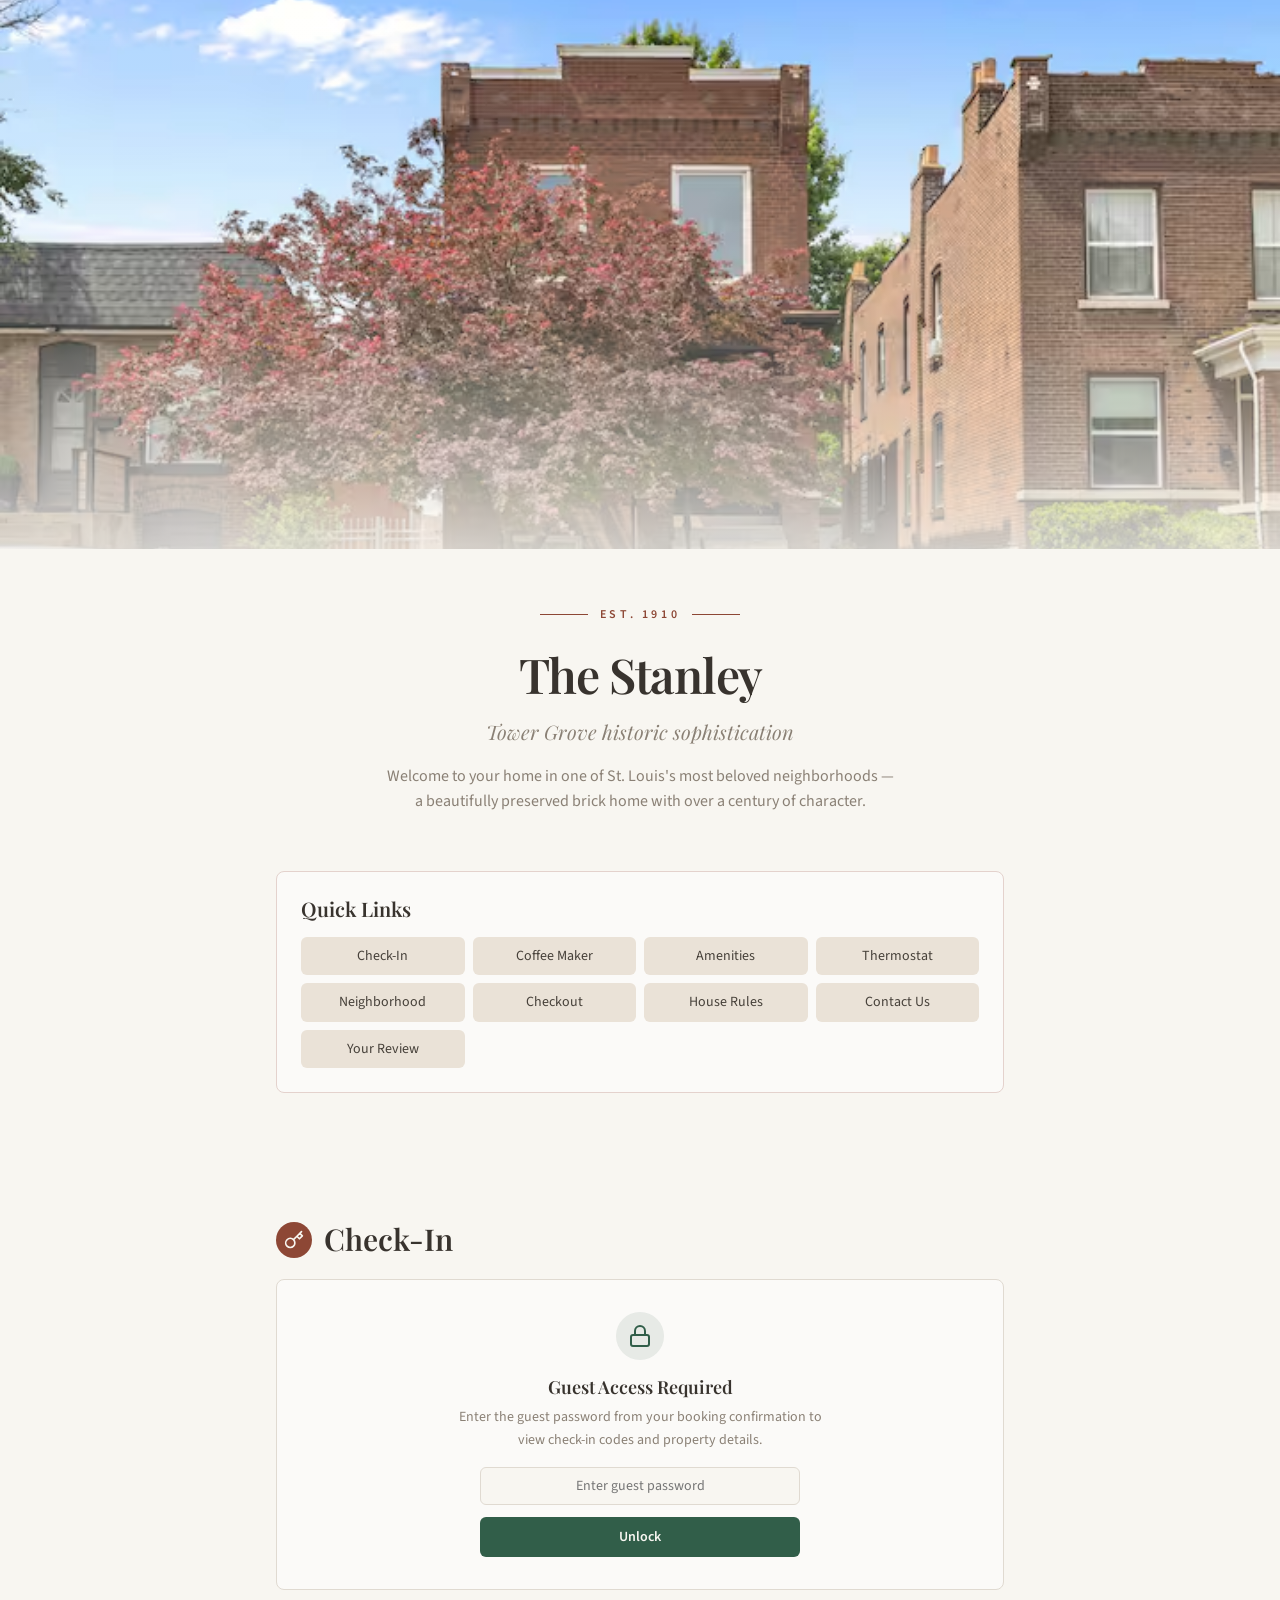
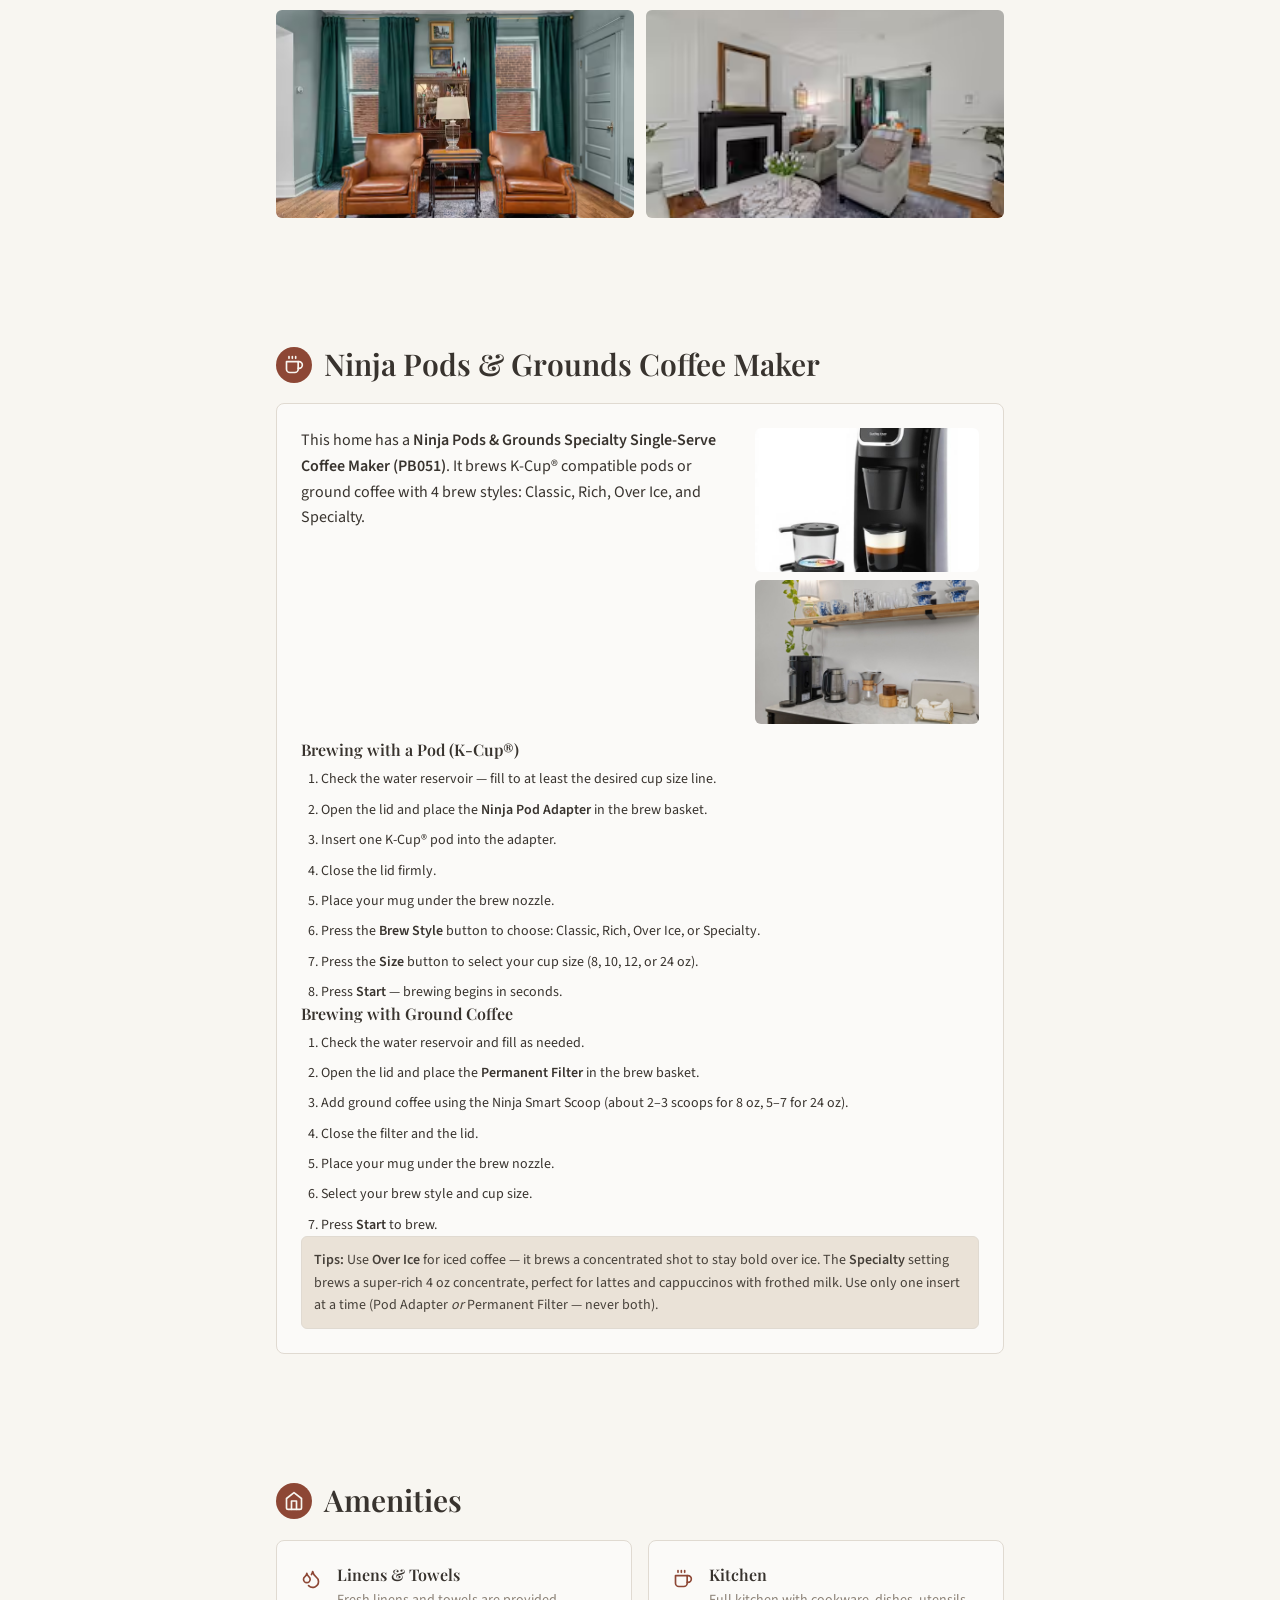
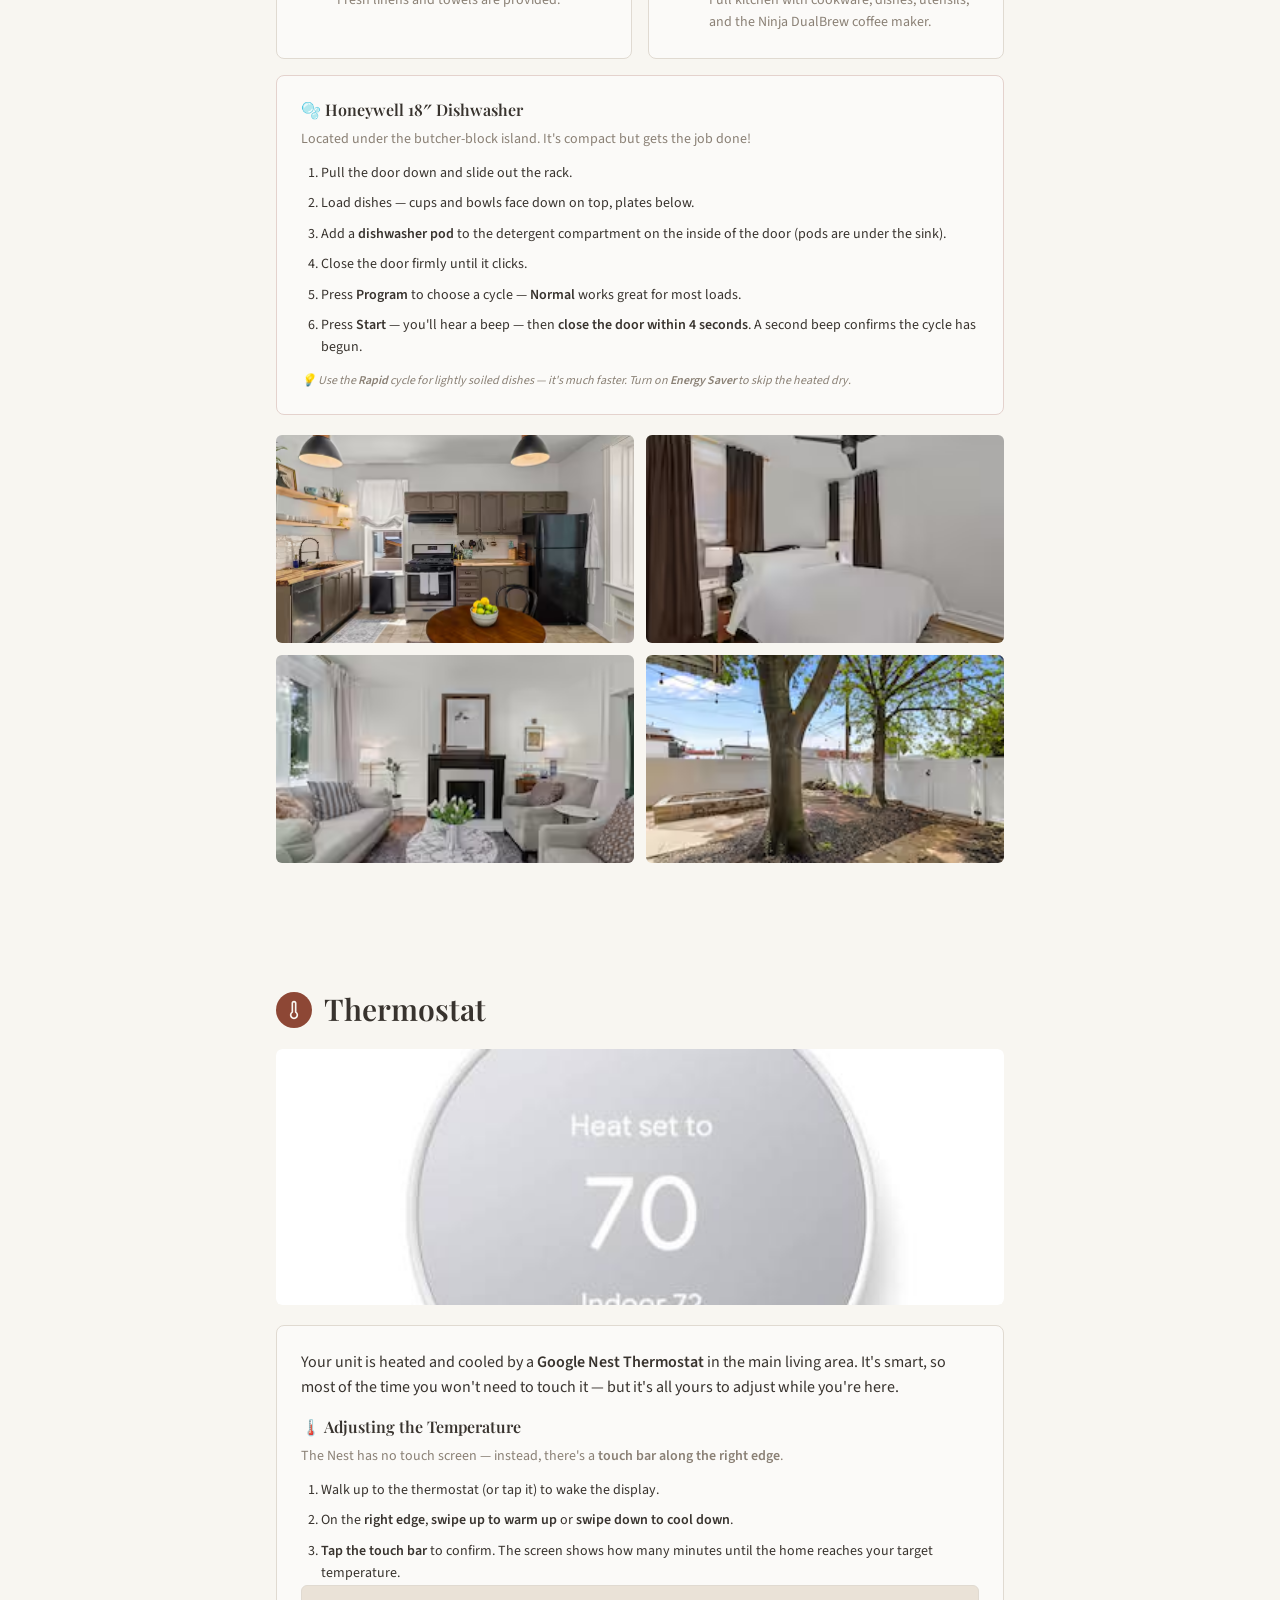
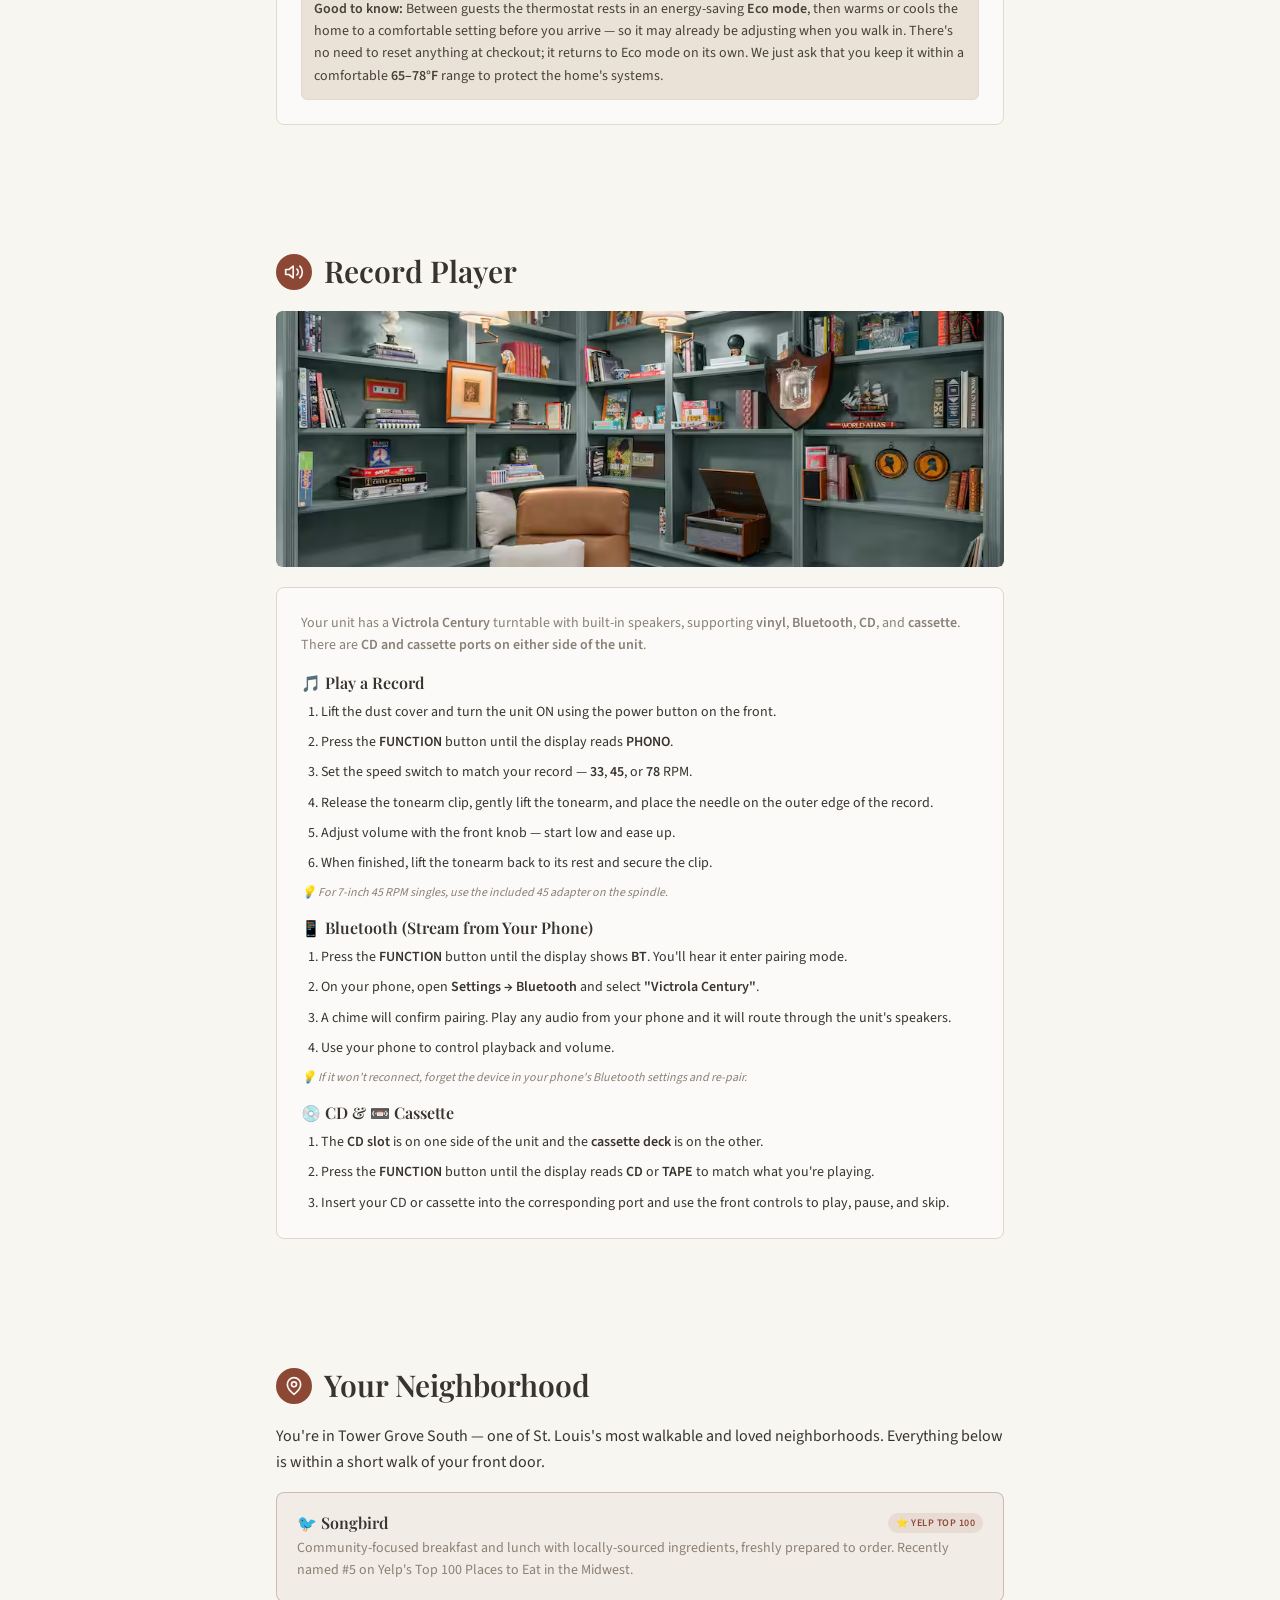
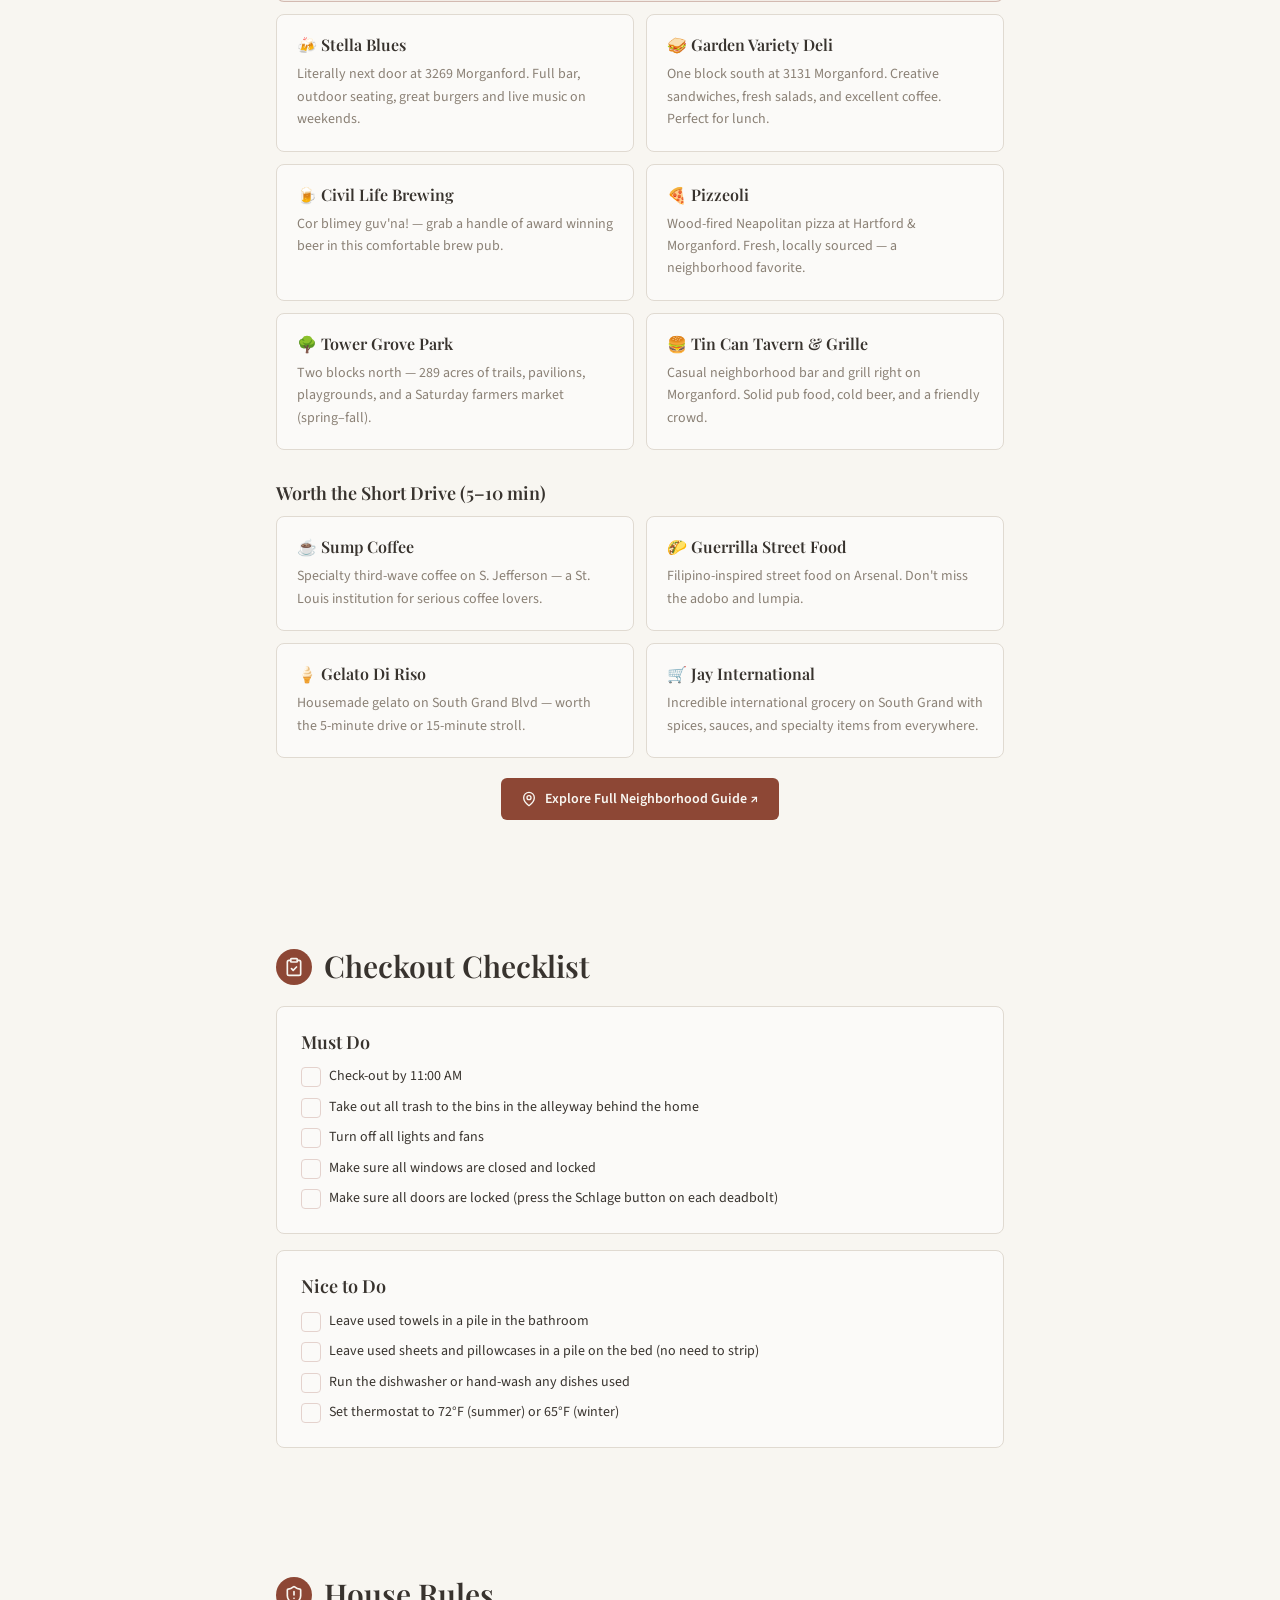
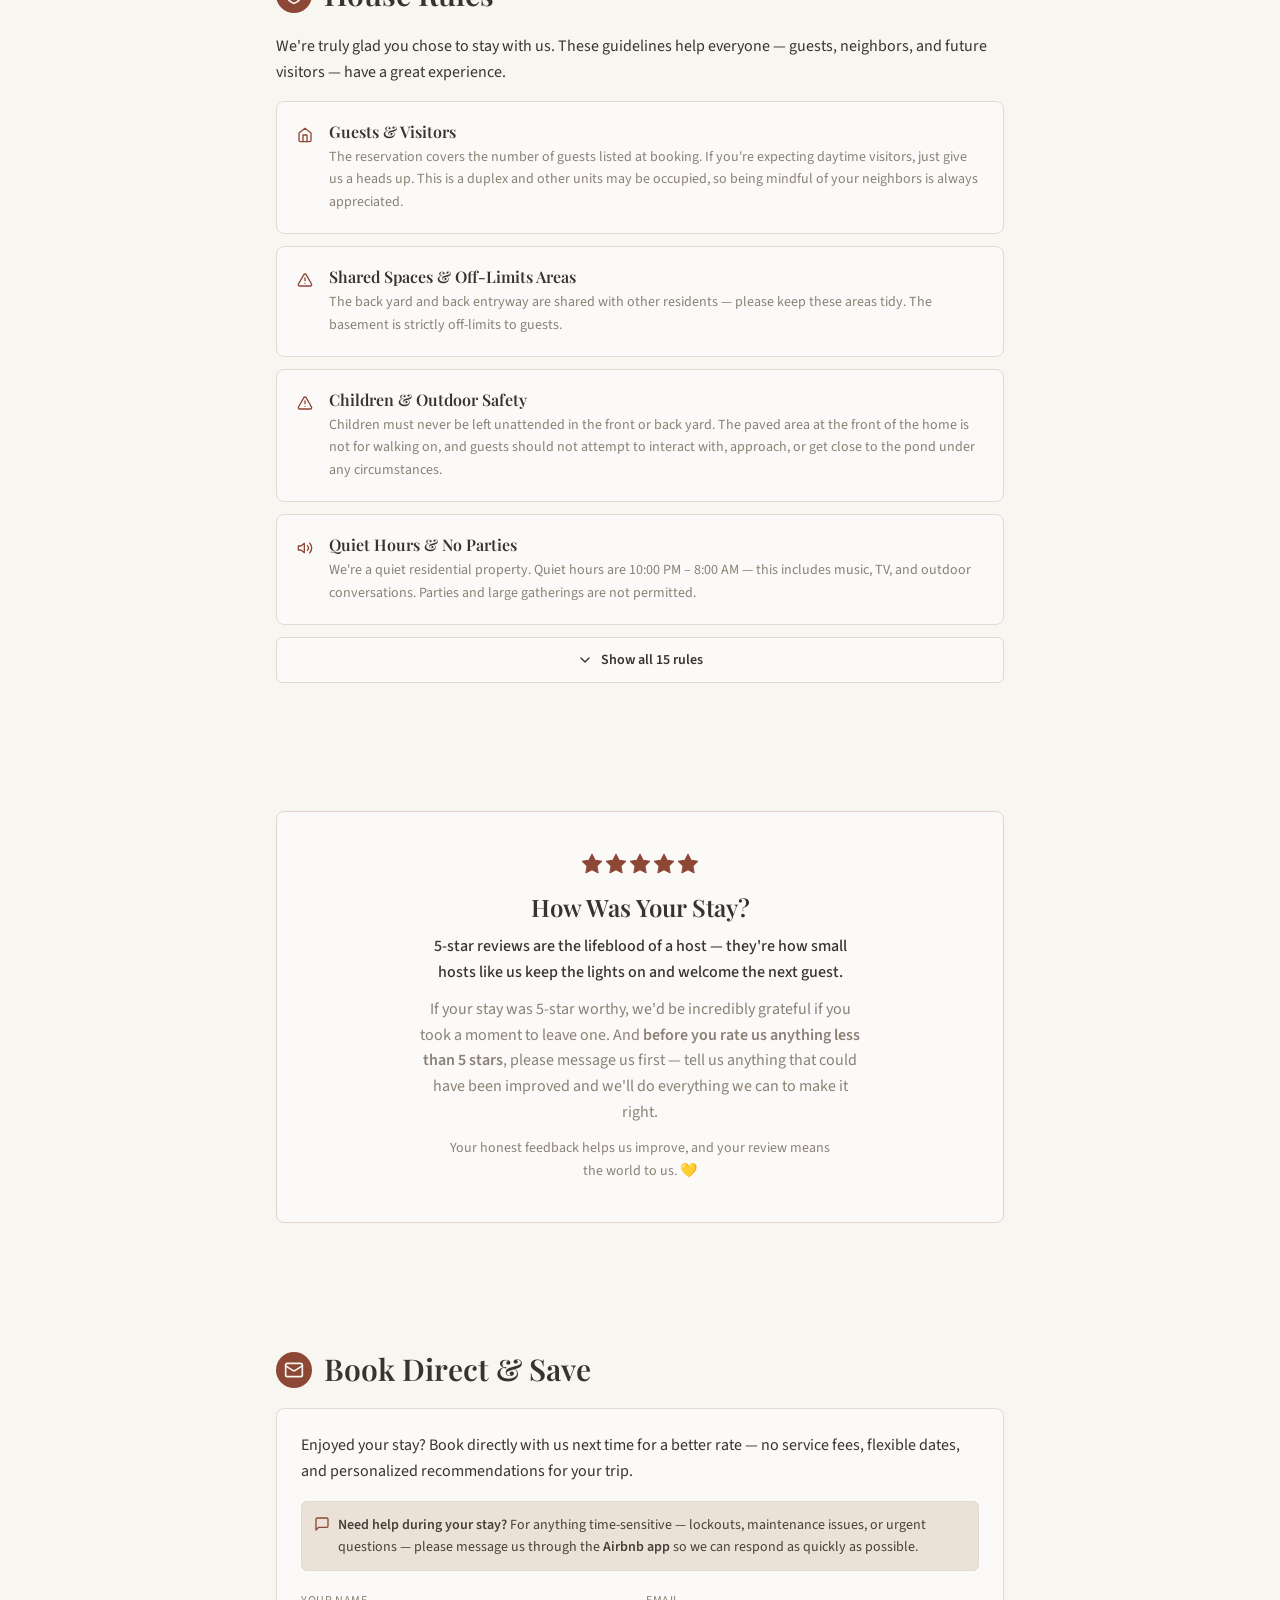
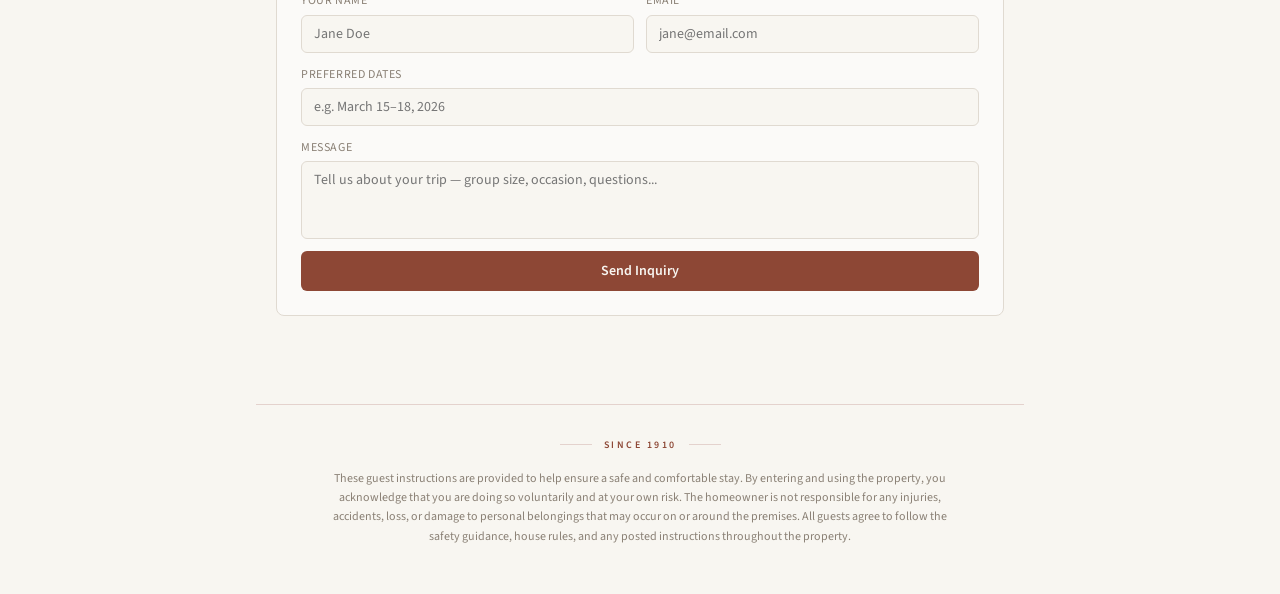
<file: morgan-ford-parlor/index.html>
<!DOCTYPE html>
<html lang="en">
<head>
  <meta charset="UTF-8">
  <meta name="viewport" content="width=device-width, initial-scale=1.0">
  <title>The Stanley — Guest Guide</title>
  <link rel="stylesheet" href="style.css">
</head>
<body>

<!-- ══════════════════════════════════════════════════════════
     HERO
══════════════════════════════════════════════════════════ -->
<header>
  <div class="hero-img-wrap">
    <img
      src="assets/stanley-exterior.jpg"
      alt="The Stanley — a classic brick row home in Tower Grove South"
      class="hero-img"
    />
    <div class="hero-gradient"></div>
  </div>
  <div class="hero-text">
    <div class="hero-divider">
      <span class="hero-divider-line"></span>
      <span class="hero-divider-label">Est. 1910</span>
      <span class="hero-divider-line"></span>
    </div>
    <h1 class="hero-title">The Stanley</h1>
    <p class="hero-subtitle">Tower Grove historic sophistication</p>
    <p class="hero-desc">Welcome to your home in one of St.&nbsp;Louis's most beloved neighborhoods — a beautifully preserved brick home with over a century of character.</p>
  </div>
</header>

<!-- ══════════════════════════════════════════════════════════
     QUICK LINKS
══════════════════════════════════════════════════════════ -->
<nav class="section-container pt-0">
  <div class="info-card border-brick-muted">
    <h2 class="card-h2">Quick Links</h2>
    <div class="quick-links-grid">
      <a href="#checkin"      class="quick-link">Check-In</a>
      <a href="#coffee"       class="quick-link">Coffee Maker</a>
      <a href="#amenities"    class="quick-link">Amenities</a>
      <a href="#thermostat" class="quick-link">Thermostat</a>
      <a href="#neighborhood" class="quick-link">Neighborhood</a>
      <a href="#checkout"     class="quick-link">Checkout</a>
      <a href="#rules"        class="quick-link">House Rules</a>
      <a href="#contact"      class="quick-link">Contact Us</a>
      <a href="#review"       class="quick-link">Your Review</a>
    </div>
  </div>
</nav>

<!-- ══════════════════════════════════════════════════════════
     CHECK-IN
══════════════════════════════════════════════════════════ -->
<section id="checkin" class="section-container">
  <div class="section-header">
    <div class="section-icon">
      <svg viewBox="0 0 24 24"><path d="m21 2-2 2m-7.61 7.61a5.5 5.5 0 1 1-7.778 7.778 5.5 5.5 0 0 1 7.777-7.777zm0 0L15.5 7.5m0 0 3 3L22 7l-3-3m-3.5 3.5L19 4"/></svg>
    </div>
    <h2 class="section-title">Check-In</h2>
  </div>

  <!-- Password Gate (shown when not unlocked) -->
  <div id="checkin-locked" class="password-gate">
    <div class="pg-icon-wrap">
      <div class="pg-icon-circle">
        <svg viewBox="0 0 24 24"><rect width="18" height="11" x="3" y="11" rx="2" ry="2"/><path d="M7 11V7a5 5 0 0 1 10 0v4"/></svg>
      </div>
    </div>
    <h3 class="pg-title">Guest Access Required</h3>
    <p class="pg-desc">Enter the guest password from your booking confirmation to view check-in codes and property details.</p>
    <form class="pg-form" id="pg-form" onsubmit="handlePasswordSubmit(event)">
      <input
        id="pg-input"
        type="password"
        maxlength="50"
        placeholder="Enter guest password"
        class="pg-input"
        oninput="document.getElementById('pg-error').classList.add('hidden')"
      />
      <p id="pg-error" class="pg-error hidden">Incorrect password. Please try again.</p>
      <button type="submit" class="pg-btn">Unlock</button>
    </form>
  </div>

  <!-- Check-in content (hidden until unlocked) -->
  <div id="checkin-content" class="hidden">

    <!-- Times -->
    <div class="grid-2">
      <div class="code-card">
        <p class="code-card-label">Check-In Time</p>
        <p class="code-box">3:00 PM</p>
      </div>
      <div class="code-card">
        <p class="code-card-label">Check-Out Time</p>
        <p class="code-box">11:00 AM</p>
      </div>
    </div>

    <!-- Codes -->
    <div class="grid-2 mt-4">
      <div class="code-card">
        <p class="code-card-label">Door Code</p>
        <p class="code-box">Sent via Airbnb</p>
      </div>
      <div class="code-card">
        <p class="code-card-label">Back Gate Code</p>
        <p class="code-box">9577</p>
      </div>
    </div>

    <!-- WiFi -->
    <div class="wifi-card mt-4">
      <div class="wifi-header">
        <svg viewBox="0 0 24 24"><path d="M5 12.55a11 11 0 0 1 14.08 0"/><path d="M1.42 9a16 16 0 0 1 21.16 0"/><path d="M8.53 16.11a6 6 0 0 1 6.95 0"/><line x1="12" x2="12.01" y1="20" y2="20"/></svg>
        <span class="wifi-label">WiFi: 3257 1st Floor</span>
      </div>
      <p class="code-box" id="wifi-password">GreatStay!</p>
      <button class="wifi-copy-btn" id="wifi-copy-btn" onclick="copyWifiPassword()">
        <svg id="wifi-copy-icon" viewBox="0 0 24 24"><rect width="14" height="14" x="8" y="8" rx="2" ry="2"/><path d="M4 16c-1.1 0-2-.9-2-2V4c0-1.1.9-2 2-2h10c1.1 0 2 .9 2 2"/></svg>
        <svg id="wifi-check-icon" viewBox="0 0 24 24" class="hidden"><path d="M20 6 9 17l-5-5"/></svg>
        <span id="wifi-copy-label">Copy password</span>
      </button>
    </div>

    <!-- Arrival Instructions -->
    <div class="info-card mt-4">
      <h3 class="card-h3">Arrival Instructions</h3>
      <p style="font-size:0.875rem;color:var(--muted-fg);margin-bottom:0.75rem;">
        The front and back doors use a <strong>Schlage Encode Smart Deadbolt</strong> — no physical key needed.
      </p>
      <ol class="steps">
        <li>Navigate to the address provided in your booking confirmation.</li>
        <li>At the front door, enter your <strong>guest code</strong> on the Schlage touchscreen keypad — the deadbolt will unlock automatically.</li>
        <li>Let yourself in and make yourself at home!</li>
        <li>To lock the door, press the <strong>Schlage button</strong> on the keypad.</li>
      </ol>
    </div>

    <!-- Back Gate Collapsible -->
    <div class="info-card mt-4">
      <button class="collapsible-trigger" onclick="toggleBackGate()" aria-expanded="false" id="back-gate-trigger">
        <div class="collapsible-trigger-left">
          <svg viewBox="0 0 24 24"><rect width="18" height="11" x="3" y="11" rx="2" ry="2"/><path d="M7 11V7a5 5 0 0 1 10 0v4"/></svg>
          <h3 class="card-h3" style="margin:0;">Back Gate &amp; Parking Access</h3>
        </div>
        <svg class="collapsible-chevron" id="back-gate-chevron" viewBox="0 0 24 24"><path d="m6 9 6 6 6-6"/></svg>
      </button>
      <div id="back-gate-body" class="hidden">
        <div class="collapsible-body">
          <h4 class="card-h4">Finding the Parking Spot</h4>
          <p style="font-size:0.875rem;color:var(--fg);margin-bottom:0.75rem;">
            Your private parking space is tucked behind the home, accessed from the alley. From Morgan Ford Rd, turn onto <strong>Fyler Ave</strong> and look for the alley entrance just past <strong>Stella Blues Grill</strong>. Head up the alley and you'll find the parking pad directly behind the house — your designated space is highlighted on the map below.
          </p>
          <figure class="parking-map-figure">
            <div style="position:relative;">
              <img
                src="assets/morganford-parking-map.png"
                alt="Map showing the parking area behind the home, accessible from the alley off Fyler Ave"
                loading="lazy"
              />
              <div class="parking-label" aria-hidden="true">Your Parking ↑</div>
            </div>
            <figcaption class="parking-map-caption">Your parking pad (highlighted) sits directly behind the home, off the alley.</figcaption>
          </figure>

          <h4 class="card-h4 mt-4">Using the Back Gate</h4>
          <p style="font-size:0.875rem;color:var(--fg);margin-bottom:0.75rem;">
            The back gate is secured with a <strong>Yardlock</strong> — a keyless latch. Your <strong>Back Gate Code</strong> is shown in the Check-In section above.
          </p>
          <ol class="steps">
            <li>Enter <strong>9577</strong> on the Yardlock keypad on the outside of the gate.</li>
            <li>Once unlocked, <strong>pull the lock itself toward you and down</strong> to release the latch — the gate will swing open.</li>
            <li>After entering, push the gate firmly shut behind you until it <strong>clicks</strong> locked.</li>
          </ol>
          <p style="font-size:0.75rem;color:var(--muted-fg);margin-top:0.75rem;">
            The Yardlock re-locks automatically when the gate closes — just make sure you hear the click.
          </p>
        </div>
      </div>
    </div>

  </div><!-- /checkin-content -->

  <!-- Photos always visible -->
  <div class="photo-grid-2">
    <img src="assets/stanley-living-room.jpg" alt="The Stanley living room with leather chairs and emerald drapes" />
    <img src="assets/stanley-front-parlor.jpg" alt="The Stanley front parlor with marble fireplace" />
  </div>
</section>

<!-- ══════════════════════════════════════════════════════════
     COFFEE MAKER
══════════════════════════════════════════════════════════ -->
<section id="coffee" class="section-container">
  <div class="section-header">
    <div class="section-icon">
      <svg viewBox="0 0 24 24"><path d="M17 8h1a4 4 0 1 1 0 8h-1"/><path d="M3 8h14v9a4 4 0 0 1-4 4H7a4 4 0 0 1-4-4Z"/><line x1="6" x2="6" y1="2" y2="4"/><line x1="10" x2="10" y1="2" y2="4"/><line x1="14" x2="14" y1="2" y2="4"/></svg>
    </div>
    <h2 class="section-title">Ninja Pods &amp; Grounds Coffee Maker</h2>
  </div>
  <div class="info-card">
    <div class="coffee-flex mb-4">
      <div class="coffee-text">
        <p style="color:var(--fg);">This home has a <strong>Ninja Pods &amp; Grounds Specialty Single-Serve Coffee Maker (PB051)</strong>. It brews K-Cup® compatible pods or ground coffee with 4 brew styles: Classic, Rich, Over Ice, and Specialty.</p>
      </div>
      <div class="coffee-images">
        <img src="assets/ninja-dualbrew.jpg" alt="Ninja PB051 Pods &amp; Grounds coffee maker" />
        <img src="assets/stanley-coffee-station.jpg" alt="The Stanley coffee station with kettle, pour-over, grinder, and toaster" />
      </div>
    </div>

    <h3 class="card-h3">Brewing with a Pod (K-Cup®)</h3>
    <ol class="steps mb-4">
      <li>Check the water reservoir — fill to at least the desired cup size line.</li>
      <li>Open the lid and place the <strong>Ninja Pod Adapter</strong> in the brew basket.</li>
      <li>Insert one K-Cup® pod into the adapter.</li>
      <li>Close the lid firmly.</li>
      <li>Place your mug under the brew nozzle.</li>
      <li>Press the <strong>Brew Style</strong> button to choose: Classic, Rich, Over Ice, or Specialty.</li>
      <li>Press the <strong>Size</strong> button to select your cup size (8, 10, 12, or 24 oz).</li>
      <li>Press <strong>Start</strong> — brewing begins in seconds.</li>
    </ol>

    <h3 class="card-h3">Brewing with Ground Coffee</h3>
    <ol class="steps mb-4">
      <li>Check the water reservoir and fill as needed.</li>
      <li>Open the lid and place the <strong>Permanent Filter</strong> in the brew basket.</li>
      <li>Add ground coffee using the Ninja Smart Scoop (about 2–3 scoops for 8 oz, 5–7 for 24 oz).</li>
      <li>Close the filter and the lid.</li>
      <li>Place your mug under the brew nozzle.</li>
      <li>Select your brew style and cup size.</li>
      <li>Press <strong>Start</strong> to brew.</li>
    </ol>

    <div class="tips-box">
      <strong>Tips:</strong> Use <strong>Over Ice</strong> for iced coffee — it brews a concentrated shot to stay bold over ice. The <strong>Specialty</strong> setting brews a super-rich 4 oz concentrate, perfect for lattes and cappuccinos with frothed milk. Use only one insert at a time (Pod Adapter <em>or</em> Permanent Filter — never both).
    </div>
  </div>
</section>

<!-- ══════════════════════════════════════════════════════════
     AMENITIES
══════════════════════════════════════════════════════════ -->
<section id="amenities" class="section-container">
  <div class="section-header">
    <div class="section-icon">
      <svg viewBox="0 0 24 24"><path d="m3 9 9-7 9 7v11a2 2 0 0 1-2 2H5a2 2 0 0 1-2-2z"/><polyline points="9 22 9 12 15 12 15 22"/></svg>
    </div>
    <h2 class="section-title">Amenities</h2>
  </div>

  <div class="grid-2">
    <div class="icon-card">
      <div class="icon-card-icon">
        <svg viewBox="0 0 24 24"><path d="M7 16.3c2.2 0 4-1.83 4-4.05 0-1.16-.57-2.26-1.71-3.19S7.29 6.75 7 5.3c-.29 1.45-1.14 2.84-2.29 3.76S3 11.1 3 12.25c0 2.22 1.8 4.05 4 4.05z"/><path d="M12.56 6.6A10.97 10.97 0 0 0 14 3.02c.5 2.5 2 4.9 4 6.5s3 3.5 3 5.5a6.98 6.98 0 0 1-11.91 4.97"/></svg>
      </div>
      <div>
        <h4 class="icon-card-title">Linens &amp; Towels</h4>
        <p class="icon-card-desc">Fresh linens and towels are provided.</p>
      </div>
    </div>
    <div class="icon-card">
      <div class="icon-card-icon">
        <svg viewBox="0 0 24 24"><path d="M17 8h1a4 4 0 1 1 0 8h-1"/><path d="M3 8h14v9a4 4 0 0 1-4 4H7a4 4 0 0 1-4-4Z"/><line x1="6" x2="6" y1="2" y2="4"/><line x1="10" x2="10" y1="2" y2="4"/><line x1="14" x2="14" y1="2" y2="4"/></svg>
      </div>
      <div>
        <h4 class="icon-card-title">Kitchen</h4>
        <p class="icon-card-desc">Full kitchen with cookware, dishes, utensils, and the Ninja DualBrew coffee maker.</p>
      </div>
    </div>
  </div>

  <!-- Dishwasher -->
  <div class="info-card border-brick-muted mt-4">
    <h3 class="card-h3">🫧 Honeywell 18″ Dishwasher</h3>
    <p style="font-size:0.875rem;color:var(--muted-fg);margin-bottom:0.75rem;">
      Located under the butcher-block island. It's compact but gets the job done!
    </p>
    <ol class="steps">
      <li>Pull the door down and slide out the rack.</li>
      <li>Load dishes — cups and bowls face down on top, plates below.</li>
      <li>Add a <strong>dishwasher pod</strong> to the detergent compartment on the inside of the door (pods are under the sink).</li>
      <li>Close the door firmly until it clicks.</li>
      <li>Press <strong>Program</strong> to choose a cycle — <strong>Normal</strong> works great for most loads.</li>
      <li>Press <strong>Start</strong> — you'll hear a beep — then <strong>close the door within 4 seconds</strong>. A second beep confirms the cycle has begun.</li>
    </ol>
    <p style="font-size:0.75rem;color:var(--muted-fg);margin-top:0.75rem;font-style:italic;">
      💡 Use the <strong>Rapid</strong> cycle for lightly soiled dishes — it's much faster. Turn on <strong>Energy Saver</strong> to skip the heated dry.
    </p>
  </div>

  <div class="photo-grid-2">
    <img src="assets/stanley-kitchen.jpg"      alt="The Stanley eat-in kitchen with butcher-block counters and gas range" />
    <img src="assets/stanley-bedroom.jpg"      alt="The Stanley bedroom with king bed and ceiling fan" />
    <img src="assets/stanley-sitting-room.jpg" alt="The Stanley sitting room with marble fireplace" />
    <img src="assets/stanley-backyard.jpg"     alt="The Stanley private backyard with mature shade tree and string lights" />
  </div>
</section>

<!-- ══════════════════════════════════════════════════════════
     THERMOSTAT
══════════════════════════════════════════════════════════ -->
<section id="thermostat" class="section-container">
  <div class="section-header">
    <div class="section-icon">
      <svg viewBox="0 0 24 24"><path d="M14 4v10.54a4 4 0 1 1-4 0V4a2 2 0 0 1 4 0Z"/></svg>
    </div>
    <h2 class="section-title">Thermostat</h2>
  </div>

  <div class="photo-full mb-5">
    <img src="assets/nest-thermostat.jpg" alt="Google Nest Thermostat mounted in the main living area" loading="lazy" />
  </div>

  <div class="info-card">
    <p style="color:var(--fg);margin-bottom:1rem;">
      Your unit is heated and cooled by a <strong>Google Nest Thermostat</strong> in the main living area. It's smart, so most of the time you won't need to touch it — but it's all yours to adjust while you're here.
    </p>

    <h3 class="card-h3">🌡️ Adjusting the Temperature</h3>
    <p style="font-size:0.875rem;color:var(--muted-fg);margin-bottom:0.75rem;">
      The Nest has no touch screen — instead, there's a <strong>touch bar along the right edge</strong>.
    </p>
    <ol class="steps mb-4">
      <li>Walk up to the thermostat (or tap it) to wake the display.</li>
      <li>On the <strong>right edge</strong>, <strong>swipe up to warm up</strong> or <strong>swipe down to cool down</strong>.</li>
      <li><strong>Tap the touch bar</strong> to confirm. The screen shows how many minutes until the home reaches your target temperature.</li>
    </ol>

    <div class="tips-box">
      <strong>Good to know:</strong> Between guests the thermostat rests in an energy-saving <strong>Eco mode</strong>, then warms or cools the home to a comfortable setting before you arrive — so it may already be adjusting when you walk in. There's no need to reset anything at checkout; it returns to Eco mode on its own. We just ask that you keep it within a comfortable <strong>65–78°F</strong> range to protect the home's systems.
    </div>
  </div>
</section>
  
<!-- ══════════════════════════════════════════════════════════
     RECORD PLAYER
══════════════════════════════════════════════════════════ -->
<section id="record-player" class="section-container">
  <div class="section-header">
    <div class="section-icon">
      <svg viewBox="0 0 24 24"><polygon points="11 5 6 9 2 9 2 15 6 15 11 19 11 5"/><path d="M15.54 8.46a5 5 0 0 1 0 7.07"/><path d="M19.07 4.93a10 10 0 0 1 0 14.14"/></svg>
    </div>
    <h2 class="section-title">Record Player</h2>
  </div>

  <div class="photo-full mb-5">
    <img src="assets/stanley-library.jpg" alt="The Stanley library nook with leather chair, bookshelves, and Victrola turntable" />
  </div>

  <div class="info-card border-brick-muted">
    <p style="font-size:0.875rem;color:var(--muted-fg);margin-bottom:1rem;">
      Your unit has a <strong>Victrola Century</strong> turntable with built-in speakers, supporting <strong>vinyl</strong>, <strong>Bluetooth</strong>, <strong>CD</strong>, and <strong>cassette</strong>. There are <strong>CD and cassette ports on either side of the unit</strong>.
    </p>

    <div class="record-section">
      <h3 class="record-section-title">🎵 Play a Record</h3>
      <ol class="steps">
        <li>Lift the dust cover and turn the unit ON using the power button on the front.</li>
        <li>Press the <strong>FUNCTION</strong> button until the display reads <strong>PHONO</strong>.</li>
        <li>Set the speed switch to match your record — <strong>33</strong>, <strong>45</strong>, or <strong>78</strong> RPM.</li>
        <li>Release the tonearm clip, gently lift the tonearm, and place the needle on the outer edge of the record.</li>
        <li>Adjust volume with the front knob — start low and ease up.</li>
        <li>When finished, lift the tonearm back to its rest and secure the clip.</li>
      </ol>
      <p class="record-tip">💡 For 7-inch 45 RPM singles, use the included 45 adapter on the spindle.</p>
    </div>

    <div class="record-section">
      <h3 class="record-section-title">📱 Bluetooth (Stream from Your Phone)</h3>
      <ol class="steps">
        <li>Press the <strong>FUNCTION</strong> button until the display shows <strong>BT</strong>. You'll hear it enter pairing mode.</li>
        <li>On your phone, open <strong>Settings → Bluetooth</strong> and select <strong>"Victrola Century"</strong>.</li>
        <li>A chime will confirm pairing. Play any audio from your phone and it will route through the unit's speakers.</li>
        <li>Use your phone to control playback and volume.</li>
      </ol>
      <p class="record-tip">💡 If it won't reconnect, forget the device in your phone's Bluetooth settings and re-pair.</p>
    </div>

    <div class="record-section">
      <h3 class="record-section-title">💿 CD &amp; 📼 Cassette</h3>
      <ol class="steps">
        <li>The <strong>CD slot</strong> is on one side of the unit and the <strong>cassette deck</strong> is on the other.</li>
        <li>Press the <strong>FUNCTION</strong> button until the display reads <strong>CD</strong> or <strong>TAPE</strong> to match what you're playing.</li>
        <li>Insert your CD or cassette into the corresponding port and use the front controls to play, pause, and skip.</li>
      </ol>
    </div>
  </div>
</section>

<!-- ══════════════════════════════════════════════════════════
     NEIGHBORHOOD
══════════════════════════════════════════════════════════ -->
<section id="neighborhood" class="section-container">
  <div class="section-header">
    <div class="section-icon">
      <svg viewBox="0 0 24 24"><path d="M20 10c0 6-8 12-8 12s-8-6-8-12a8 8 0 0 1 16 0Z"/><circle cx="12" cy="10" r="3"/></svg>
    </div>
    <h2 class="section-title">Your Neighborhood</h2>
  </div>

  <p style="color:var(--fg);margin-bottom:1rem;">
    You're in Tower Grove South — one of St.&nbsp;Louis's most walkable and loved neighborhoods. Everything below is within a short walk of your front door.
  </p>

  <div class="neighborhood-grid">
    <div class="nbhd-card highlight full-row">
      <div class="nbhd-card-header">
        <h4 class="nbhd-title">🐦 Songbird</h4>
        <span class="nbhd-badge">⭐ Yelp Top 100</span>
      </div>
      <p class="nbhd-desc">Community-focused breakfast and lunch with locally-sourced ingredients, freshly prepared to order. Recently named #5 on Yelp's Top 100 Places to Eat in the Midwest.</p>
    </div>
    <div class="nbhd-card">
      <h4 class="nbhd-title mb-2">🍻 Stella Blues</h4>
      <p class="nbhd-desc">Literally next door at 3269 Morganford. Full bar, outdoor seating, great burgers and live music on weekends.</p>
    </div>
    <div class="nbhd-card">
      <h4 class="nbhd-title mb-2">🥪 Garden Variety Deli</h4>
      <p class="nbhd-desc">One block south at 3131 Morganford. Creative sandwiches, fresh salads, and excellent coffee. Perfect for lunch.</p>
    </div>
    <div class="nbhd-card">
      <h4 class="nbhd-title mb-2">🍺 Civil Life Brewing</h4>
      <p class="nbhd-desc">Cor blimey guv'na! — grab a handle of award winning beer in this comfortable brew pub.</p>
    </div>
    <div class="nbhd-card">
      <h4 class="nbhd-title mb-2">🍕 Pizzeoli</h4>
      <p class="nbhd-desc">Wood-fired Neapolitan pizza at Hartford &amp; Morganford. Fresh, locally sourced — a neighborhood favorite.</p>
    </div>
    <div class="nbhd-card">
      <h4 class="nbhd-title mb-2">🌳 Tower Grove Park</h4>
      <p class="nbhd-desc">Two blocks north — 289 acres of trails, pavilions, playgrounds, and a Saturday farmers market (spring–fall).</p>
    </div>
    <div class="nbhd-card">
      <h4 class="nbhd-title mb-2">🍔 Tin Can Tavern &amp; Grille</h4>
      <p class="nbhd-desc">Casual neighborhood bar and grill right on Morganford. Solid pub food, cold beer, and a friendly crowd.</p>
    </div>
  </div>

  <h3 class="nbhd-subheading">Worth the Short Drive (5–10 min)</h3>
  <div class="neighborhood-grid">
    <div class="nbhd-card">
      <h4 class="nbhd-title mb-2">☕ Sump Coffee</h4>
      <p class="nbhd-desc">Specialty third-wave coffee on S. Jefferson — a St. Louis institution for serious coffee lovers.</p>
    </div>
    <div class="nbhd-card">
      <h4 class="nbhd-title mb-2">🌮 Guerrilla Street Food</h4>
      <p class="nbhd-desc">Filipino-inspired street food on Arsenal. Don't miss the adobo and lumpia.</p>
    </div>
    <div class="nbhd-card">
      <h4 class="nbhd-title mb-2">🍦 Gelato Di Riso</h4>
      <p class="nbhd-desc">Housemade gelato on South Grand Blvd — worth the 5-minute drive or 15-minute stroll.</p>
    </div>
    <div class="nbhd-card">
      <h4 class="nbhd-title mb-2">🛒 Jay International</h4>
      <p class="nbhd-desc">Incredible international grocery on South Grand with spices, sauces, and specialty items from everywhere.</p>
    </div>
  </div>

  <div style="margin-top:1.25rem;text-align:center;">
    <a href="tower-grove-south.html" class="explore-btn">
      <svg viewBox="0 0 24 24"><path d="M20 10c0 6-8 12-8 12s-8-6-8-12a8 8 0 0 1 16 0Z"/><circle cx="12" cy="10" r="3"/></svg>
      Explore Full Neighborhood Guide ↗
    </a>
  </div>
</section>

<!-- ══════════════════════════════════════════════════════════
     CHECKOUT
══════════════════════════════════════════════════════════ -->
<section id="checkout" class="section-container">
  <div class="section-header">
    <div class="section-icon">
      <svg viewBox="0 0 24 24"><rect width="8" height="4" x="8" y="2" rx="1" ry="1"/><path d="M16 4h2a2 2 0 0 1 2 2v14a2 2 0 0 1-2 2H6a2 2 0 0 1-2-2V6a2 2 0 0 1 2-2h2"/><path d="m9 14 2 2 4-4"/></svg>
    </div>
    <h2 class="section-title">Checkout Checklist</h2>
  </div>

  <div class="space-y-4">
    <div class="info-card">
      <h3 class="checklist-title">Must Do</h3>
      <ul class="checklist-items">
        <li class="checklist-item"><span class="checklist-box"></span>Check-out by 11:00 AM</li>
        <li class="checklist-item"><span class="checklist-box"></span>Take out all trash to the bins in the alleyway behind the home</li>
        <li class="checklist-item"><span class="checklist-box"></span>Turn off all lights and fans</li>
        <li class="checklist-item"><span class="checklist-box"></span>Make sure all windows are closed and locked</li>
        <li class="checklist-item"><span class="checklist-box"></span>Make sure all doors are locked (press the Schlage button on each deadbolt)</li>
      </ul>
    </div>
    <div class="info-card">
      <h3 class="checklist-title">Nice to Do</h3>
      <ul class="checklist-items">
        <li class="checklist-item"><span class="checklist-box"></span>Leave used towels in a pile in the bathroom</li>
        <li class="checklist-item"><span class="checklist-box"></span>Leave used sheets and pillowcases in a pile on the bed (no need to strip)</li>
        <li class="checklist-item"><span class="checklist-box"></span>Run the dishwasher or hand-wash any dishes used</li>
        <li class="checklist-item"><span class="checklist-box"></span>Set thermostat to 72°F (summer) or 65°F (winter)</li>
      </ul>
    </div>
  </div>
</section>

<!-- ══════════════════════════════════════════════════════════
     HOUSE RULES
══════════════════════════════════════════════════════════ -->
<section id="rules" class="section-container">
  <div class="section-header">
    <div class="section-icon">
      <svg viewBox="0 0 24 24"><path d="M20 13c0 5-3.5 7.5-7.66 8.95a1 1 0 0 1-.67-.01C7.5 20.5 4 18 4 13V6a1 1 0 0 1 1-1c2 0 4.5-1.2 6.24-2.72a1.17 1.17 0 0 1 1.52 0C14.51 3.81 17 5 19 5a1 1 0 0 1 1 1z"/><path d="M12 8v4"/><path d="M12 16h.01"/></svg>
    </div>
    <h2 class="section-title">House Rules</h2>
  </div>

  <p style="color:var(--fg);margin-bottom:1rem;">
    We're truly glad you chose to stay with us. These guidelines help everyone — guests, neighbors, and future visitors — have a great experience.
  </p>

  <div id="rules-list">
    <!-- Rule 1 -->
    <div class="rule-card">
      <div class="rule-icon"><svg viewBox="0 0 24 24"><path d="m3 9 9-7 9 7v11a2 2 0 0 1-2 2H5a2 2 0 0 1-2-2z"/><polyline points="9 22 9 12 15 12 15 22"/></svg></div>
      <div><h4 class="rule-title">Guests &amp; Visitors</h4><p class="rule-desc">The reservation covers the number of guests listed at booking. If you're expecting daytime visitors, just give us a heads up. This is a duplex and other units may be occupied, so being mindful of your neighbors is always appreciated.</p></div>
    </div>
    <!-- Rule 2 -->
    <div class="rule-card">
      <div class="rule-icon"><svg viewBox="0 0 24 24"><path d="m21.73 18-8-14a2 2 0 0 0-3.48 0l-8 14A2 2 0 0 0 4 21h16a2 2 0 0 0 1.73-3Z"/><path d="M12 9v4"/><path d="M12 17h.01"/></svg></div>
      <div><h4 class="rule-title">Shared Spaces &amp; Off-Limits Areas</h4><p class="rule-desc">The back yard and back entryway are shared with other residents — please keep these areas tidy. The basement is strictly off-limits to guests.</p></div>
    </div>
    <!-- Rule 3 -->
    <div class="rule-card">
      <div class="rule-icon"><svg viewBox="0 0 24 24"><path d="m21.73 18-8-14a2 2 0 0 0-3.48 0l-8 14A2 2 0 0 0 4 21h16a2 2 0 0 0 1.73-3Z"/><path d="M12 9v4"/><path d="M12 17h.01"/></svg></div>
      <div><h4 class="rule-title">Children &amp; Outdoor Safety</h4><p class="rule-desc">Children must never be left unattended in the front or back yard. The paved area at the front of the home is not for walking on, and guests should not attempt to interact with, approach, or get close to the pond under any circumstances.</p></div>
    </div>
    <!-- Rule 4 -->
    <div class="rule-card">
      <div class="rule-icon"><svg viewBox="0 0 24 24"><polygon points="11 5 6 9 2 9 2 15 6 15 11 19 11 5"/><path d="M15.54 8.46a5 5 0 0 1 0 7.07"/><path d="M19.07 4.93a10 10 0 0 1 0 14.14"/></svg></div>
      <div><h4 class="rule-title">Quiet Hours &amp; No Parties</h4><p class="rule-desc">We're a quiet residential property. Quiet hours are 10:00 PM – 8:00 AM — this includes music, TV, and outdoor conversations. Parties and large gatherings are not permitted.</p></div>
    </div>
    <!-- Rules 5–15 (hidden initially) -->
    <div id="rules-extra" class="hidden">
      <!-- Rule 5 -->
      <div class="rule-card">
        <div class="rule-icon"><svg viewBox="0 0 24 24"><path d="M18 12H2v4h16"/><path d="M22 12v4"/><path d="M7 12v4"/><path d="M18 8c0-2.5-2-2.5-2-5"/><path d="M22 8c0-2.5-2-2.5-2-5"/></svg></div>
        <div><h4 class="rule-title">No Smoking or Vaping</h4><p class="rule-desc">Smoking and vaping (including marijuana) are not permitted anywhere inside the unit or on the property. The home is equipped with smoke and vape detection sensors.</p></div>
      </div>
      <!-- Rule 6 -->
      <div class="rule-card">
        <div class="rule-icon"><svg viewBox="0 0 24 24"><path d="M10 5.172C10 3.782 8.423 2.679 6.5 3c-2.823.47-4.113 6.006-4 7 .08.703 1.725 1.722 3.656 1 1.261-.472 1.96-1.45 2.344-2.5"/><path d="m14.267 5.172c0-1.39 1.577-2.493 3.5-2.172 2.823.47 4.113 6.006 4 7-.08.703-1.725 1.722-3.656 1-1.261-.472-1.855-1.45-2.239-2.5"/><path d="M8 14v.5"/><path d="M16 14v.5"/><path d="M11.25 16.25h1.5L12 17l-.75-.75Z"/><path d="M4.42 11.247A13.152 13.152 0 0 0 4 14.556C4 18.728 7.582 21 12 21s8-2.272 8-6.444c0-1.061-.162-2.2-.493-3.309m-9.243-6.082A8.801 8.801 0 0 1 12 5c.78 0 1.5.108 2.161.306"/></svg></div>
        <div><h4 class="rule-title">Pets</h4><p class="rule-desc">We love pets! However, we aren't able to accommodate them unless explicitly approved at booking. Please reach out before booking if you'd like to discuss.</p></div>
      </div>
      <!-- Rule 7 -->
      <div class="rule-card">
        <div class="rule-icon"><svg viewBox="0 0 24 24"><circle cx="12" cy="12" r="10"/><path d="M9 17V7h4a3 3 0 0 1 0 6H9"/></svg></div>
        <div><h4 class="rule-title">Parking</h4><p class="rule-desc">One private parking space in the back — use only the space designated for this unit. Street parking also available. Note: street cleaning on Morganford occurs on Wednesdays — check No Parking signs for times.</p></div>
      </div>
      <!-- Rule 8 -->
      <div class="rule-card">
        <div class="rule-icon"><svg viewBox="0 0 24 24"><path d="M12 22v-5"/><path d="M9 8V2"/><path d="M15 8V2"/><path d="M18 8v5a4 4 0 0 1-4 4h-4a4 4 0 0 1-4-4V8Z"/></svg></div>
        <div><h4 class="rule-title">Don't Unplug Devices</h4><p class="rule-desc">The WiFi router, smart locks, thermostat, and sensors need to stay plugged in. If something seems off, just message us!</p></div>
      </div>
      <!-- Rule 9 -->
      <div class="rule-card">
        <div class="rule-icon"><svg viewBox="0 0 24 24"><path d="M14 14.76V3.5a2.5 2.5 0 0 0-5 0v11.26a4.5 4.5 0 1 0 5 0z"/></svg></div>
        <div><h4 class="rule-title">Thermostat &amp; Utilities</h4><p class="rule-desc">Set the thermostat no lower than 68°F in summer, no higher than 72°F in winter. Turn off lights and climate control when heading out.</p></div>
      </div>
      <!-- Rule 10 -->
      <div class="rule-card">
        <div class="rule-icon"><svg viewBox="0 0 24 24"><path d="M3 6h18"/><path d="M19 6v14c0 1-1 2-2 2H7c-1 0-2-1-2-2V6"/><path d="M8 6V4c0-1 1-2 2-2h4c1 0 2 1 2 2v2"/><line x1="10" x2="10" y1="11" y2="17"/><line x1="14" x2="14" y1="11" y2="17"/></svg></div>
        <div><h4 class="rule-title">Trash &amp; Recycling</h4><p class="rule-desc">Bag all trash and dispose of it in the dumpster in the alley behind the parking area. Keep the unit and shared areas tidy.</p></div>
      </div>
      <!-- Rule 11 -->
      <div class="rule-card">
        <div class="rule-icon"><svg viewBox="0 0 24 24"><path d="M2 12s3-7 10-7 10 7 10 7-3 7-10 7-10-7-10-7Z"/><circle cx="12" cy="12" r="3"/></svg></div>
        <div><h4 class="rule-title">Privacy &amp; Security</h4><p class="rule-desc">No cameras or recording devices inside — your privacy is completely respected. Exterior cameras are in place for security. Smoke and vape detection sensors are installed.</p></div>
      </div>
      <!-- Rule 12 -->
      <div class="rule-card">
        <div class="rule-icon"><svg viewBox="0 0 24 24"><path d="m16 16 3-8 3 8c-.87.65-1.92 1-3 1s-2.13-.35-3-1Z"/><path d="m2 16 3-8 3 8c-.87.65-1.92 1-3 1s-2.13-.35-3-1Z"/><path d="M7 21H17"/><path d="M12 3v18"/><path d="M3 7h2c2 0 5-1 7-2 2 1 5 2 7 2h2"/></svg></div>
        <div><h4 class="rule-title">Local Compliance</h4><p class="rule-desc">This property operates in full compliance with City of St. Louis short-term rental regulations.</p></div>
      </div>
      <!-- Rule 13 -->
      <div class="rule-card">
        <div class="rule-icon"><svg viewBox="0 0 24 24"><path d="m3 9 9-7 9 7v11a2 2 0 0 1-2 2H5a2 2 0 0 1-2-2z"/><polyline points="9 22 9 12 15 12 15 22"/></svg></div>
        <div><h4 class="rule-title">Take Care of the Space</h4><p class="rule-desc">Please treat the home and its contents with care. If anything breaks, just let us know. Guests are responsible for damage beyond normal wear and tear.</p></div>
      </div>
      <!-- Rule 14 -->
      <div class="rule-card">
        <div class="rule-icon"><svg viewBox="0 0 24 24"><path d="m21.73 18-8-14a2 2 0 0 0-3.48 0l-8 14A2 2 0 0 0 4 21h16a2 2 0 0 0 1.73-3Z"/><path d="M12 9v4"/><path d="M12 17h.01"/></svg></div>
        <div><h4 class="rule-title">A Note on Fees</h4><p class="rule-desc">Additional charges may apply for property damage, unauthorized smoking/vaping, unapproved pets, or unauthorized late check-out.</p></div>
      </div>
      <!-- Rule 15 -->
      <div class="rule-card">
        <div class="rule-icon"><svg viewBox="0 0 24 24"><circle cx="12" cy="12" r="10"/><path d="M9.09 9a3 3 0 0 1 5.83 1c0 2-3 3-3 3"/><path d="M12 17h.01"/></svg></div>
        <div><h4 class="rule-title">Questions?</h4><p class="rule-desc">We're always just a message away. Reach out anytime via Airbnb and we'll get back to you as quickly as possible!</p></div>
      </div>
    </div><!-- /rules-extra -->
  </div><!-- /rules-list -->

  <button class="show-all-btn" id="show-all-btn" onclick="showAllRules()">
    <svg viewBox="0 0 24 24"><path d="m6 9 6 6 6-6"/></svg>
    Show all 15 rules
  </button>
</section>

<!-- ══════════════════════════════════════════════════════════
     REVIEW
══════════════════════════════════════════════════════════ -->
<section id="review" class="section-container">
  <div class="review-card">
    <div class="stars">
      <svg viewBox="0 0 24 24"><polygon points="12 2 15.09 8.26 22 9.27 17 14.14 18.18 21.02 12 17.77 5.82 21.02 7 14.14 2 9.27 8.91 8.26 12 2"/></svg>
      <svg viewBox="0 0 24 24"><polygon points="12 2 15.09 8.26 22 9.27 17 14.14 18.18 21.02 12 17.77 5.82 21.02 7 14.14 2 9.27 8.91 8.26 12 2"/></svg>
      <svg viewBox="0 0 24 24"><polygon points="12 2 15.09 8.26 22 9.27 17 14.14 18.18 21.02 12 17.77 5.82 21.02 7 14.14 2 9.27 8.91 8.26 12 2"/></svg>
      <svg viewBox="0 0 24 24"><polygon points="12 2 15.09 8.26 22 9.27 17 14.14 18.18 21.02 12 17.77 5.82 21.02 7 14.14 2 9.27 8.91 8.26 12 2"/></svg>
      <svg viewBox="0 0 24 24"><polygon points="12 2 15.09 8.26 22 9.27 17 14.14 18.18 21.02 12 17.77 5.82 21.02 7 14.14 2 9.27 8.91 8.26 12 2"/></svg>
    </div>
    <h2 style="font-family:var(--font-display);font-size:1.5rem;font-weight:600;color:var(--fg);margin:0 0 0.75rem 0;">How Was Your Stay?</h2>
    <p style="color:var(--fg);max-width:28rem;margin:0 auto 0.75rem;font-weight:500;">
      5-star reviews are the lifeblood of a host — they're how small hosts like us keep the lights on and welcome the next guest.
    </p>
    <p style="color:var(--muted-fg);max-width:28rem;margin:0 auto 0.75rem;">
      If your stay was 5-star worthy, we'd be incredibly grateful if you took a moment to leave one. And <strong>before you rate us anything less than 5 stars</strong>, please message us first — tell us anything that could have been improved and we'll do everything we can to make it right.
    </p>
    <p style="font-size:0.875rem;color:var(--muted-fg);max-width:24rem;margin:0 auto;">
      Your honest feedback helps us improve, and your review means the world to us. 💛
    </p>
  </div>
</section>

<!-- ══════════════════════════════════════════════════════════
     CONTACT / BOOK DIRECT
══════════════════════════════════════════════════════════ -->
<section id="contact" class="section-container">
  <div class="section-header">
    <div class="section-icon">
      <svg viewBox="0 0 24 24"><rect width="20" height="16" x="2" y="4" rx="2"/><path d="m22 7-8.97 5.7a1.94 1.94 0 0 1-2.06 0L2 7"/></svg>
    </div>
    <h2 class="section-title">Book Direct &amp; Save</h2>
  </div>
  <div class="info-card">
    <p style="color:var(--fg);margin-bottom:1rem;">
      Enjoyed your stay? Book directly with us next time for a better rate — no service fees, flexible dates, and personalized recommendations for your trip.
    </p>
    <div class="info-note mb-5">
      <svg viewBox="0 0 24 24"><path d="M21 15a2 2 0 0 1-2 2H7l-4 4V5a2 2 0 0 1 2-2h14a2 2 0 0 1 2 2z"/></svg>
      <span><strong>Need help during your stay?</strong> For anything time-sensitive — lockouts, maintenance issues, or urgent questions — please message us through the <strong>Airbnb app</strong> so we can respond as quickly as possible.</span>
    </div>

    <!-- Contact Form -->
    <div id="contact-form-wrap">
      <form id="contact-form" onsubmit="handleContactSubmit(event)" novalidate>
        <div class="form-row">
          <div class="form-group">
            <label class="form-label" for="contact-name">Your Name</label>
            <input id="contact-name" type="text" maxlength="100" placeholder="Jane Doe" class="form-input" required />
            <span id="err-name" class="form-error hidden"></span>
          </div>
          <div class="form-group">
            <label class="form-label" for="contact-email">Email</label>
            <input id="contact-email" type="email" maxlength="255" placeholder="jane@email.com" class="form-input" required />
            <span id="err-email" class="form-error hidden"></span>
          </div>
        </div>
        <div class="form-group mb-3">
          <label class="form-label" for="contact-dates">Preferred Dates</label>
          <input id="contact-dates" type="text" maxlength="100" placeholder="e.g. March 15–18, 2026" class="form-input" />
          <span id="err-dates" class="form-error hidden"></span>
        </div>
        <div class="form-group">
          <label class="form-label" for="contact-message">Message</label>
          <textarea id="contact-message" maxlength="1000" rows="3" placeholder="Tell us about your trip — group size, occasion, questions..." class="form-textarea" required></textarea>
          <span id="err-message" class="form-error hidden"></span>
        </div>
        <button type="submit" class="form-submit">Send Inquiry</button>
      </form>
    </div>

    <div id="contact-success" class="form-success hidden">
      <p class="form-success-title">Thanks for reaching out!</p>
<p class="form-success-msg">Your inquiry has been sent. We'll get back to you soon!</p>
      <button class="form-again-btn" onclick="resetContactForm()">Send another inquiry</button>
    </div>
  </div>
</section>

<!-- ══════════════════════════════════════════════════════════
     FOOTER
══════════════════════════════════════════════════════════ -->
<footer class="site-footer">
  <div class="footer-divider">
    <span class="footer-divider-line"></span>
    <span class="footer-divider-label">Since 1910</span>
    <span class="footer-divider-line"></span>
  </div>
  <p class="footer-disclaimer">
    These guest instructions are provided to help ensure a safe and comfortable stay. By entering and using the property, you acknowledge that you are doing so voluntarily and at your own risk. The homeowner is not responsible for any injuries, accidents, loss, or damage to personal belongings that may occur on or around the premises. All guests agree to follow the safety guidance, house rules, and any posted instructions throughout the property.
  </p>
</footer>

<!-- ══════════════════════════════════════════════════════════
     JAVASCRIPT
══════════════════════════════════════════════════════════ -->
<script>
(function () {
  'use strict';

  const STORAGE_KEY = 'guest-access-unlocked';
  const PASSWORD    = 'welcome';

  /* ── Back navigation block ──────────────────────────────── */
  window.history.pushState(null, '', window.location.href);
  window.addEventListener('popstate', function () {
    window.history.pushState(null, '', window.location.href);
  });

  /* ── Password gate — initialise on load ─────────────────── */
  if (sessionStorage.getItem(STORAGE_KEY) === 'true') {
    unlockCheckin();
  }

  function unlockCheckin() {
    document.getElementById('checkin-locked').classList.add('hidden');
    document.getElementById('checkin-content').classList.remove('hidden');
  }

  window.handlePasswordSubmit = function (e) {
    e.preventDefault();
    var input = document.getElementById('pg-input').value.trim().toLowerCase();
    if (input === PASSWORD) {
      sessionStorage.setItem(STORAGE_KEY, 'true');
      unlockCheckin();
    } else {
      document.getElementById('pg-error').classList.remove('hidden');
    }
  };

  /* ── WiFi copy button ───────────────────────────────────── */
  window.copyWifiPassword = function () {
    var pw = document.getElementById('wifi-password').textContent;
    if (navigator.clipboard) {
      navigator.clipboard.writeText(pw).then(showCopied, showCopied);
    } else {
      showCopied();
    }
  };

  function showCopied() {
    document.getElementById('wifi-copy-icon').classList.add('hidden');
    document.getElementById('wifi-check-icon').classList.remove('hidden');
    document.getElementById('wifi-copy-label').textContent = 'Copied!';
    setTimeout(function () {
      document.getElementById('wifi-copy-icon').classList.remove('hidden');
      document.getElementById('wifi-check-icon').classList.add('hidden');
      document.getElementById('wifi-copy-label').textContent = 'Copy password';
    }, 2000);
  }

  /* ── Back gate collapsible ──────────────────────────────── */
  window.toggleBackGate = function () {
    var body    = document.getElementById('back-gate-body');
    var chevron = document.getElementById('back-gate-chevron');
    var trigger = document.getElementById('back-gate-trigger');
    var open    = !body.classList.contains('hidden');
    if (open) {
      body.classList.add('hidden');
      chevron.innerHTML = '<path d="m6 9 6 6 6-6"/>';
      trigger.setAttribute('aria-expanded', 'false');
    } else {
      body.classList.remove('hidden');
      chevron.innerHTML = '<path d="m18 15-6-6-6 6"/>';
      trigger.setAttribute('aria-expanded', 'true');
    }
  };

  /* ── Show all house rules ───────────────────────────────── */
  window.showAllRules = function () {
    document.getElementById('rules-extra').classList.remove('hidden');
    document.getElementById('show-all-btn').classList.add('hidden');
  };

  /* ── Contact form ───────────────────────────────────────── */
  function sanitize(s) {
    return s.trim().replace(/[<>]/g, '');
  }

window.handleContactSubmit = function (e) {
    e.preventDefault();
    var name    = document.getElementById('contact-name').value;
    var email   = document.getElementById('contact-email').value;
    var dates   = document.getElementById('contact-dates').value;
    var message = document.getElementById('contact-message').value;

    var valid = true;

    function setErr(id, msg) {
      var el = document.getElementById(id);
      if (msg) { el.textContent = msg; el.classList.remove('hidden'); valid = false; }
      else     { el.classList.add('hidden'); }
    }

    setErr('err-name',
      !name.trim()             ? 'Name is required (max 100 chars)' :
      name.trim().length > 100 ? 'Name is required (max 100 chars)' : '');

    var emailRx = /^[^\s@]+@[^\s@]+\.[^\s@]+$/;
    setErr('err-email',
      !email.trim()               ? 'Valid email required (max 255 chars)' :
      !emailRx.test(email.trim()) ? 'Valid email required (max 255 chars)' :
      email.trim().length > 255   ? 'Valid email required (max 255 chars)' : '');

    setErr('err-dates',
      dates.trim().length > 100 ? 'Dates too long (max 100 chars)' : '');

    setErr('err-message',
      !message.trim()               ? 'Message is required (max 1000 chars)' :
      message.trim().length > 1000  ? 'Message is required (max 1000 chars)' : '');

    if (!valid) return;

    var formData = new FormData();
    formData.append('access_key', 'a83f171c-d596-4a28-b034-bea52a8676a5');
    formData.append('subject', 'Booking Inquiry — The Stanley');
    formData.append('from_name', sanitize(name));
    formData.append('email', sanitize(email));
    formData.append('name', sanitize(name));
    formData.append('dates', sanitize(dates));
    formData.append('message', sanitize(message));

    fetch('https://api.web3forms.com/submit', {
      method: 'POST',
      body: formData
    })
    .then(function (res) { return res.json(); })
    .then(function (data) {
      if (data.success) {
        document.getElementById('contact-form-wrap').classList.add('hidden');
        document.getElementById('contact-success').classList.remove('hidden');
      } else {
        alert('Something went wrong. Please try again.');
      }
    })
    .catch(function () {
      alert('Network error. Please try again.');
    });
  };

  window.resetContactForm = function () {
    document.getElementById('contact-form').reset();
    document.getElementById('contact-success').classList.add('hidden');
    document.getElementById('contact-form-wrap').classList.remove('hidden');
  };

})();
</script>

</body>
</html>
</file>
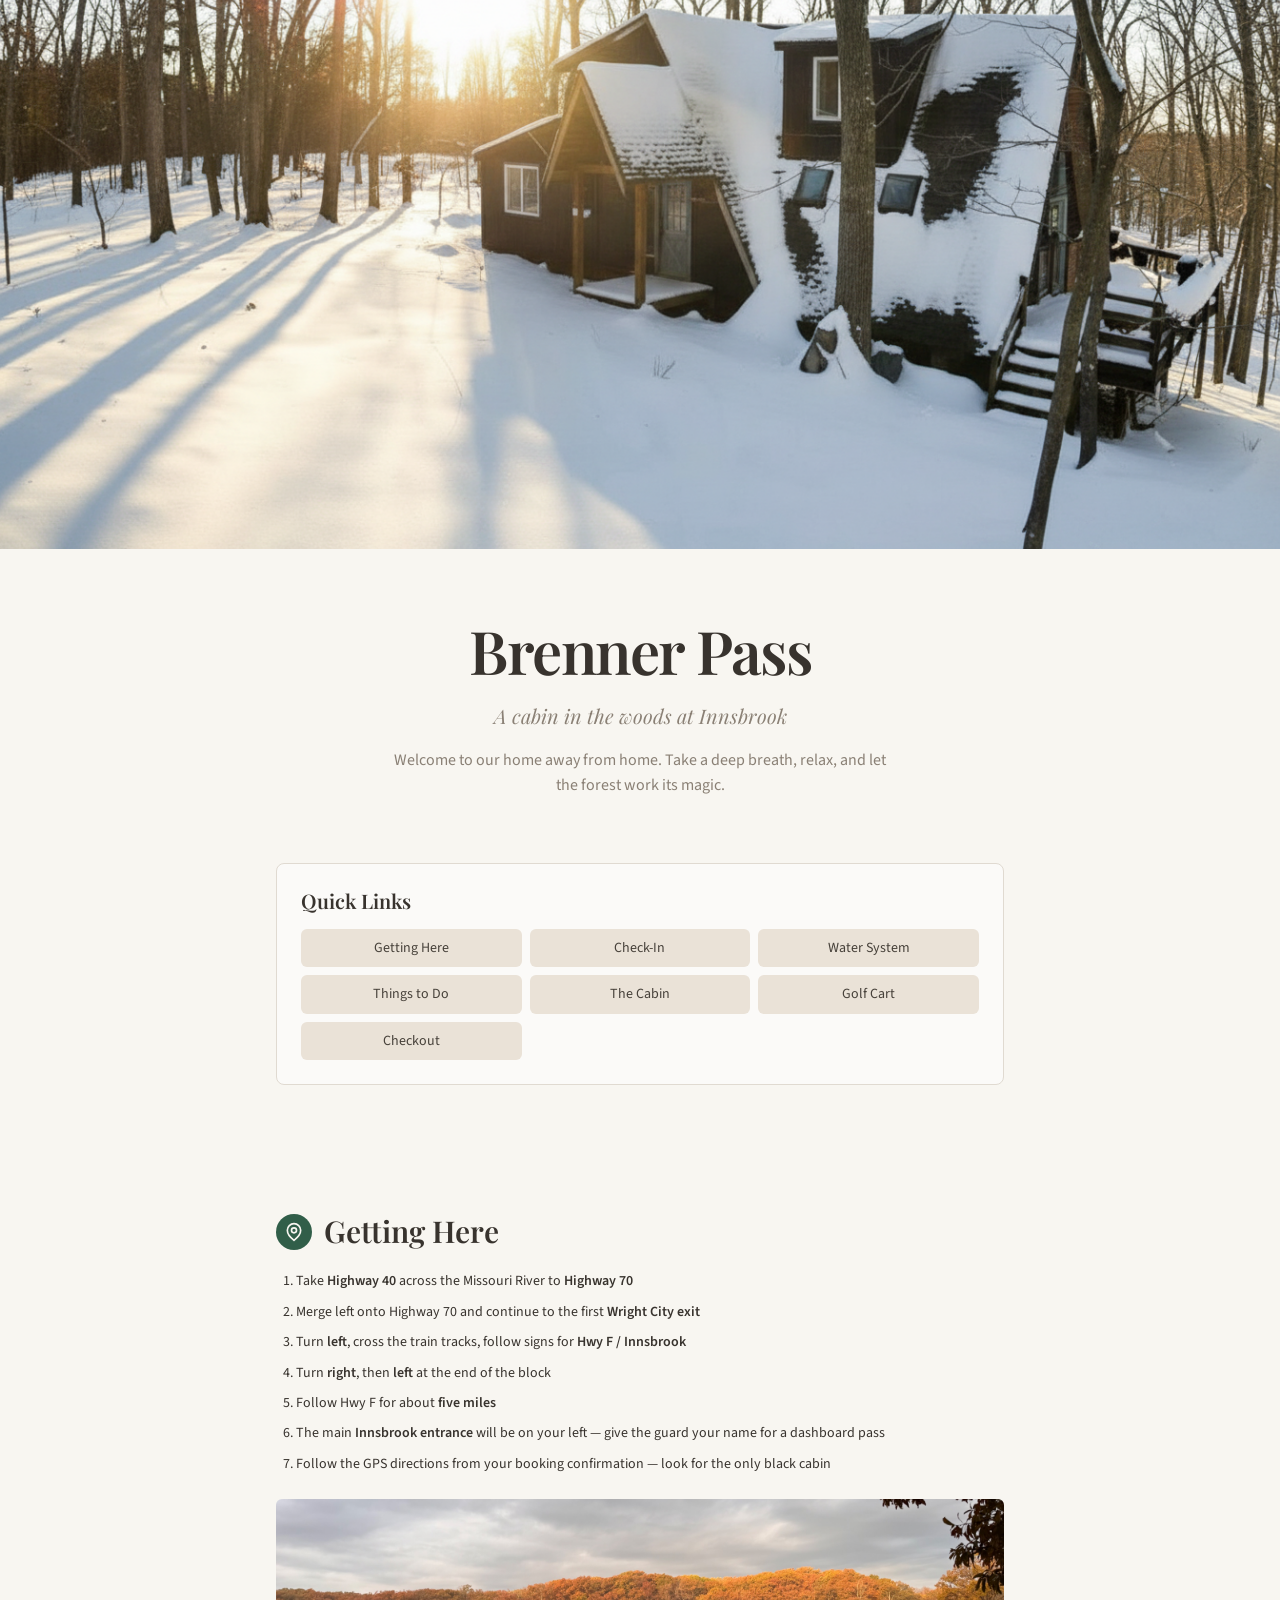
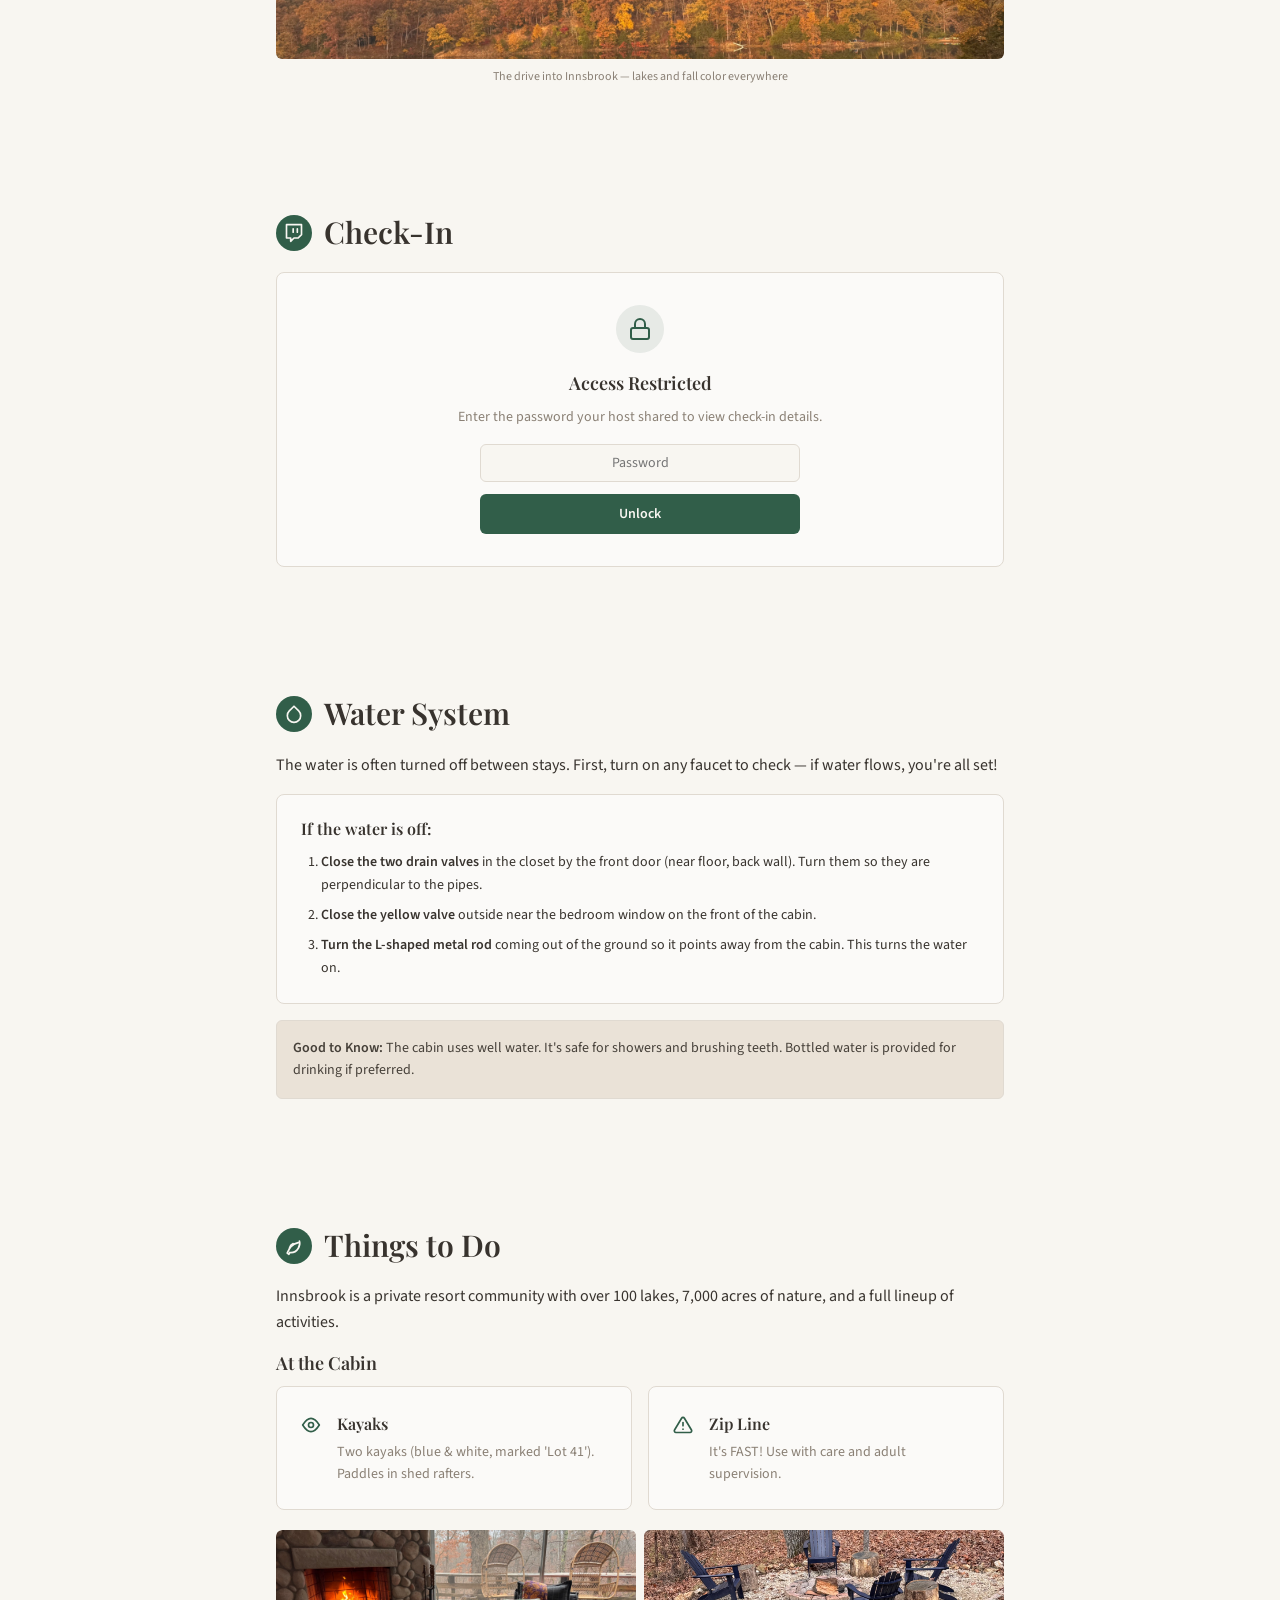
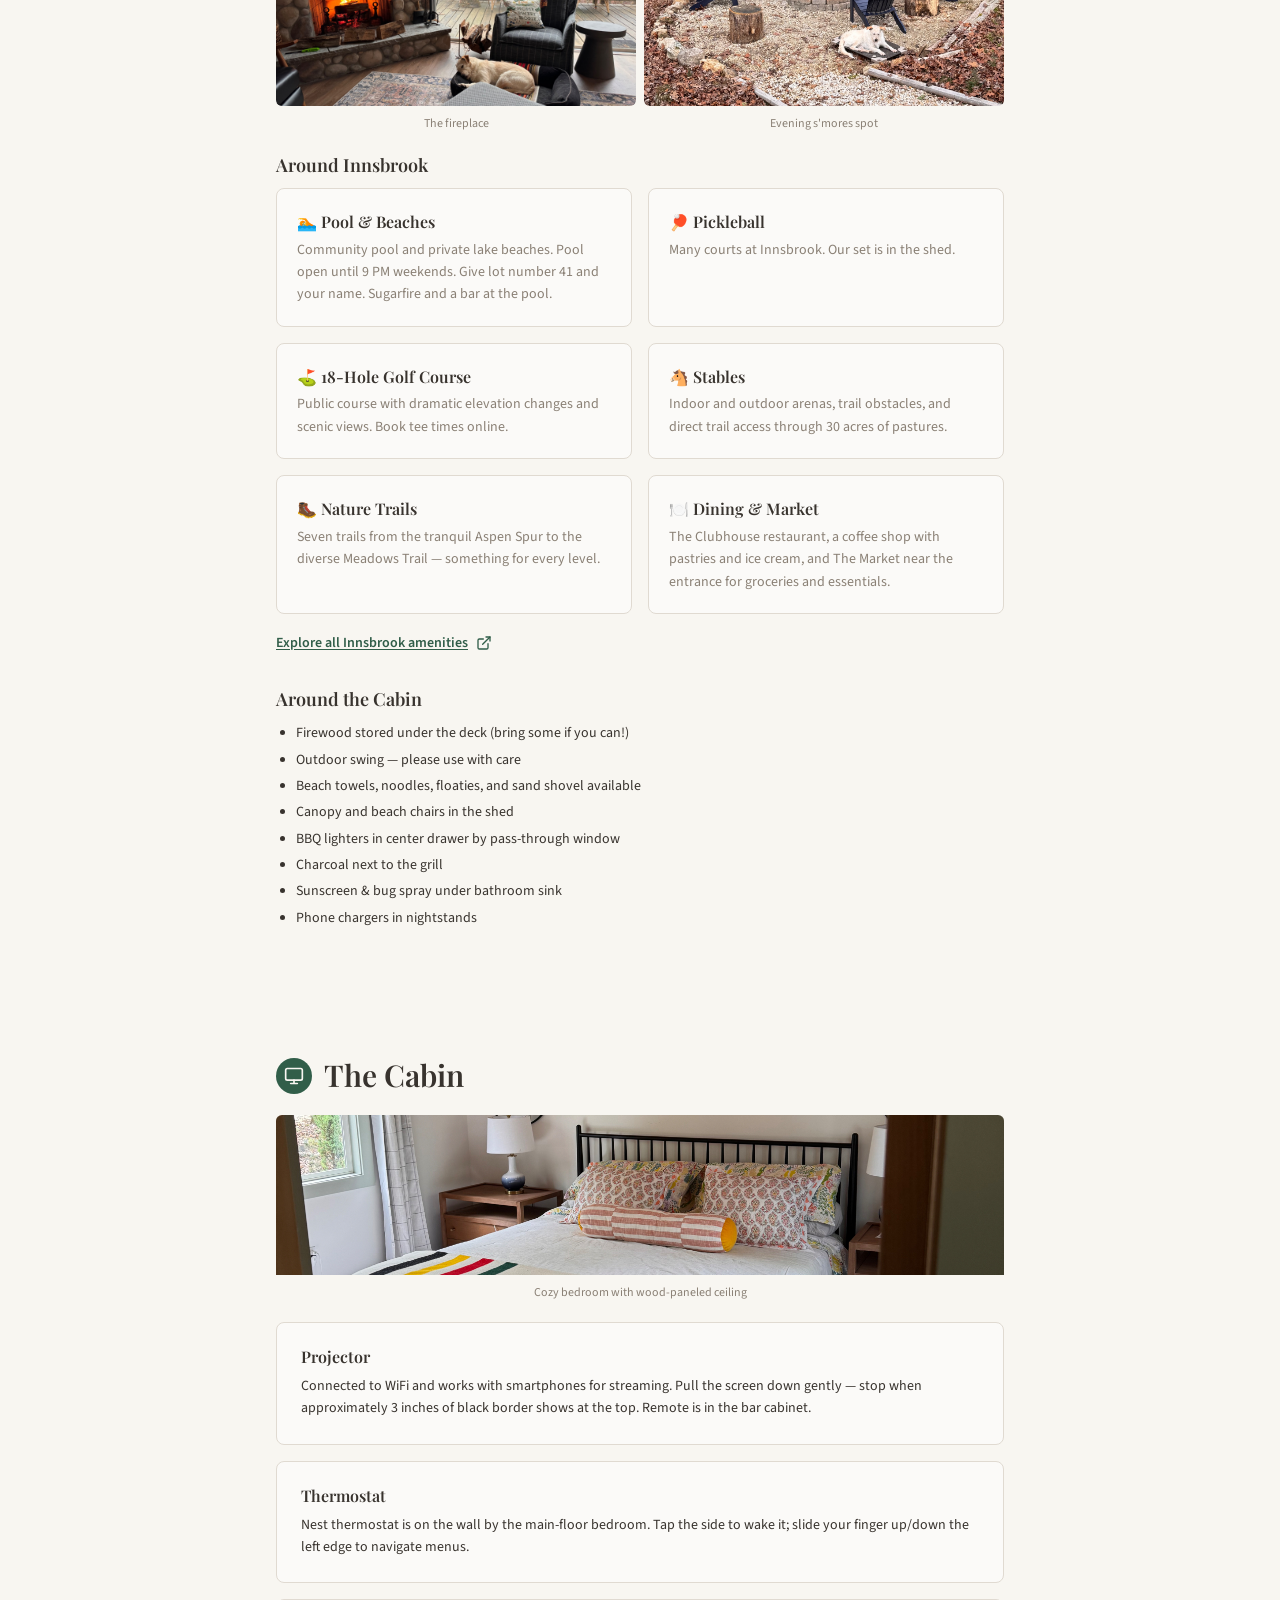
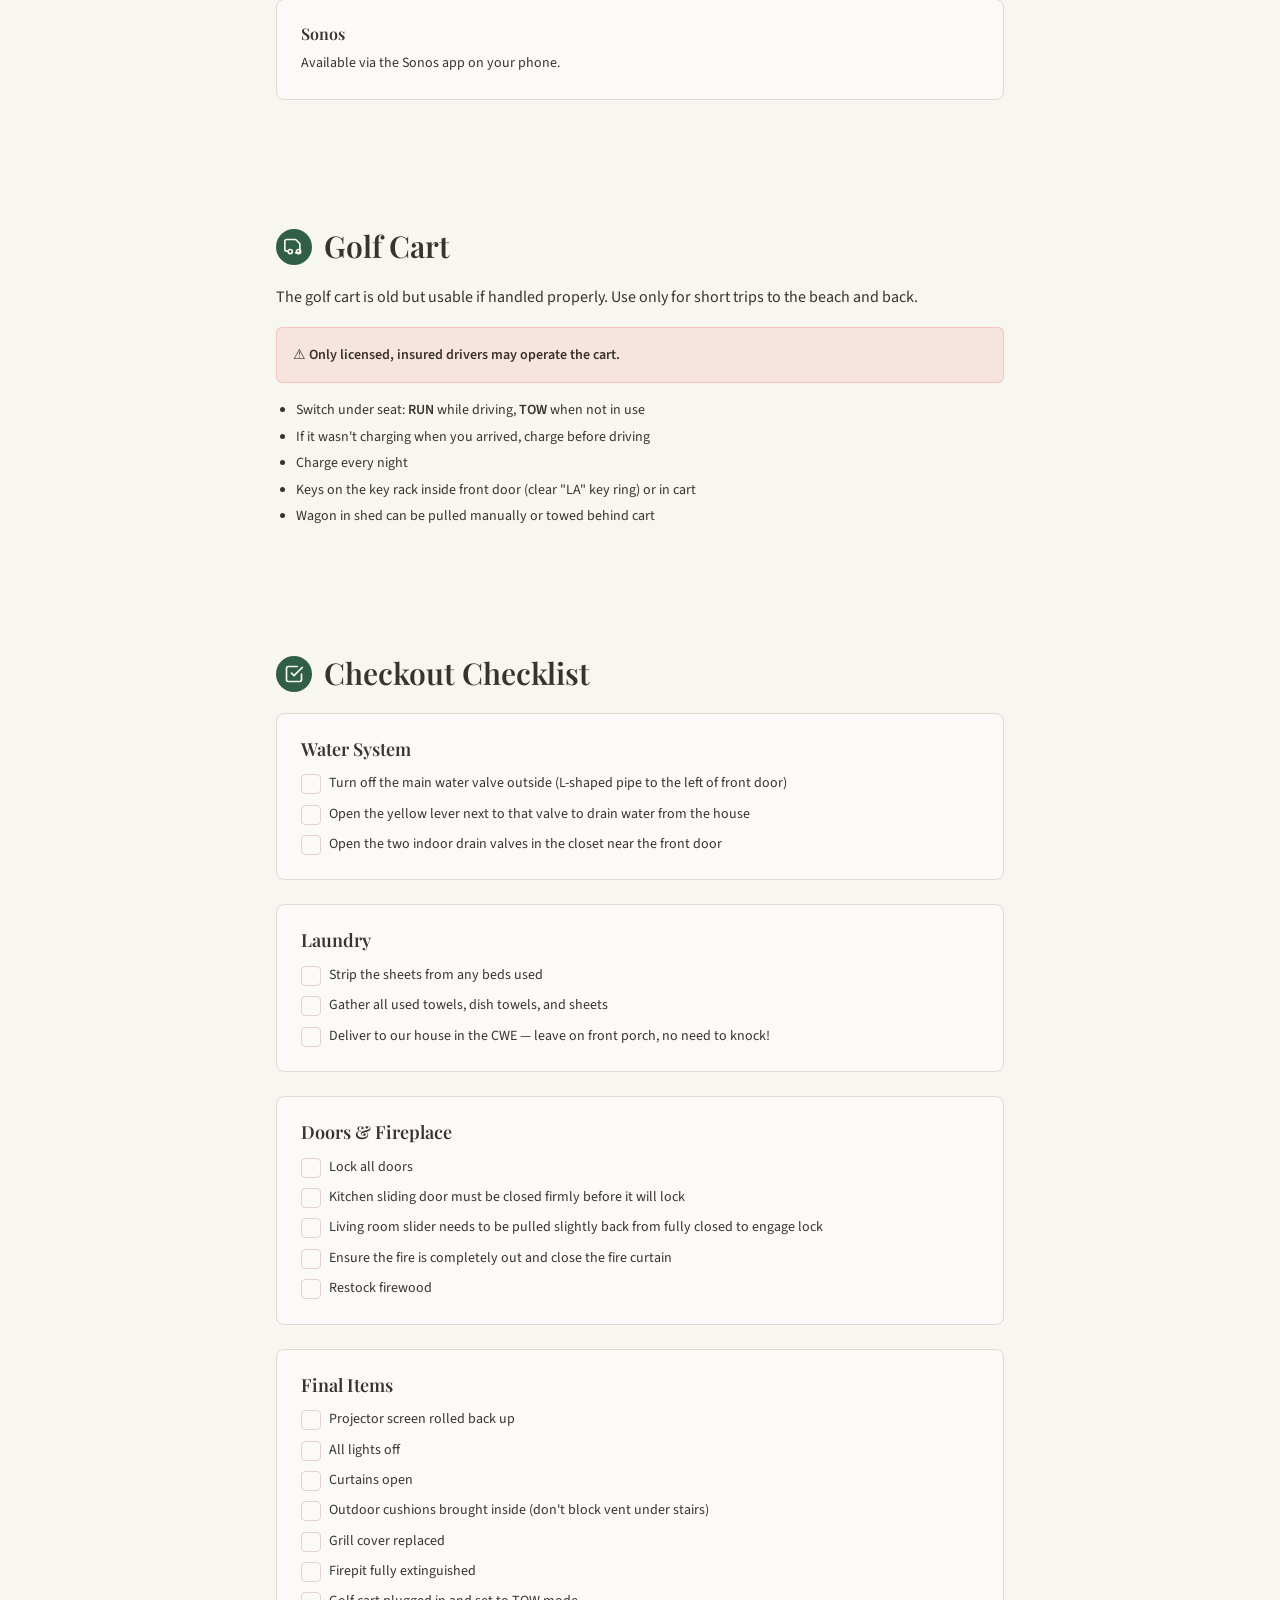
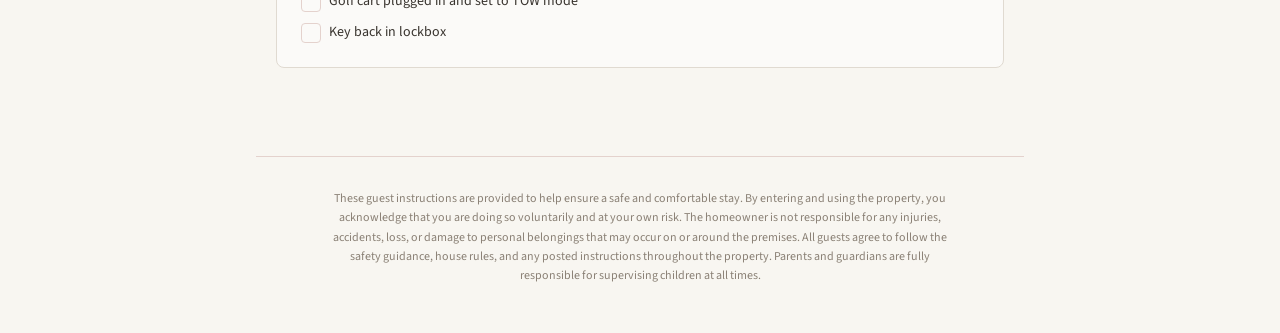
<file: morgan-ford-parlor/brenner-pass.html>
<!DOCTYPE html>
<html lang="en">
<head>
  <meta charset="UTF-8">
  <meta name="viewport" content="width=device-width, initial-scale=1.0">
  <title>Brenner Pass — Guest Guide</title>
  <link rel="stylesheet" href="style.css">
</head>
<body>

  <!-- ── Hero ─────────────────────────────────────────────────── -->
  <header>
    <div class="hero-img-wrap">
      <img class="hero-img" src="assets/brenner-pass-actual.jpg" alt="Brenner Pass cabin" />
    </div>
    <div class="hero-text hero-text-bp">
      <h1 class="hero-title hero-title-xl">Brenner Pass</h1>
      <p class="hero-subtitle">A cabin in the woods at Innsbrook</p>
      <p class="hero-desc">Welcome to our home away from home. Take a deep breath, relax, and let the forest work its magic.</p>
    </div>
  </header>

  <!-- ── Quick Links ───────────────────────────────────────────── -->
  <nav class="section-container pt-0">
    <div class="info-card">
      <h2 class="card-h2">Quick Links</h2>
      <div class="bp-ql-grid">
        <a href="#directions" class="quick-link accent-hover">Getting Here</a>
        <a href="#checkin" class="quick-link accent-hover">Check-In</a>
        <a href="#water" class="quick-link accent-hover">Water System</a>
        <a href="#activities" class="quick-link accent-hover">Things to Do</a>
        <a href="#cabin" class="quick-link accent-hover">The Cabin</a>
        <a href="#golfcart" class="quick-link accent-hover">Golf Cart</a>
        <a href="#checkout" class="quick-link accent-hover">Checkout</a>
      </div>
    </div>
  </nav>

  <!-- ── Getting Here ─────────────────────────────────────────── -->
  <section id="directions" class="section-container">
    <div class="section-header">
      <div class="section-icon primary">
        <svg viewBox="0 0 24 24"><path d="M20 10c0 6-8 12-8 12s-8-6-8-12a8 8 0 0 1 16 0Z"/><circle cx="12" cy="10" r="3"/></svg>
      </div>
      <h2 class="section-title">Getting Here</h2>
    </div>

    <ol class="steps">
      <li>Take <strong>Highway 40</strong> across the Missouri River to <strong>Highway 70</strong></li>
      <li>Merge left onto Highway 70 and continue to the first <strong>Wright City exit</strong></li>
      <li>Turn <strong>left</strong>, cross the train tracks, follow signs for <strong>Hwy F / Innsbrook</strong></li>
      <li>Turn <strong>right</strong>, then <strong>left</strong> at the end of the block</li>
      <li>Follow Hwy F for about <strong>five miles</strong></li>
      <li>The main <strong>Innsbrook entrance</strong> will be on your left — give the guard your name for a dashboard pass</li>
      <li>Follow the GPS directions from your booking confirmation — look for the only black cabin</li>
    </ol>

    <div class="mt-6">
      <div class="photo-captioned">
        <img src="assets/brenner-lake.jpg" alt="Fall foliage at Innsbrook lake" style="height:10rem;object-fit:cover;" />
      </div>
      <p class="photo-caption">The drive into Innsbrook — lakes and fall color everywhere</p>
    </div>
  </section>

  <!-- ── Check-In ──────────────────────────────────────────────── -->
  <section id="checkin" class="section-container">
    <div class="section-header">
      <div class="section-icon primary">
        <svg viewBox="0 0 24 24"><path d="M21 2H3v16h5v4l4-4h5l4-4V2zm-10 9V7m5 4V7"/></svg>
      </div>
      <h2 class="section-title">Check-In</h2>
    </div>

    <!-- Password gate -->
    <div id="pg-checkin">
      <div class="password-gate">
        <div class="pg-icon-wrap">
          <div class="pg-icon-circle">
            <svg viewBox="0 0 24 24"><rect x="3" y="11" width="18" height="11" rx="2" ry="2"/><path d="M7 11V7a5 5 0 0 1 10 0v4"/></svg>
          </div>
        </div>
        <p class="pg-title">Access Restricted</p>
        <p class="pg-desc">Enter the password your host shared to view check-in details.</p>
        <div class="pg-form">
          <input id="pg-input" class="pg-input" type="password" maxlength="50" placeholder="Password" autocomplete="off" />
          <p class="pg-error hidden" id="pg-error">Incorrect password. Try again.</p>
          <button class="pg-btn" onclick="pgUnlock()">Unlock</button>
        </div>
      </div>
    </div>

    <div id="checkin-content" class="hidden">
      <div class="grid-3">
        <div class="code-card">
          <p class="code-card-label">Lockbox Code</p>
          <p class="code-box">26789</p>
        </div>
        <div class="code-card">
          <p class="code-card-label">Shed Code</p>
          <p class="code-box">2678</p>
        </div>
        <div class="code-card">
          <p class="code-card-label">WiFi: GhostCabin</p>
          <p class="code-box">41BrennerPass</p>
        </div>
      </div>
      <p class="mt-4" style="color:var(--muted-fg);font-size:0.875rem;">The lockbox is on the front door. Please return the key whenever you leave the cabin.</p>
    </div>
  </section>

  <!-- ── Water System ──────────────────────────────────────────── -->
  <section id="water" class="section-container">
    <div class="section-header">
      <div class="section-icon primary">
        <svg viewBox="0 0 24 24"><path d="M12 2.69l5.66 5.66a8 8 0 1 1-11.31 0z"/></svg>
      </div>
      <h2 class="section-title">Water System</h2>
    </div>

    <p class="mb-4">The water is often turned off between stays. First, turn on any faucet to check — if water flows, you're all set!</p>

    <div class="info-card mb-4">
      <h3 class="card-h3" style="margin-bottom:0.75rem;">If the water is off:</h3>
      <ol class="steps">
        <li><strong>Close the two drain valves</strong> in the closet by the front door (near floor, back wall). Turn them so they are perpendicular to the pipes.</li>
        <li><strong>Close the yellow valve</strong> outside near the bedroom window on the front of the cabin.</li>
        <li><strong>Turn the L-shaped metal rod</strong> coming out of the ground so it points away from the cabin. This turns the water on.</li>
      </ol>
    </div>

    <div class="note-box">
      <p style="font-size:0.875rem;color:var(--secondary-fg);"><strong>Good to Know:</strong> The cabin uses well water. It's safe for showers and brushing teeth. Bottled water is provided for drinking if preferred.</p>
    </div>
  </section>

  <!-- ── Things to Do ──────────────────────────────────────────── -->
  <section id="activities" class="section-container">
    <div class="section-header">
      <div class="section-icon primary">
        <svg viewBox="0 0 24 24"><path d="M17 8C8 10 5.9 16.17 3.82 20.48L5.9 22l1-2.3A4.49 4.49 0 0 0 8 20c9 0 12-9.5 10.5-14"/><path d="M6.63 14.17c.38-1.73 1.59-3.9 4.37-5.17"/></svg>
      </div>
      <h2 class="section-title">Things to Do</h2>
    </div>

    <p class="mb-4">Innsbrook is a private resort community with over 100 lakes, 7,000 acres of nature, and a full lineup of activities.</p>

    <h3 class="card-h3 mt-4 mb-3" style="font-size:1.125rem;">At the Cabin</h3>
    <div class="grid-2 mb-5">
      <div class="icon-card">
        <div class="icon-card-icon primary">
          <svg viewBox="0 0 24 24"><path d="M2 12 C2 12 7 4 12 4 17 4 22 12 22 12 22 12 17 20 12 20 7 20 2 12 2 12Z"/><circle cx="12" cy="12" r="3"/></svg>
        </div>
        <div>
          <p class="icon-card-title">Kayaks</p>
          <p class="icon-card-desc">Two kayaks (blue &amp; white, marked 'Lot 41'). Paddles in shed rafters.</p>
        </div>
      </div>
      <div class="icon-card">
        <div class="icon-card-icon primary">
          <svg viewBox="0 0 24 24"><path d="M10.29 3.86 1.82 18a2 2 0 0 0 1.71 3h16.94a2 2 0 0 0 1.71-3L13.71 3.86a2 2 0 0 0-3.42 0z"/><line x1="12" y1="9" x2="12" y2="13"/><line x1="12" y1="17" x2="12.01" y2="17"/></svg>
        </div>
        <div>
          <p class="icon-card-title">Zip Line</p>
          <p class="icon-card-desc">It's FAST! Use with care and adult supervision.</p>
        </div>
      </div>
    </div>

    <div class="photo-grid-caption mb-5">
      <div>
        <img src="assets/brenner-fireplace.jpg" alt="Cozy stone fireplace" />
        <p class="photo-caption">The fireplace</p>
      </div>
      <div>
        <img src="assets/brenner-firepit.jpg" alt="Outdoor fire pit in the woods" />
        <p class="photo-caption">Evening s'mores spot</p>
      </div>
    </div>

    <h3 class="card-h3 mt-4 mb-3" style="font-size:1.125rem;">Around Innsbrook</h3>
    <div class="grid-2 mb-4">
      <div class="facility-card">
        <p class="facility-title">🏊 Pool &amp; Beaches</p>
        <p class="facility-desc">Community pool and private lake beaches. Pool open until 9 PM weekends. Give lot number 41 and your name. Sugarfire and a bar at the pool.</p>
      </div>
      <div class="facility-card">
        <p class="facility-title">🏓 Pickleball</p>
        <p class="facility-desc">Many courts at Innsbrook. Our set is in the shed.</p>
      </div>
      <div class="facility-card">
        <p class="facility-title">⛳ 18-Hole Golf Course</p>
        <p class="facility-desc">Public course with dramatic elevation changes and scenic views. Book tee times online.</p>
      </div>
      <div class="facility-card">
        <p class="facility-title">🐴 Stables</p>
        <p class="facility-desc">Indoor and outdoor arenas, trail obstacles, and direct trail access through 30 acres of pastures.</p>
      </div>
      <div class="facility-card">
        <p class="facility-title">🥾 Nature Trails</p>
        <p class="facility-desc">Seven trails from the tranquil Aspen Spur to the diverse Meadows Trail — something for every level.</p>
      </div>
      <div class="facility-card">
        <p class="facility-title">🍽️ Dining &amp; Market</p>
        <p class="facility-desc">The Clubhouse restaurant, a coffee shop with pastries and ice cream, and The Market near the entrance for groceries and essentials.</p>
      </div>
    </div>

    <div class="mt-3">
      <a href="https://www.innsbrook-resort.com/amenities" target="_blank" rel="noopener noreferrer" class="external-link">
        Explore all Innsbrook amenities
        <svg viewBox="0 0 24 24"><path d="M18 13v6a2 2 0 0 1-2 2H5a2 2 0 0 1-2-2V8a2 2 0 0 1 2-2h6"/><polyline points="15 3 21 3 21 9"/><line x1="10" y1="14" x2="21" y2="3"/></svg>
      </a>
    </div>

    <h3 class="card-h3 mt-8 mb-3" style="font-size:1.125rem;">Around the Cabin</h3>
    <ul class="bullet-list">
      <li>Firewood stored under the deck (bring some if you can!)</li>
      <li>Outdoor swing — please use with care</li>
      <li>Beach towels, noodles, floaties, and sand shovel available</li>
      <li>Canopy and beach chairs in the shed</li>
      <li>BBQ lighters in center drawer by pass-through window</li>
      <li>Charcoal next to the grill</li>
      <li>Sunscreen &amp; bug spray under bathroom sink</li>
      <li>Phone chargers in nightstands</li>
    </ul>
  </section>

  <!-- ── The Cabin ─────────────────────────────────────────────── -->
  <section id="cabin" class="section-container">
    <div class="section-header">
      <div class="section-icon primary">
        <svg viewBox="0 0 24 24"><rect x="2" y="3" width="20" height="14" rx="2"/><path d="M8 21h8m-4-4v4"/></svg>
      </div>
      <h2 class="section-title">The Cabin</h2>
    </div>

    <div class="photo-captioned mb-5">
      <img src="assets/brenner-bedroom.jpg" alt="Comfortable bedroom with wood ceiling" style="width:100%;height:10rem;object-fit:cover;" />
      <p class="photo-caption">Cozy bedroom with wood-paneled ceiling</p>
    </div>

    <div class="space-y-4">
      <div class="info-card">
        <h3 class="card-h3">Projector</h3>
        <p style="font-size:0.875rem;color:var(--fg);">Connected to WiFi and works with smartphones for streaming. Pull the screen down gently — stop when approximately 3 inches of black border shows at the top. Remote is in the bar cabinet.</p>
      </div>
      <div class="info-card">
        <h3 class="card-h3">Thermostat</h3>
        <p style="font-size:0.875rem;color:var(--fg);">Nest thermostat is on the wall by the main-floor bedroom. Tap the side to wake it; slide your finger up/down the left edge to navigate menus.</p>
      </div>
      <div class="info-card">
        <h3 class="card-h3">Sonos</h3>
        <p style="font-size:0.875rem;color:var(--fg);">Available via the Sonos app on your phone.</p>
      </div>
    </div>
  </section>

  <!-- ── Golf Cart ─────────────────────────────────────────────── -->
  <section id="golfcart" class="section-container">
    <div class="section-header">
      <div class="section-icon primary">
        <svg viewBox="0 0 24 24"><path d="M5 17H3a2 2 0 0 1-2-2V5a2 2 0 0 1 2-2h11l5 5v9a2 2 0 0 1-2 2h-3"/><circle cx="7.5" cy="17.5" r="2.5"/><circle cx="17.5" cy="17.5" r="2.5"/></svg>
      </div>
      <h2 class="section-title">Golf Cart</h2>
    </div>

    <p class="mb-4">The golf cart is old but usable if handled properly. Use only for short trips to the beach and back.</p>

    <div class="warning-box mb-4">
      <p style="font-size:0.875rem;font-weight:600;color:var(--fg);">⚠️ Only licensed, insured drivers may operate the cart.</p>
    </div>

    <ul class="bullet-list">
      <li>Switch under seat: <strong>RUN</strong> while driving, <strong>TOW</strong> when not in use</li>
      <li>If it wasn't charging when you arrived, charge before driving</li>
      <li>Charge every night</li>
      <li>Keys on the key rack inside front door (clear "LA" key ring) or in cart</li>
      <li>Wagon in shed can be pulled manually or towed behind cart</li>
    </ul>
  </section>

  <!-- ── Checkout ──────────────────────────────────────────────── -->
  <section id="checkout" class="section-container">
    <div class="section-header">
      <div class="section-icon primary">
        <svg viewBox="0 0 24 24"><path d="M9 11l3 3L22 4"/><path d="M21 12v7a2 2 0 0 1-2 2H5a2 2 0 0 1-2-2V5a2 2 0 0 1 2-2h11"/></svg>
      </div>
      <h2 class="section-title">Checkout Checklist</h2>
    </div>

    <div class="space-y-6">

      <div class="info-card">
        <h3 class="checklist-title">Water System</h3>
        <ul class="checklist-items">
          <li class="checklist-item"><span class="checklist-box"></span>Turn off the main water valve outside (L-shaped pipe to the left of front door)</li>
          <li class="checklist-item"><span class="checklist-box"></span>Open the yellow lever next to that valve to drain water from the house</li>
          <li class="checklist-item"><span class="checklist-box"></span>Open the two indoor drain valves in the closet near the front door</li>
        </ul>
      </div>

      <div class="info-card">
        <h3 class="checklist-title">Laundry</h3>
        <ul class="checklist-items">
          <li class="checklist-item"><span class="checklist-box"></span>Strip the sheets from any beds used</li>
          <li class="checklist-item"><span class="checklist-box"></span>Gather all used towels, dish towels, and sheets</li>
          <li class="checklist-item"><span class="checklist-box"></span>Deliver to our house in the CWE — leave on front porch, no need to knock!</li>
        </ul>
      </div>

      <div class="info-card">
        <h3 class="checklist-title">Doors &amp; Fireplace</h3>
        <ul class="checklist-items">
          <li class="checklist-item"><span class="checklist-box"></span>Lock all doors</li>
          <li class="checklist-item"><span class="checklist-box"></span>Kitchen sliding door must be closed firmly before it will lock</li>
          <li class="checklist-item"><span class="checklist-box"></span>Living room slider needs to be pulled slightly back from fully closed to engage lock</li>
          <li class="checklist-item"><span class="checklist-box"></span>Ensure the fire is completely out and close the fire curtain</li>
          <li class="checklist-item"><span class="checklist-box"></span>Restock firewood</li>
        </ul>
      </div>

      <div class="info-card">
        <h3 class="checklist-title">Final Items</h3>
        <ul class="checklist-items">
          <li class="checklist-item"><span class="checklist-box"></span>Projector screen rolled back up</li>
          <li class="checklist-item"><span class="checklist-box"></span>All lights off</li>
          <li class="checklist-item"><span class="checklist-box"></span>Curtains open</li>
          <li class="checklist-item"><span class="checklist-box"></span>Outdoor cushions brought inside (don't block vent under stairs)</li>
          <li class="checklist-item"><span class="checklist-box"></span>Grill cover replaced</li>
          <li class="checklist-item"><span class="checklist-box"></span>Firepit fully extinguished</li>
          <li class="checklist-item"><span class="checklist-box"></span>Golf cart plugged in and set to TOW mode</li>
          <li class="checklist-item"><span class="checklist-box"></span>Key back in lockbox</li>
        </ul>
      </div>

    </div>
  </section>

  <!-- ── Footer ────────────────────────────────────────────────── -->
  <footer class="site-footer">
    <p class="footer-disclaimer">
      These guest instructions are provided to help ensure a safe and comfortable stay. By entering and using the property, you acknowledge that you are doing so voluntarily and at your own risk. The homeowner is not responsible for any injuries, accidents, loss, or damage to personal belongings that may occur on or around the premises. All guests agree to follow the safety guidance, house rules, and any posted instructions throughout the property. Parents and guardians are fully responsible for supervising children at all times.
    </p>
  </footer>

  <script>
    /* ── Back-navigation block ─── */
    window.history.pushState(null, '', window.location.href);
    window.addEventListener('popstate', function() {
      window.history.pushState(null, '', window.location.href);
    });

    /* ── Password gate ─── */
    (function () {
      var KEY = 'guest-access-unlocked';
      var PASS = 'welcome';
      function showContent() {
        document.getElementById('pg-checkin').classList.add('hidden');
        document.getElementById('checkin-content').classList.remove('hidden');
      }
      if (sessionStorage.getItem(KEY) === '1') showContent();

      window.pgUnlock = function () {
        var val = document.getElementById('pg-input').value.trim().toLowerCase().slice(0, 50);
        if (val === PASS) {
          sessionStorage.setItem(KEY, '1');
          showContent();
        } else {
          document.getElementById('pg-error').classList.remove('hidden');
        }
      };

      document.getElementById('pg-input').addEventListener('keydown', function (e) {
        if (e.key === 'Enter') window.pgUnlock();
      });
    })();
  </script>

</body>
</html>
</file>
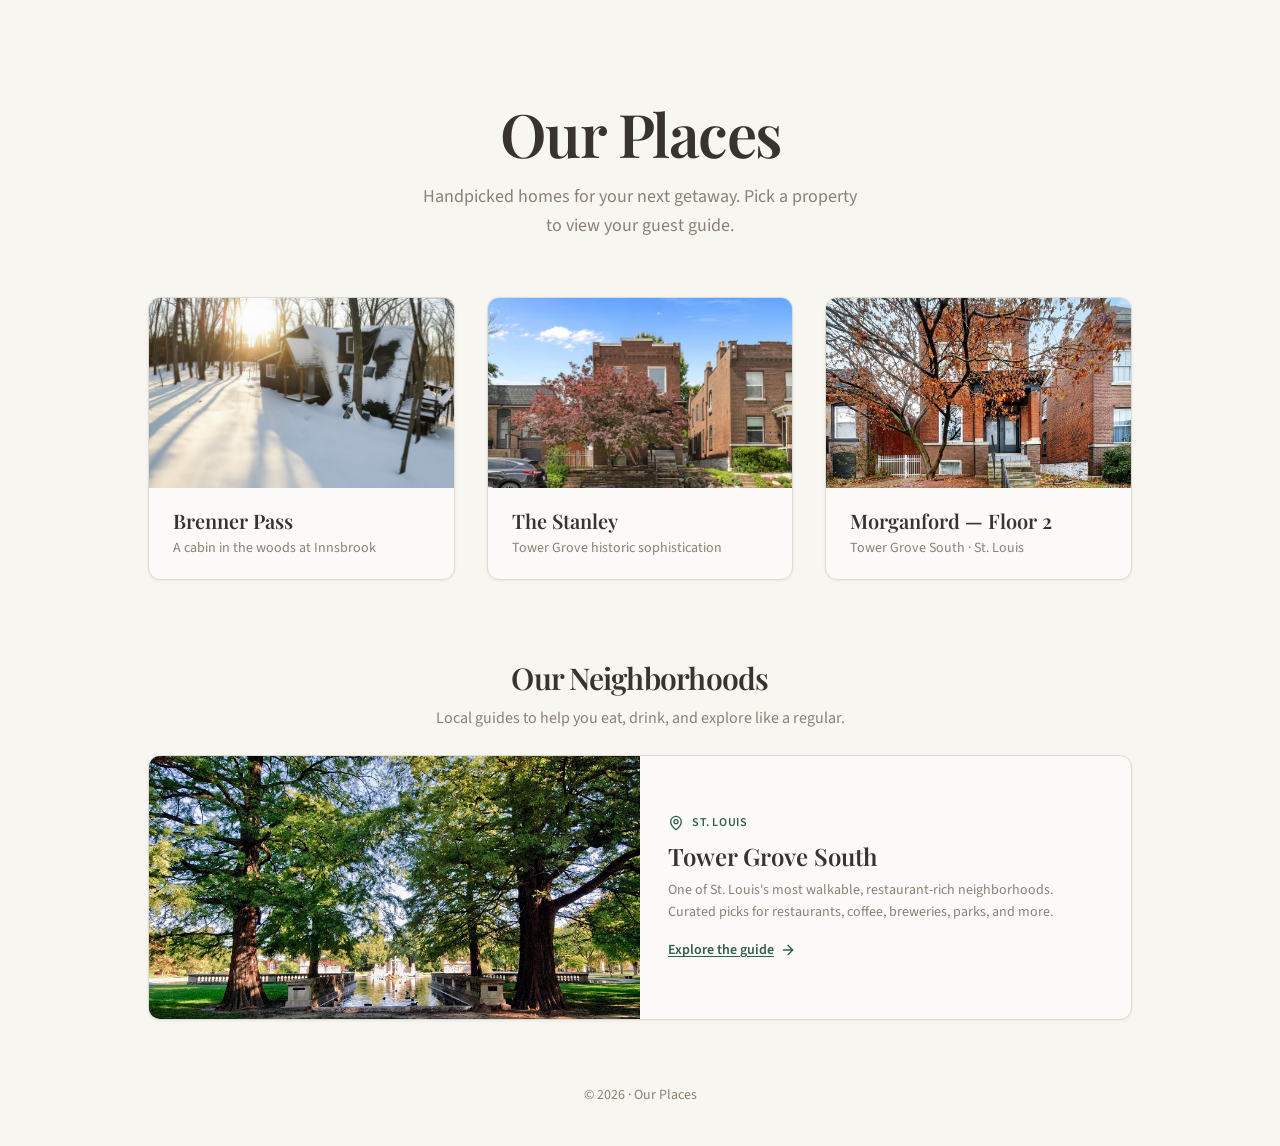
<file: morgan-ford-parlor/guides.html>
<!DOCTYPE html>
<html lang="en">
<head>
  <meta charset="UTF-8">
  <meta name="viewport" content="width=device-width, initial-scale=1.0">
  <title>Our Places — Guest Guides</title>
  <link rel="stylesheet" href="style.css">
</head>
<body>

  <!-- ── Header ─────────────────────────────────────────────── -->
  <header class="guides-header">
    <h1 class="guides-h1">Our Places</h1>
    <p class="guides-sub">Handpicked homes for your next getaway. Pick a property to view your guest guide.</p>
  </header>

  <!-- ── Property Cards ─────────────────────────────────────── -->
  <main class="property-grid">

    <a href="brenner-pass.html" class="property-card">
      <div class="property-card-img">
        <img src="assets/brenner-pass-actual.jpg" alt="Brenner Pass" loading="lazy" />
      </div>
      <div class="property-card-body">
        <h2 class="property-card-title">Brenner Pass</h2>
        <p class="property-card-tagline">A cabin in the woods at Innsbrook</p>
      </div>
    </a>

    <a href="index.html" class="property-card">
      <div class="property-card-img">
        <img src="assets/stanley-exterior.jpg" alt="The Stanley" loading="lazy" />
      </div>
      <div class="property-card-body">
        <h2 class="property-card-title">The Stanley</h2>
        <p class="property-card-tagline">Tower Grove historic sophistication</p>
      </div>
    </a>

    <a href="morganford-floor-2.html" class="property-card">
      <div class="property-card-img">
        <img src="assets/morganford-exterior.jpg" alt="Morganford — Floor 2" loading="lazy" />
      </div>
      <div class="property-card-body">
        <h2 class="property-card-title">Morganford — Floor 2</h2>
        <p class="property-card-tagline">Tower Grove South · St. Louis</p>
      </div>
    </a>

  </main>

  <!-- ── Our Neighborhoods ──────────────────────────────────── -->
  <section class="neighborhoods-section">
    <h2 class="neighborhoods-heading">Our Neighborhoods</h2>
    <p class="neighborhoods-sub">Local guides to help you eat, drink, and explore like a regular.</p>

    <a href="tower-grove-south.html" class="tgs-card">
      <div class="tgs-card-inner">
        <div class="tgs-card-img">
          <img src="assets/tgs-park.jpg" alt="Tower Grove Park sailboat pond and castle ruins" loading="lazy" />
        </div>
        <div class="tgs-card-body">
          <div class="tgs-card-label">
            <svg viewBox="0 0 24 24"><path d="M20 10c0 6-8 12-8 12s-8-6-8-12a8 8 0 0 1 16 0Z"/><circle cx="12" cy="10" r="3"/></svg>
            St. Louis
          </div>
          <h3 class="tgs-card-title">Tower Grove South</h3>
          <p class="tgs-card-desc">One of St.&nbsp;Louis's most walkable, restaurant-rich neighborhoods. Curated picks for restaurants, coffee, breweries, parks, and more.</p>
          <span class="tgs-card-cta">
            Explore the guide
            <svg viewBox="0 0 24 24"><path d="M5 12h14"/><path d="m12 5 7 7-7 7"/></svg>
          </span>
        </div>
      </div>
    </a>
  </section>

  <footer class="guides-footer">
    &copy; <span id="yr"></span> &middot; Our Places
  </footer>

  <script>document.getElementById('yr').textContent = new Date().getFullYear();</script>
</body>
</html>
</file>
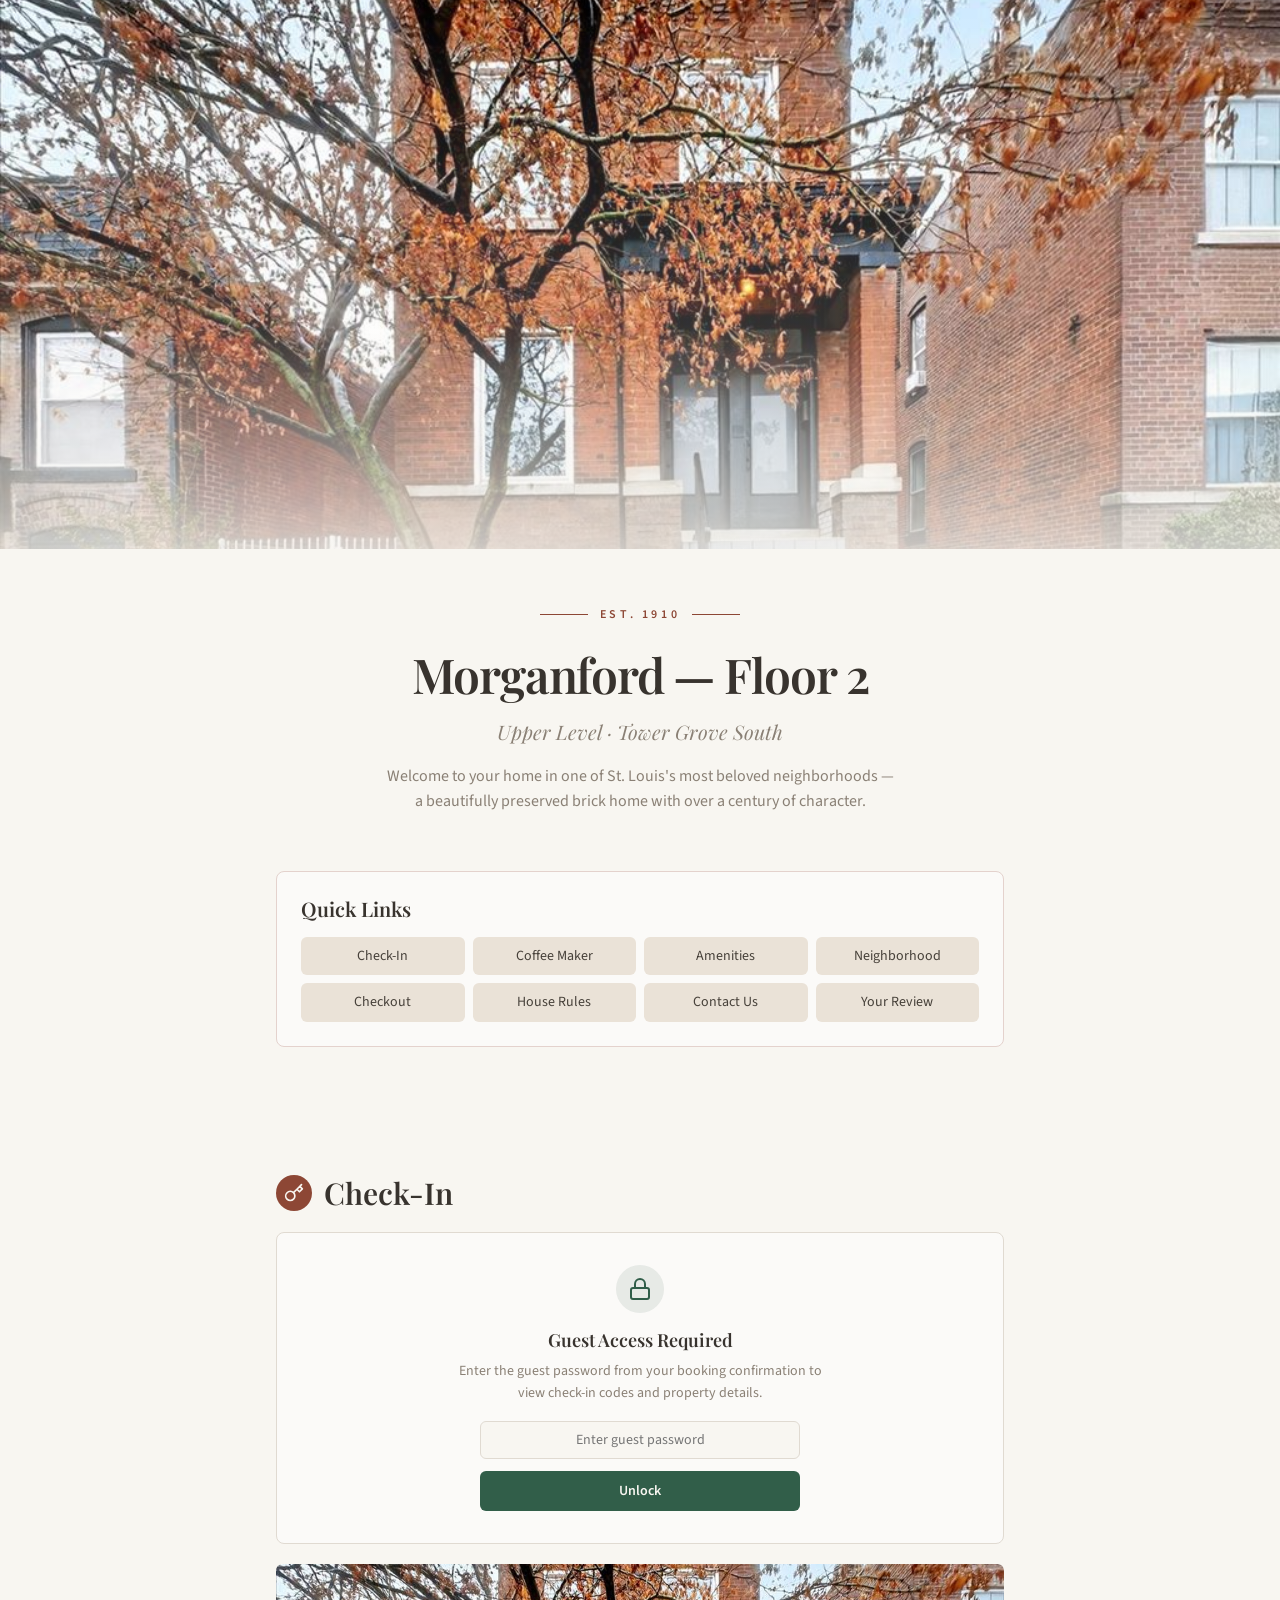
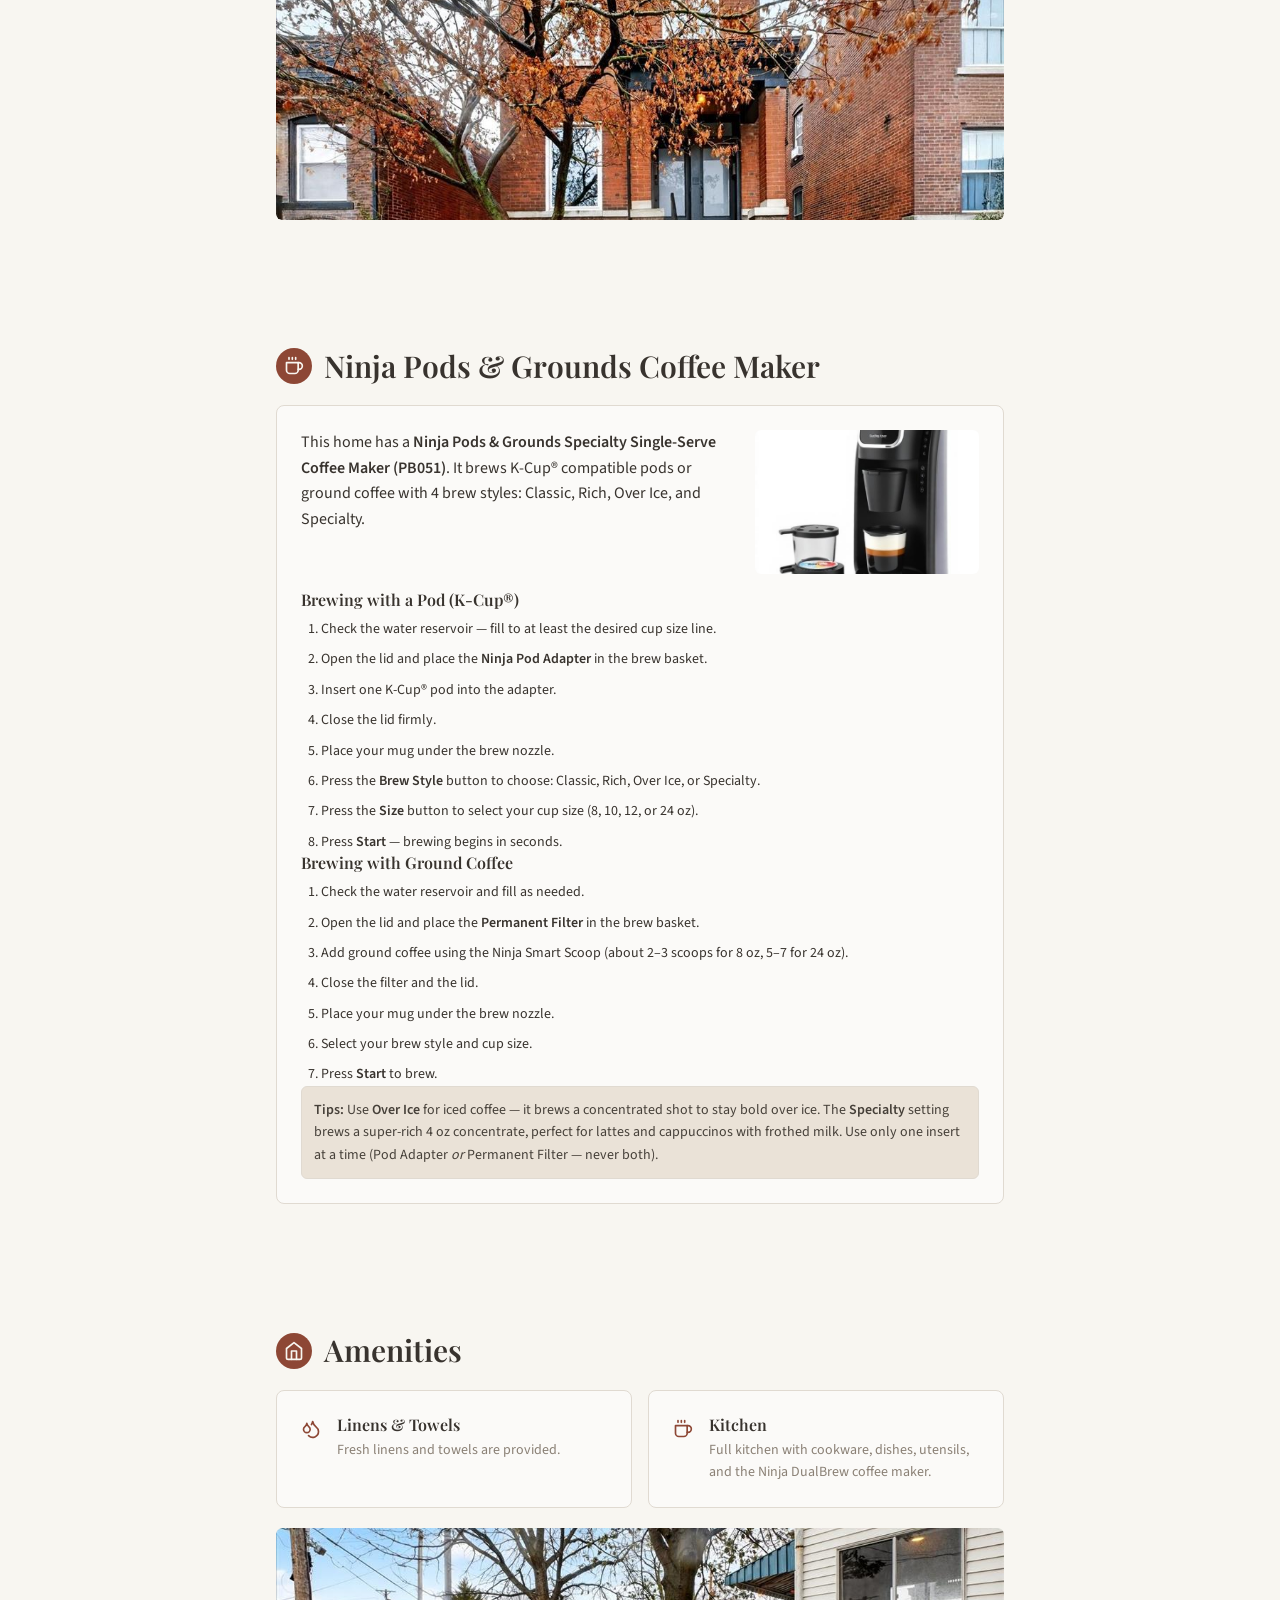
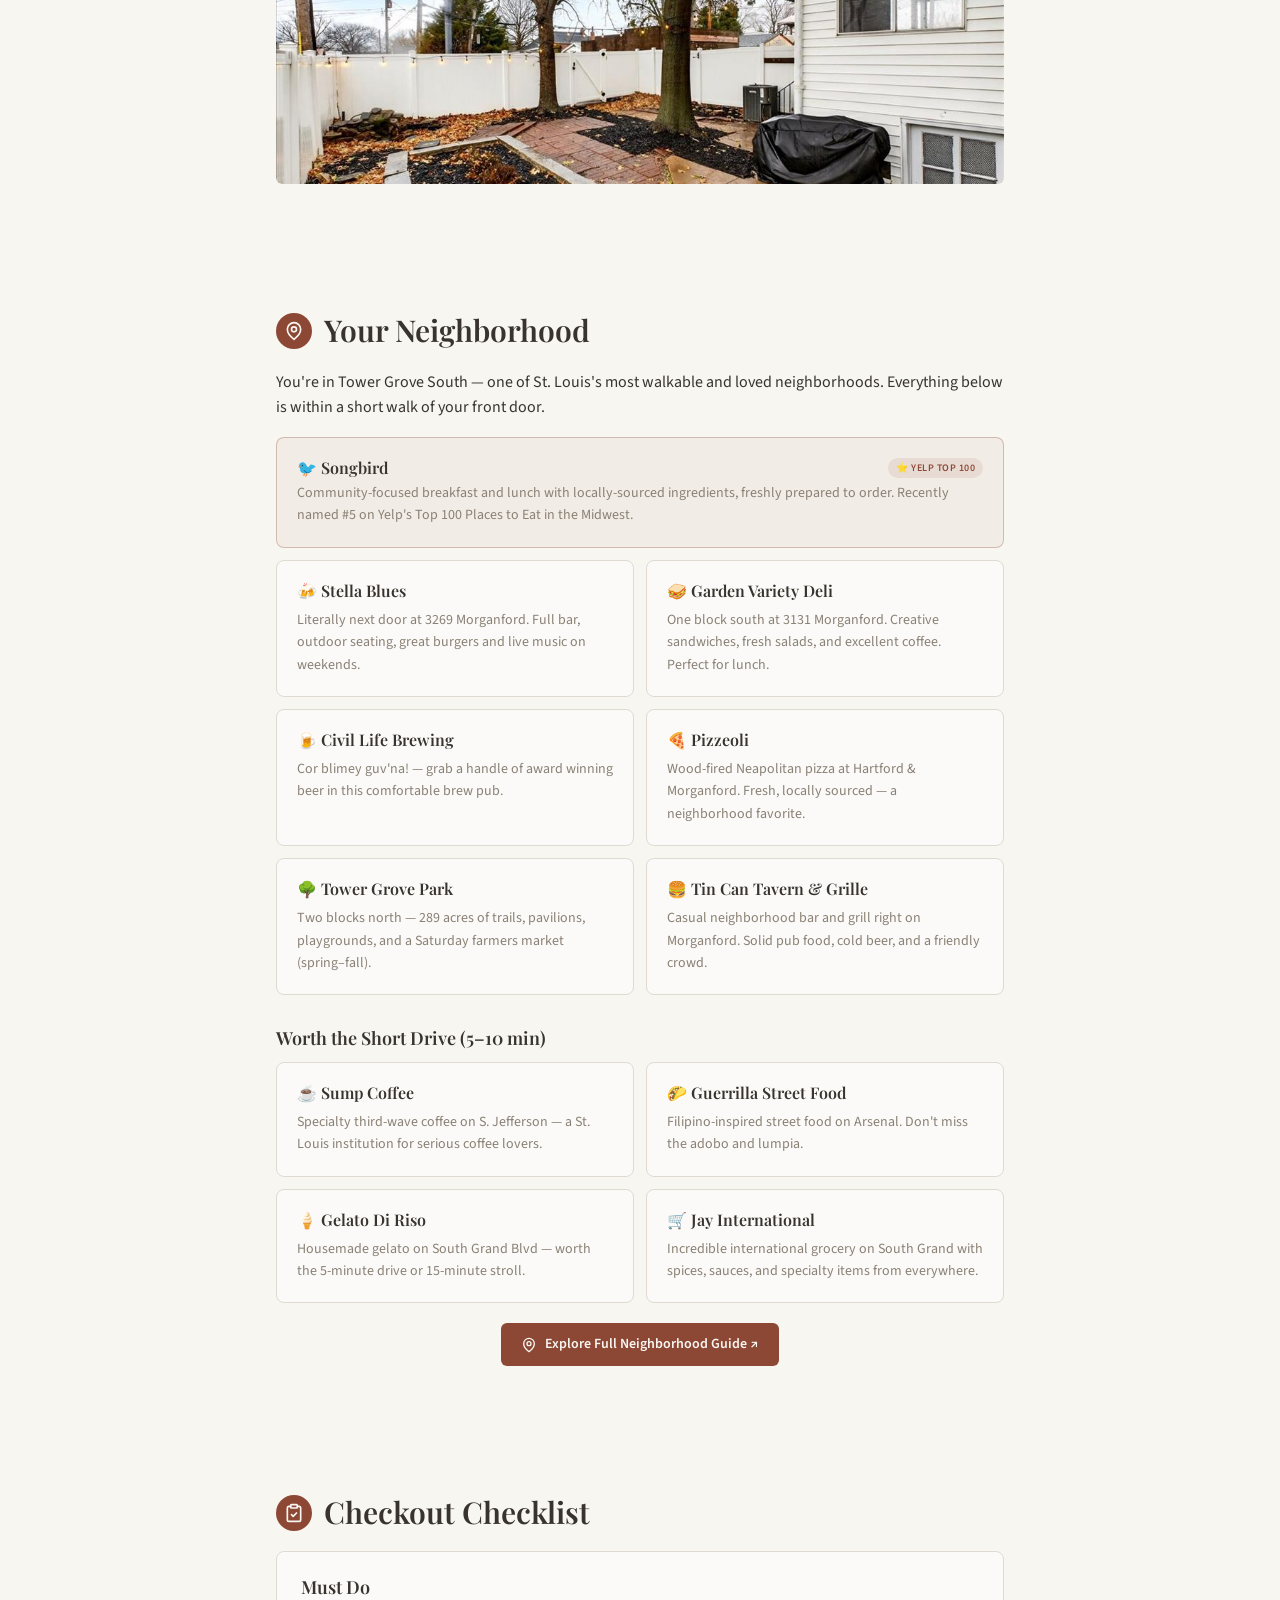
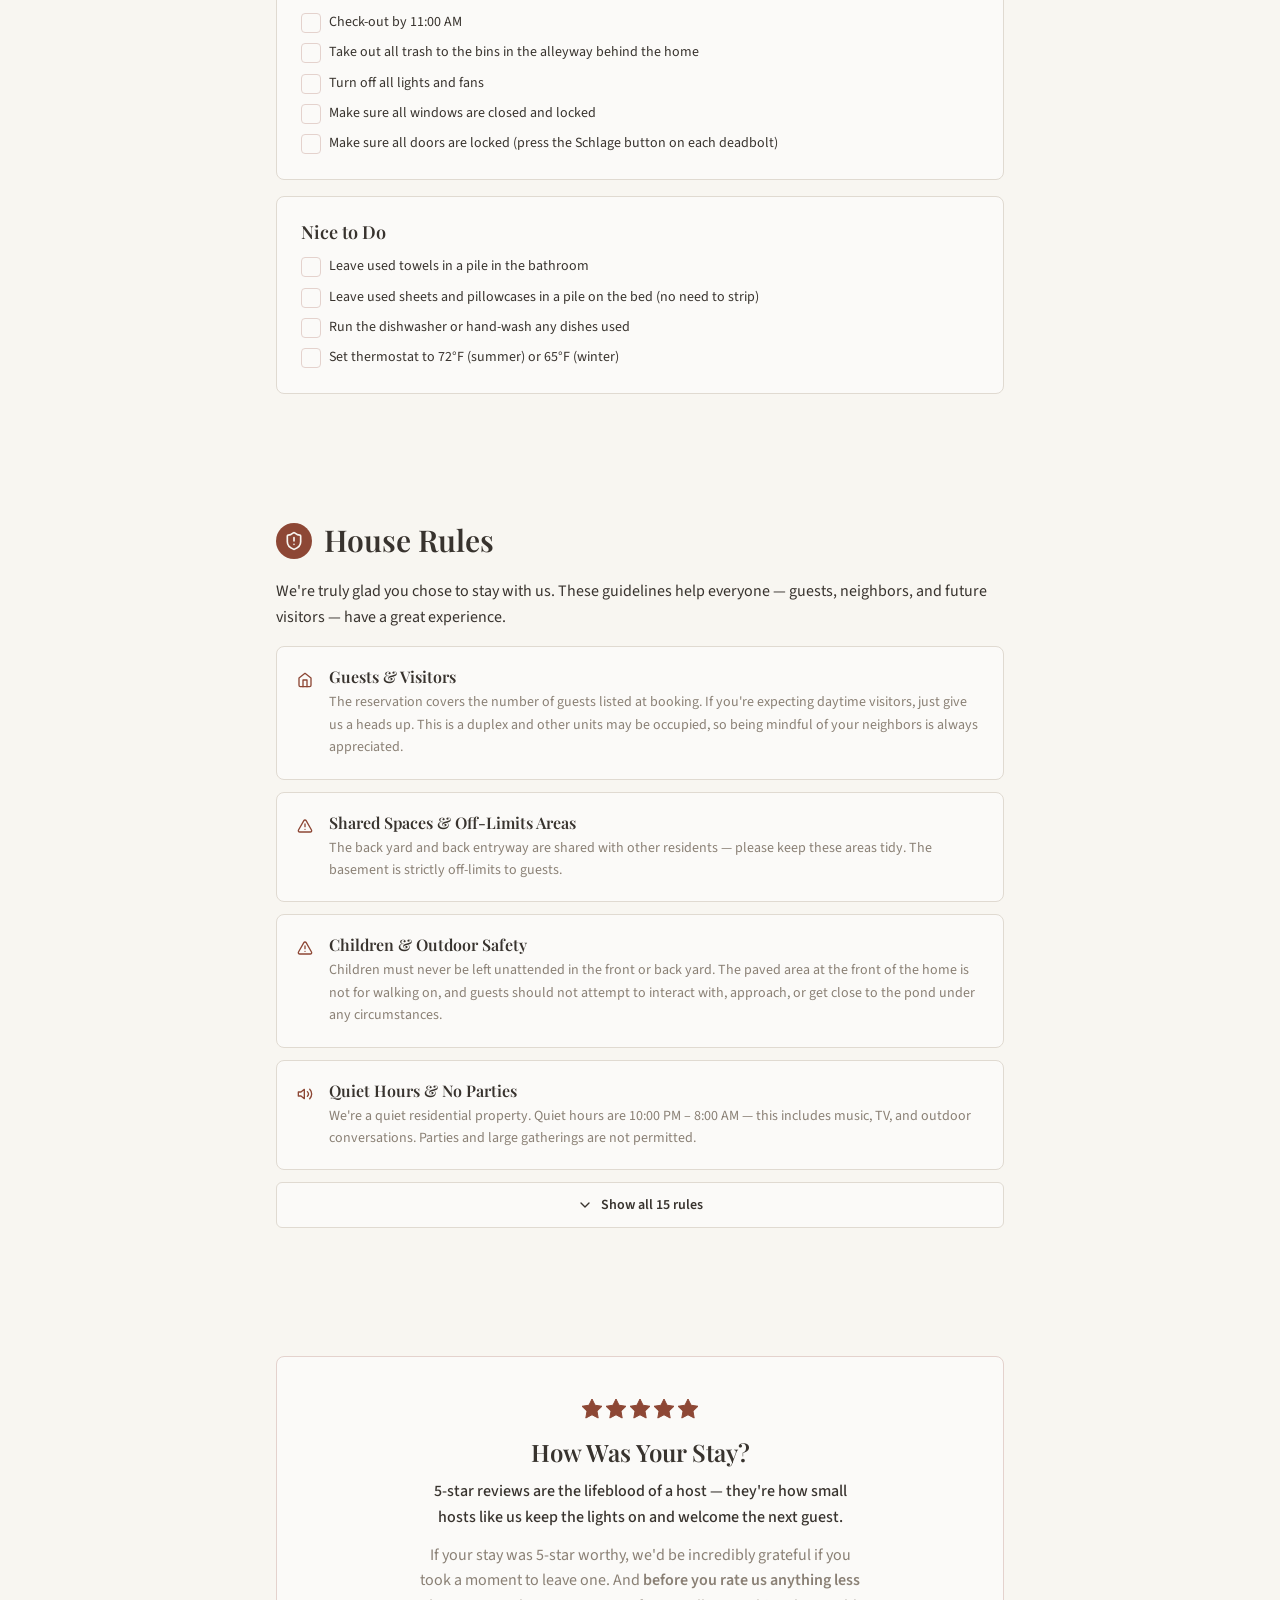
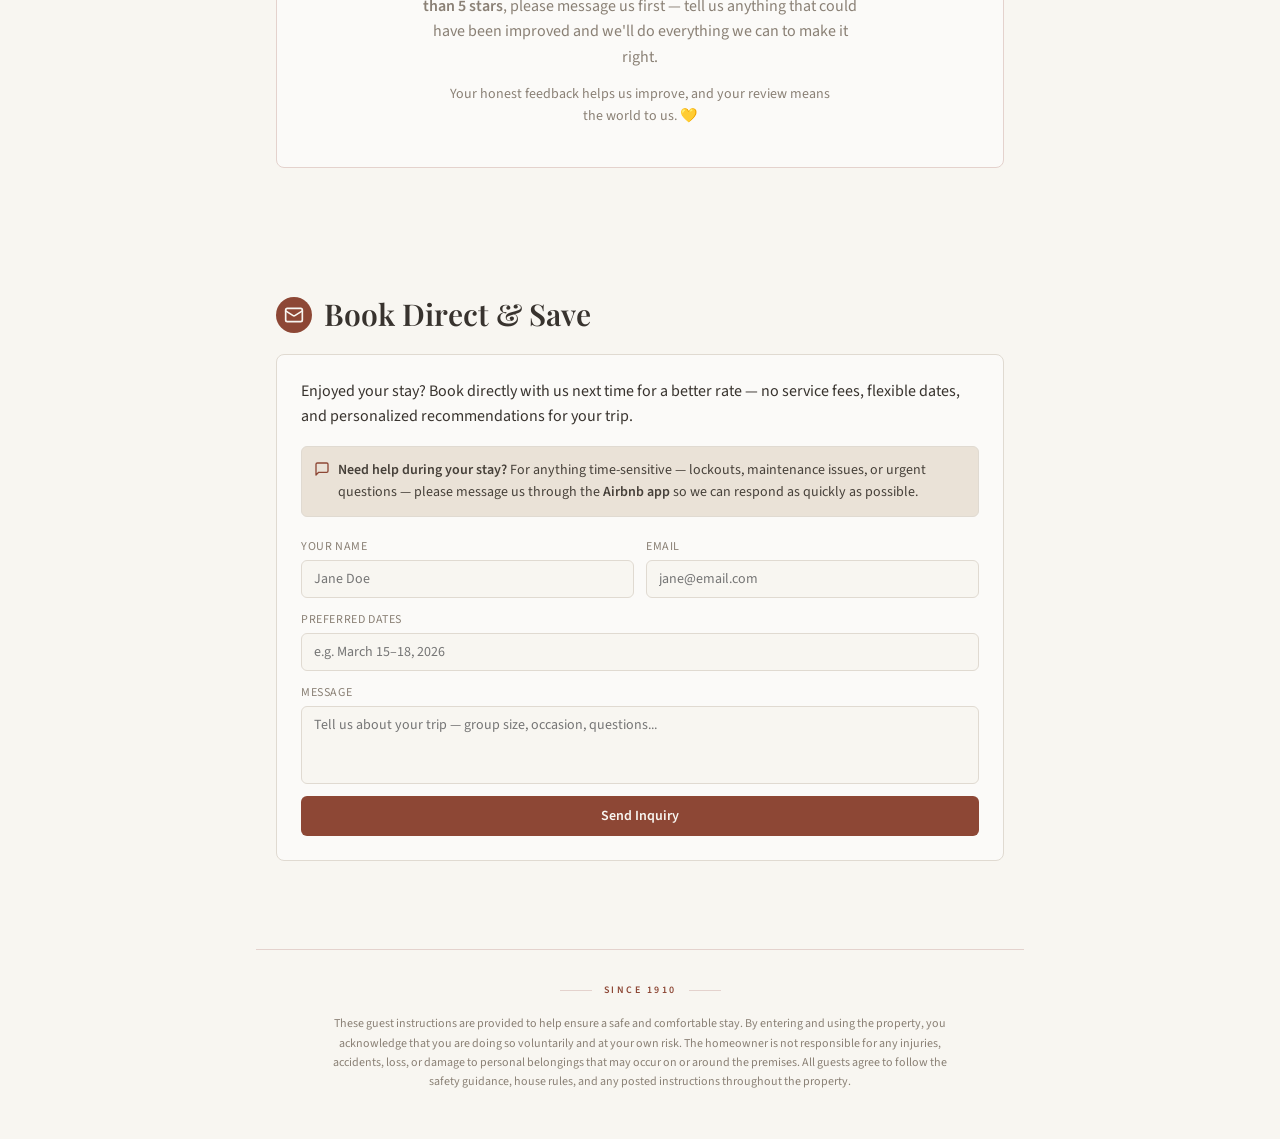
<file: morgan-ford-parlor/morganford-floor-2.html>
<!DOCTYPE html>
<html lang="en">
<head>
  <meta charset="UTF-8">
  <meta name="viewport" content="width=device-width, initial-scale=1.0">
  <title>Morganford — Floor 2 · Guest Guide</title>
  <link rel="stylesheet" href="style.css">
</head>
<body>

<!-- ══════════════════════════════════════════════════════════
     HERO
══════════════════════════════════════════════════════════ -->
<header>
  <div class="hero-img-wrap">
    <img
      src="assets/morganford-exterior.jpg"
      alt="Morganford — a classic 1910 brick home in Tower Grove South"
      class="hero-img"
    />
    <div class="hero-gradient"></div>
  </div>
  <div class="hero-text">
    <div class="hero-divider">
      <span class="hero-divider-line"></span>
      <span class="hero-divider-label">Est. 1910</span>
      <span class="hero-divider-line"></span>
    </div>
    <h1 class="hero-title">Morganford — Floor 2</h1>
    <p class="hero-subtitle">Upper Level · Tower Grove South</p>
    <p class="hero-desc">Welcome to your home in one of St.&nbsp;Louis's most beloved neighborhoods — a beautifully preserved brick home with over a century of character.</p>
  </div>
</header>

<!-- ══════════════════════════════════════════════════════════
     QUICK LINKS
══════════════════════════════════════════════════════════ -->
<nav class="section-container pt-0">
  <div class="info-card border-brick-muted">
    <h2 class="card-h2">Quick Links</h2>
    <div class="quick-links-grid">
      <a href="#checkin"      class="quick-link">Check-In</a>
      <a href="#coffee"       class="quick-link">Coffee Maker</a>
      <a href="#amenities"    class="quick-link">Amenities</a>
      <a href="#neighborhood" class="quick-link">Neighborhood</a>
      <a href="#checkout"     class="quick-link">Checkout</a>
      <a href="#rules"        class="quick-link">House Rules</a>
      <a href="#contact"      class="quick-link">Contact Us</a>
      <a href="#review"       class="quick-link">Your Review</a>
    </div>
  </div>
</nav>

<!-- ══════════════════════════════════════════════════════════
     CHECK-IN
══════════════════════════════════════════════════════════ -->
<section id="checkin" class="section-container">
  <div class="section-header">
    <div class="section-icon">
      <svg viewBox="0 0 24 24"><path d="m21 2-2 2m-7.61 7.61a5.5 5.5 0 1 1-7.778 7.778 5.5 5.5 0 0 1 7.777-7.777zm0 0L15.5 7.5m0 0 3 3L22 7l-3-3m-3.5 3.5L19 4"/></svg>
    </div>
    <h2 class="section-title">Check-In</h2>
  </div>

  <!-- Password Gate -->
  <div id="checkin-locked" class="password-gate">
    <div class="pg-icon-wrap">
      <div class="pg-icon-circle">
        <svg viewBox="0 0 24 24"><rect width="18" height="11" x="3" y="11" rx="2" ry="2"/><path d="M7 11V7a5 5 0 0 1 10 0v4"/></svg>
      </div>
    </div>
    <h3 class="pg-title">Guest Access Required</h3>
    <p class="pg-desc">Enter the guest password from your booking confirmation to view check-in codes and property details.</p>
    <form class="pg-form" id="pg-form" onsubmit="handlePasswordSubmit(event)">
      <input id="pg-input" type="password" maxlength="50" placeholder="Enter guest password" class="pg-input" oninput="document.getElementById('pg-error').classList.add('hidden')" />
      <p id="pg-error" class="pg-error hidden">Incorrect password. Please try again.</p>
      <button type="submit" class="pg-btn">Unlock</button>
    </form>
  </div>

  <!-- Unlocked content -->
  <div id="checkin-content" class="hidden">
    <div class="grid-2">
      <div class="code-card"><p class="code-card-label">Check-In Time</p><p class="code-box">3:00 PM</p></div>
      <div class="code-card"><p class="code-card-label">Check-Out Time</p><p class="code-box">11:00 AM</p></div>
    </div>
    <div class="grid-2 mt-4">
      <div class="code-card"><p class="code-card-label">Door Code</p><p class="code-box">Sent via Airbnb</p></div>
      <div class="code-card"><p class="code-card-label">Back Gate Code</p><p class="code-box">9577</p></div>
    </div>

    <!-- WiFi -->
    <div class="wifi-card mt-4">
      <div class="wifi-header">
        <svg viewBox="0 0 24 24"><path d="M5 12.55a11 11 0 0 1 14.08 0"/><path d="M1.42 9a16 16 0 0 1 21.16 0"/><path d="M8.53 16.11a6 6 0 0 1 6.95 0"/><line x1="12" x2="12.01" y1="20" y2="20"/></svg>
        <span class="wifi-label">WiFi: 3257 Floor 2</span>
      </div>
      <p class="code-box" id="wifi-password">BestStay!</p>
      <button class="wifi-copy-btn" onclick="copyWifiPassword()">
        <svg id="wifi-copy-icon" viewBox="0 0 24 24"><rect width="14" height="14" x="8" y="8" rx="2" ry="2"/><path d="M4 16c-1.1 0-2-.9-2-2V4c0-1.1.9-2 2-2h10c1.1 0 2 .9 2 2"/></svg>
        <svg id="wifi-check-icon" viewBox="0 0 24 24" class="hidden"><path d="M20 6 9 17l-5-5"/></svg>
        <span id="wifi-copy-label">Copy password</span>
      </button>
    </div>

    <!-- Arrival Instructions -->
    <div class="info-card mt-4">
      <h3 class="card-h3">Arrival Instructions</h3>
      <p style="font-size:0.875rem;color:var(--muted-fg);margin-bottom:0.75rem;">
        The front and back doors use a <strong>Schlage Encode Smart Deadbolt</strong> — no physical key needed.
      </p>
      <ol class="steps">
        <li>Navigate to the address provided in your booking confirmation.</li>
        <li>At the front door, enter your <strong>guest code</strong> on the Schlage touchscreen keypad — the deadbolt will unlock automatically.</li>
        <li>Let yourself in and make yourself at home!</li>
        <li>To lock the door, press the <strong>Schlage button</strong> on the keypad.</li>
      </ol>
    </div>

    <!-- Back Gate Collapsible -->
    <div class="info-card mt-4">
      <button class="collapsible-trigger" onclick="toggleBackGate()" aria-expanded="false" id="back-gate-trigger">
        <div class="collapsible-trigger-left">
          <svg viewBox="0 0 24 24"><rect width="18" height="11" x="3" y="11" rx="2" ry="2"/><path d="M7 11V7a5 5 0 0 1 10 0v4"/></svg>
          <h3 class="card-h3" style="margin:0;">Back Gate &amp; Parking Access</h3>
        </div>
        <svg class="collapsible-chevron" id="back-gate-chevron" viewBox="0 0 24 24"><path d="m6 9 6 6 6-6"/></svg>
      </button>
      <div id="back-gate-body" class="hidden">
        <div class="collapsible-body">
          <h4 class="card-h4">Finding the Parking Spot</h4>
          <p style="font-size:0.875rem;color:var(--fg);margin-bottom:0.75rem;">
            Your private parking space is tucked behind the home, accessed from the alley. From Morgan Ford Rd, turn onto <strong>Fyler Ave</strong> and look for the alley entrance just past <strong>Stella Blues Grill</strong>. Head up the alley and you'll find the parking pad directly behind the house — your designated space is highlighted on the map below.
          </p>
          <figure class="parking-map-figure">
            <div style="position:relative;">
              <img src="assets/morganford-parking-map.png" alt="Map showing the parking area behind the home, accessible from the alley off Fyler Ave" loading="lazy" />
              <div class="parking-label" aria-hidden="true">Your Parking ↑</div>
            </div>
            <figcaption class="parking-map-caption">Your parking pad (highlighted) sits directly behind the home, off the alley.</figcaption>
          </figure>
          <h4 class="card-h4 mt-4">Using the Back Gate</h4>
          <p style="font-size:0.875rem;color:var(--fg);margin-bottom:0.75rem;">
            The back gate is secured with a <strong>Yardlock</strong> — a keyless latch. Your <strong>Back Gate Code</strong> is shown in the Check-In section above.
          </p>
          <ol class="steps">
            <li>Enter <strong>9577</strong> on the Yardlock keypad on the outside of the gate.</li>
            <li>Once unlocked, <strong>pull the lock itself toward you and down</strong> to release the latch — the gate will swing open.</li>
            <li>After entering, push the gate firmly shut behind you until it <strong>clicks</strong> locked.</li>
          </ol>
          <p style="font-size:0.75rem;color:var(--muted-fg);margin-top:0.75rem;">The Yardlock re-locks automatically when the gate closes — just make sure you hear the click.</p>
        </div>
      </div>
    </div>
  </div><!-- /checkin-content -->

  <!-- Photos always visible -->
  <div class="photo-full mt-5">
    <img src="assets/morganford-interior-1.jpg" alt="Morganford interior" />
  </div>
</section>

<!-- ══════════════════════════════════════════════════════════
     COFFEE MAKER
══════════════════════════════════════════════════════════ -->
<section id="coffee" class="section-container">
  <div class="section-header">
    <div class="section-icon">
      <svg viewBox="0 0 24 24"><path d="M17 8h1a4 4 0 1 1 0 8h-1"/><path d="M3 8h14v9a4 4 0 0 1-4 4H7a4 4 0 0 1-4-4Z"/><line x1="6" x2="6" y1="2" y2="4"/><line x1="10" x2="10" y1="2" y2="4"/><line x1="14" x2="14" y1="2" y2="4"/></svg>
    </div>
    <h2 class="section-title">Ninja Pods &amp; Grounds Coffee Maker</h2>
  </div>
  <div class="info-card">
    <div class="coffee-flex mb-4">
      <div class="coffee-text">
        <p style="color:var(--fg);">This home has a <strong>Ninja Pods &amp; Grounds Specialty Single-Serve Coffee Maker (PB051)</strong>. It brews K-Cup® compatible pods or ground coffee with 4 brew styles: Classic, Rich, Over Ice, and Specialty.</p>
      </div>
      <div class="coffee-images">
        <img src="assets/ninja-dualbrew.jpg" alt="Ninja PB051 Pods &amp; Grounds coffee maker" />
      </div>
    </div>

    <h3 class="card-h3">Brewing with a Pod (K-Cup®)</h3>
    <ol class="steps mb-4">
      <li>Check the water reservoir — fill to at least the desired cup size line.</li>
      <li>Open the lid and place the <strong>Ninja Pod Adapter</strong> in the brew basket.</li>
      <li>Insert one K-Cup® pod into the adapter.</li>
      <li>Close the lid firmly.</li>
      <li>Place your mug under the brew nozzle.</li>
      <li>Press the <strong>Brew Style</strong> button to choose: Classic, Rich, Over Ice, or Specialty.</li>
      <li>Press the <strong>Size</strong> button to select your cup size (8, 10, 12, or 24 oz).</li>
      <li>Press <strong>Start</strong> — brewing begins in seconds.</li>
    </ol>

    <h3 class="card-h3">Brewing with Ground Coffee</h3>
    <ol class="steps mb-4">
      <li>Check the water reservoir and fill as needed.</li>
      <li>Open the lid and place the <strong>Permanent Filter</strong> in the brew basket.</li>
      <li>Add ground coffee using the Ninja Smart Scoop (about 2–3 scoops for 8 oz, 5–7 for 24 oz).</li>
      <li>Close the filter and the lid.</li>
      <li>Place your mug under the brew nozzle.</li>
      <li>Select your brew style and cup size.</li>
      <li>Press <strong>Start</strong> to brew.</li>
    </ol>

    <div class="tips-box">
      <strong>Tips:</strong> Use <strong>Over Ice</strong> for iced coffee — it brews a concentrated shot to stay bold over ice. The <strong>Specialty</strong> setting brews a super-rich 4 oz concentrate, perfect for lattes and cappuccinos with frothed milk. Use only one insert at a time (Pod Adapter <em>or</em> Permanent Filter — never both).
    </div>
  </div>
</section>

<!-- ══════════════════════════════════════════════════════════
     AMENITIES
══════════════════════════════════════════════════════════ -->
<section id="amenities" class="section-container">
  <div class="section-header">
    <div class="section-icon">
      <svg viewBox="0 0 24 24"><path d="m3 9 9-7 9 7v11a2 2 0 0 1-2 2H5a2 2 0 0 1-2-2z"/><polyline points="9 22 9 12 15 12 15 22"/></svg>
    </div>
    <h2 class="section-title">Amenities</h2>
  </div>
  <div class="grid-2">
    <div class="icon-card">
      <div class="icon-card-icon"><svg viewBox="0 0 24 24"><path d="M7 16.3c2.2 0 4-1.83 4-4.05 0-1.16-.57-2.26-1.71-3.19S7.29 6.75 7 5.3c-.29 1.45-1.14 2.84-2.29 3.76S3 11.1 3 12.25c0 2.22 1.8 4.05 4 4.05z"/><path d="M12.56 6.6A10.97 10.97 0 0 0 14 3.02c.5 2.5 2 4.9 4 6.5s3 3.5 3 5.5a6.98 6.98 0 0 1-11.91 4.97"/></svg></div>
      <div><h4 class="icon-card-title">Linens &amp; Towels</h4><p class="icon-card-desc">Fresh linens and towels are provided.</p></div>
    </div>
    <div class="icon-card">
      <div class="icon-card-icon"><svg viewBox="0 0 24 24"><path d="M17 8h1a4 4 0 1 1 0 8h-1"/><path d="M3 8h14v9a4 4 0 0 1-4 4H7a4 4 0 0 1-4-4Z"/><line x1="6" x2="6" y1="2" y2="4"/><line x1="10" x2="10" y1="2" y2="4"/><line x1="14" x2="14" y1="2" y2="4"/></svg></div>
      <div><h4 class="icon-card-title">Kitchen</h4><p class="icon-card-desc">Full kitchen with cookware, dishes, utensils, and the Ninja DualBrew coffee maker.</p></div>
    </div>
  </div>
  <div class="photo-full mt-5">
    <img src="assets/morganford-interior-2.jpg" alt="Morganford interior details" />
  </div>
</section>

<!-- ══════════════════════════════════════════════════════════
     NEIGHBORHOOD  (same content as The Stanley)
══════════════════════════════════════════════════════════ -->
<section id="neighborhood" class="section-container">
  <div class="section-header">
    <div class="section-icon">
      <svg viewBox="0 0 24 24"><path d="M20 10c0 6-8 12-8 12s-8-6-8-12a8 8 0 0 1 16 0Z"/><circle cx="12" cy="10" r="3"/></svg>
    </div>
    <h2 class="section-title">Your Neighborhood</h2>
  </div>
  <p style="color:var(--fg);margin-bottom:1rem;">You're in Tower Grove South — one of St.&nbsp;Louis's most walkable and loved neighborhoods. Everything below is within a short walk of your front door.</p>
  <div class="neighborhood-grid">
    <div class="nbhd-card highlight full-row">
      <div class="nbhd-card-header"><h4 class="nbhd-title">🐦 Songbird</h4><span class="nbhd-badge">⭐ Yelp Top 100</span></div>
      <p class="nbhd-desc">Community-focused breakfast and lunch with locally-sourced ingredients, freshly prepared to order. Recently named #5 on Yelp's Top 100 Places to Eat in the Midwest.</p>
    </div>
    <div class="nbhd-card"><h4 class="nbhd-title mb-2">🍻 Stella Blues</h4><p class="nbhd-desc">Literally next door at 3269 Morganford. Full bar, outdoor seating, great burgers and live music on weekends.</p></div>
    <div class="nbhd-card"><h4 class="nbhd-title mb-2">🥪 Garden Variety Deli</h4><p class="nbhd-desc">One block south at 3131 Morganford. Creative sandwiches, fresh salads, and excellent coffee. Perfect for lunch.</p></div>
    <div class="nbhd-card"><h4 class="nbhd-title mb-2">🍺 Civil Life Brewing</h4><p class="nbhd-desc">Cor blimey guv'na! — grab a handle of award winning beer in this comfortable brew pub.</p></div>
    <div class="nbhd-card"><h4 class="nbhd-title mb-2">🍕 Pizzeoli</h4><p class="nbhd-desc">Wood-fired Neapolitan pizza at Hartford &amp; Morganford. Fresh, locally sourced — a neighborhood favorite.</p></div>
    <div class="nbhd-card"><h4 class="nbhd-title mb-2">🌳 Tower Grove Park</h4><p class="nbhd-desc">Two blocks north — 289 acres of trails, pavilions, playgrounds, and a Saturday farmers market (spring–fall).</p></div>
    <div class="nbhd-card"><h4 class="nbhd-title mb-2">🍔 Tin Can Tavern &amp; Grille</h4><p class="nbhd-desc">Casual neighborhood bar and grill right on Morganford. Solid pub food, cold beer, and a friendly crowd.</p></div>
  </div>
  <h3 class="nbhd-subheading">Worth the Short Drive (5–10 min)</h3>
  <div class="neighborhood-grid">
    <div class="nbhd-card"><h4 class="nbhd-title mb-2">☕ Sump Coffee</h4><p class="nbhd-desc">Specialty third-wave coffee on S. Jefferson — a St. Louis institution for serious coffee lovers.</p></div>
    <div class="nbhd-card"><h4 class="nbhd-title mb-2">🌮 Guerrilla Street Food</h4><p class="nbhd-desc">Filipino-inspired street food on Arsenal. Don't miss the adobo and lumpia.</p></div>
    <div class="nbhd-card"><h4 class="nbhd-title mb-2">🍦 Gelato Di Riso</h4><p class="nbhd-desc">Housemade gelato on South Grand Blvd — worth the 5-minute drive or 15-minute stroll.</p></div>
    <div class="nbhd-card"><h4 class="nbhd-title mb-2">🛒 Jay International</h4><p class="nbhd-desc">Incredible international grocery on South Grand with spices, sauces, and specialty items from everywhere.</p></div>
  </div>
  <div style="margin-top:1.25rem;text-align:center;">
    <a href="tower-grove-south.html" class="explore-btn">
      <svg viewBox="0 0 24 24"><path d="M20 10c0 6-8 12-8 12s-8-6-8-12a8 8 0 0 1 16 0Z"/><circle cx="12" cy="10" r="3"/></svg>
      Explore Full Neighborhood Guide ↗
    </a>
  </div>
</section>

<!-- ══════════════════════════════════════════════════════════
     CHECKOUT
══════════════════════════════════════════════════════════ -->
<section id="checkout" class="section-container">
  <div class="section-header">
    <div class="section-icon">
      <svg viewBox="0 0 24 24"><rect width="8" height="4" x="8" y="2" rx="1" ry="1"/><path d="M16 4h2a2 2 0 0 1 2 2v14a2 2 0 0 1-2 2H6a2 2 0 0 1-2-2V6a2 2 0 0 1 2-2h2"/><path d="m9 14 2 2 4-4"/></svg>
    </div>
    <h2 class="section-title">Checkout Checklist</h2>
  </div>
  <div class="space-y-4">
    <div class="info-card">
      <h3 class="checklist-title">Must Do</h3>
      <ul class="checklist-items">
        <li class="checklist-item"><span class="checklist-box"></span>Check-out by 11:00 AM</li>
        <li class="checklist-item"><span class="checklist-box"></span>Take out all trash to the bins in the alleyway behind the home</li>
        <li class="checklist-item"><span class="checklist-box"></span>Turn off all lights and fans</li>
        <li class="checklist-item"><span class="checklist-box"></span>Make sure all windows are closed and locked</li>
        <li class="checklist-item"><span class="checklist-box"></span>Make sure all doors are locked (press the Schlage button on each deadbolt)</li>
      </ul>
    </div>
    <div class="info-card">
      <h3 class="checklist-title">Nice to Do</h3>
      <ul class="checklist-items">
        <li class="checklist-item"><span class="checklist-box"></span>Leave used towels in a pile in the bathroom</li>
        <li class="checklist-item"><span class="checklist-box"></span>Leave used sheets and pillowcases in a pile on the bed (no need to strip)</li>
        <li class="checklist-item"><span class="checklist-box"></span>Run the dishwasher or hand-wash any dishes used</li>
        <li class="checklist-item"><span class="checklist-box"></span>Set thermostat to 72°F (summer) or 65°F (winter)</li>
      </ul>
    </div>
  </div>
</section>

<!-- ══════════════════════════════════════════════════════════
     HOUSE RULES
══════════════════════════════════════════════════════════ -->
<section id="rules" class="section-container">
  <div class="section-header">
    <div class="section-icon">
      <svg viewBox="0 0 24 24"><path d="M20 13c0 5-3.5 7.5-7.66 8.95a1 1 0 0 1-.67-.01C7.5 20.5 4 18 4 13V6a1 1 0 0 1 1-1c2 0 4.5-1.2 6.24-2.72a1.17 1.17 0 0 1 1.52 0C14.51 3.81 17 5 19 5a1 1 0 0 1 1 1z"/><path d="M12 8v4"/><path d="M12 16h.01"/></svg>
    </div>
    <h2 class="section-title">House Rules</h2>
  </div>
  <p style="color:var(--fg);margin-bottom:1rem;">We're truly glad you chose to stay with us. These guidelines help everyone — guests, neighbors, and future visitors — have a great experience.</p>
  <div id="rules-list">
    <div class="rule-card"><div class="rule-icon"><svg viewBox="0 0 24 24"><path d="m3 9 9-7 9 7v11a2 2 0 0 1-2 2H5a2 2 0 0 1-2-2z"/><polyline points="9 22 9 12 15 12 15 22"/></svg></div><div><h4 class="rule-title">Guests &amp; Visitors</h4><p class="rule-desc">The reservation covers the number of guests listed at booking. If you're expecting daytime visitors, just give us a heads up. This is a duplex and other units may be occupied, so being mindful of your neighbors is always appreciated.</p></div></div>
    <div class="rule-card"><div class="rule-icon"><svg viewBox="0 0 24 24"><path d="m21.73 18-8-14a2 2 0 0 0-3.48 0l-8 14A2 2 0 0 0 4 21h16a2 2 0 0 0 1.73-3Z"/><path d="M12 9v4"/><path d="M12 17h.01"/></svg></div><div><h4 class="rule-title">Shared Spaces &amp; Off-Limits Areas</h4><p class="rule-desc">The back yard and back entryway are shared with other residents — please keep these areas tidy. The basement is strictly off-limits to guests.</p></div></div>
    <div class="rule-card"><div class="rule-icon"><svg viewBox="0 0 24 24"><path d="m21.73 18-8-14a2 2 0 0 0-3.48 0l-8 14A2 2 0 0 0 4 21h16a2 2 0 0 0 1.73-3Z"/><path d="M12 9v4"/><path d="M12 17h.01"/></svg></div><div><h4 class="rule-title">Children &amp; Outdoor Safety</h4><p class="rule-desc">Children must never be left unattended in the front or back yard. The paved area at the front of the home is not for walking on, and guests should not attempt to interact with, approach, or get close to the pond under any circumstances.</p></div></div>
    <div class="rule-card"><div class="rule-icon"><svg viewBox="0 0 24 24"><polygon points="11 5 6 9 2 9 2 15 6 15 11 19 11 5"/><path d="M15.54 8.46a5 5 0 0 1 0 7.07"/><path d="M19.07 4.93a10 10 0 0 1 0 14.14"/></svg></div><div><h4 class="rule-title">Quiet Hours &amp; No Parties</h4><p class="rule-desc">We're a quiet residential property. Quiet hours are 10:00 PM – 8:00 AM — this includes music, TV, and outdoor conversations. Parties and large gatherings are not permitted.</p></div></div>
    <div id="rules-extra" class="hidden">
      <div class="rule-card"><div class="rule-icon"><svg viewBox="0 0 24 24"><path d="M18 12H2v4h16"/><path d="M22 12v4"/><path d="M7 12v4"/><path d="M18 8c0-2.5-2-2.5-2-5"/><path d="M22 8c0-2.5-2-2.5-2-5"/></svg></div><div><h4 class="rule-title">No Smoking or Vaping</h4><p class="rule-desc">Smoking and vaping (including marijuana) are not permitted anywhere inside the unit or on the property. The home is equipped with smoke and vape detection sensors.</p></div></div>
      <div class="rule-card"><div class="rule-icon"><svg viewBox="0 0 24 24"><path d="M10 5.172C10 3.782 8.423 2.679 6.5 3c-2.823.47-4.113 6.006-4 7 .08.703 1.725 1.722 3.656 1 1.261-.472 1.96-1.45 2.344-2.5"/><path d="m14.267 5.172c0-1.39 1.577-2.493 3.5-2.172 2.823.47 4.113 6.006 4 7-.08.703-1.725 1.722-3.656 1-1.261-.472-1.855-1.45-2.239-2.5"/><path d="M8 14v.5"/><path d="M16 14v.5"/><path d="M11.25 16.25h1.5L12 17l-.75-.75Z"/><path d="M4.42 11.247A13.152 13.152 0 0 0 4 14.556C4 18.728 7.582 21 12 21s8-2.272 8-6.444c0-1.061-.162-2.2-.493-3.309m-9.243-6.082A8.801 8.801 0 0 1 12 5c.78 0 1.5.108 2.161.306"/></svg></div><div><h4 class="rule-title">Pets</h4><p class="rule-desc">We love pets! However, we aren't able to accommodate them unless explicitly approved at booking. Please reach out before booking if you'd like to discuss.</p></div></div>
      <div class="rule-card"><div class="rule-icon"><svg viewBox="0 0 24 24"><circle cx="12" cy="12" r="10"/><path d="M9 17V7h4a3 3 0 0 1 0 6H9"/></svg></div><div><h4 class="rule-title">Parking</h4><p class="rule-desc">One private parking space in the back — use only the space designated for this unit. Street parking also available. Note: street cleaning on Morganford occurs on Wednesdays — check No Parking signs for times.</p></div></div>
      <div class="rule-card"><div class="rule-icon"><svg viewBox="0 0 24 24"><path d="M12 22v-5"/><path d="M9 8V2"/><path d="M15 8V2"/><path d="M18 8v5a4 4 0 0 1-4 4h-4a4 4 0 0 1-4-4V8Z"/></svg></div><div><h4 class="rule-title">Don't Unplug Devices</h4><p class="rule-desc">The WiFi router, smart locks, thermostat, and sensors need to stay plugged in. If something seems off, just message us!</p></div></div>
      <div class="rule-card"><div class="rule-icon"><svg viewBox="0 0 24 24"><path d="M14 14.76V3.5a2.5 2.5 0 0 0-5 0v11.26a4.5 4.5 0 1 0 5 0z"/></svg></div><div><h4 class="rule-title">Thermostat &amp; Utilities</h4><p class="rule-desc">Set the thermostat no lower than 68°F in summer, no higher than 72°F in winter. Turn off lights and climate control when heading out.</p></div></div>
      <div class="rule-card"><div class="rule-icon"><svg viewBox="0 0 24 24"><path d="M3 6h18"/><path d="M19 6v14c0 1-1 2-2 2H7c-1 0-2-1-2-2V6"/><path d="M8 6V4c0-1 1-2 2-2h4c1 0 2 1 2 2v2"/><line x1="10" x2="10" y1="11" y2="17"/><line x1="14" x2="14" y1="11" y2="17"/></svg></div><div><h4 class="rule-title">Trash &amp; Recycling</h4><p class="rule-desc">Bag all trash and dispose of it in the dumpster in the alley behind the parking area. Keep the unit and shared areas tidy.</p></div></div>
      <div class="rule-card"><div class="rule-icon"><svg viewBox="0 0 24 24"><path d="M2 12s3-7 10-7 10 7 10 7-3 7-10 7-10-7-10-7Z"/><circle cx="12" cy="12" r="3"/></svg></div><div><h4 class="rule-title">Privacy &amp; Security</h4><p class="rule-desc">No cameras or recording devices inside — your privacy is completely respected. Exterior cameras are in place for security. Smoke and vape detection sensors are installed.</p></div></div>
      <div class="rule-card"><div class="rule-icon"><svg viewBox="0 0 24 24"><path d="m16 16 3-8 3 8c-.87.65-1.92 1-3 1s-2.13-.35-3-1Z"/><path d="m2 16 3-8 3 8c-.87.65-1.92 1-3 1s-2.13-.35-3-1Z"/><path d="M7 21H17"/><path d="M12 3v18"/><path d="M3 7h2c2 0 5-1 7-2 2 1 5 2 7 2h2"/></svg></div><div><h4 class="rule-title">Local Compliance</h4><p class="rule-desc">This property operates in full compliance with City of St. Louis short-term rental regulations.</p></div></div>
      <div class="rule-card"><div class="rule-icon"><svg viewBox="0 0 24 24"><path d="m3 9 9-7 9 7v11a2 2 0 0 1-2 2H5a2 2 0 0 1-2-2z"/><polyline points="9 22 9 12 15 12 15 22"/></svg></div><div><h4 class="rule-title">Take Care of the Space</h4><p class="rule-desc">Please treat the home and its contents with care. If anything breaks, just let us know. Guests are responsible for damage beyond normal wear and tear.</p></div></div>
      <div class="rule-card"><div class="rule-icon"><svg viewBox="0 0 24 24"><path d="m21.73 18-8-14a2 2 0 0 0-3.48 0l-8 14A2 2 0 0 0 4 21h16a2 2 0 0 0 1.73-3Z"/><path d="M12 9v4"/><path d="M12 17h.01"/></svg></div><div><h4 class="rule-title">A Note on Fees</h4><p class="rule-desc">Additional charges may apply for property damage, unauthorized smoking/vaping, unapproved pets, or unauthorized late check-out.</p></div></div>
      <div class="rule-card"><div class="rule-icon"><svg viewBox="0 0 24 24"><circle cx="12" cy="12" r="10"/><path d="M9.09 9a3 3 0 0 1 5.83 1c0 2-3 3-3 3"/><path d="M12 17h.01"/></svg></div><div><h4 class="rule-title">Questions?</h4><p class="rule-desc">We're always just a message away. Reach out anytime via Airbnb and we'll get back to you as quickly as possible!</p></div></div>
    </div>
  </div>
  <button class="show-all-btn" id="show-all-btn" onclick="showAllRules()">
    <svg viewBox="0 0 24 24"><path d="m6 9 6 6 6-6"/></svg>
    Show all 15 rules
  </button>
</section>

<!-- ══════════════════════════════════════════════════════════
     REVIEW
══════════════════════════════════════════════════════════ -->
<section id="review" class="section-container">
  <div class="review-card">
    <div class="stars">
      <svg viewBox="0 0 24 24"><polygon points="12 2 15.09 8.26 22 9.27 17 14.14 18.18 21.02 12 17.77 5.82 21.02 7 14.14 2 9.27 8.91 8.26 12 2"/></svg>
      <svg viewBox="0 0 24 24"><polygon points="12 2 15.09 8.26 22 9.27 17 14.14 18.18 21.02 12 17.77 5.82 21.02 7 14.14 2 9.27 8.91 8.26 12 2"/></svg>
      <svg viewBox="0 0 24 24"><polygon points="12 2 15.09 8.26 22 9.27 17 14.14 18.18 21.02 12 17.77 5.82 21.02 7 14.14 2 9.27 8.91 8.26 12 2"/></svg>
      <svg viewBox="0 0 24 24"><polygon points="12 2 15.09 8.26 22 9.27 17 14.14 18.18 21.02 12 17.77 5.82 21.02 7 14.14 2 9.27 8.91 8.26 12 2"/></svg>
      <svg viewBox="0 0 24 24"><polygon points="12 2 15.09 8.26 22 9.27 17 14.14 18.18 21.02 12 17.77 5.82 21.02 7 14.14 2 9.27 8.91 8.26 12 2"/></svg>
    </div>
    <h2 style="font-family:var(--font-display);font-size:1.5rem;font-weight:600;color:var(--fg);margin:0 0 0.75rem 0;">How Was Your Stay?</h2>
    <p style="color:var(--fg);max-width:28rem;margin:0 auto 0.75rem;font-weight:500;">5-star reviews are the lifeblood of a host — they're how small hosts like us keep the lights on and welcome the next guest.</p>
    <p style="color:var(--muted-fg);max-width:28rem;margin:0 auto 0.75rem;">If your stay was 5-star worthy, we'd be incredibly grateful if you took a moment to leave one. And <strong>before you rate us anything less than 5 stars</strong>, please message us first — tell us anything that could have been improved and we'll do everything we can to make it right.</p>
    <p style="font-size:0.875rem;color:var(--muted-fg);max-width:24rem;margin:0 auto;">Your honest feedback helps us improve, and your review means the world to us. 💛</p>
  </div>
</section>

<!-- ══════════════════════════════════════════════════════════
     CONTACT
══════════════════════════════════════════════════════════ -->
<section id="contact" class="section-container">
  <div class="section-header">
    <div class="section-icon">
      <svg viewBox="0 0 24 24"><rect width="20" height="16" x="2" y="4" rx="2"/><path d="m22 7-8.97 5.7a1.94 1.94 0 0 1-2.06 0L2 7"/></svg>
    </div>
    <h2 class="section-title">Book Direct &amp; Save</h2>
  </div>
  <div class="info-card">
    <p style="color:var(--fg);margin-bottom:1rem;">Enjoyed your stay? Book directly with us next time for a better rate — no service fees, flexible dates, and personalized recommendations for your trip.</p>
    <div class="info-note mb-5">
      <svg viewBox="0 0 24 24"><path d="M21 15a2 2 0 0 1-2 2H7l-4 4V5a2 2 0 0 1 2-2h14a2 2 0 0 1 2 2z"/></svg>
      <span><strong>Need help during your stay?</strong> For anything time-sensitive — lockouts, maintenance issues, or urgent questions — please message us through the <strong>Airbnb app</strong> so we can respond as quickly as possible.</span>
    </div>
    <div id="contact-form-wrap">
      <form id="contact-form" onsubmit="handleContactSubmit(event)" novalidate>
        <div class="form-row">
          <div class="form-group"><label class="form-label" for="contact-name">Your Name</label><input id="contact-name" type="text" maxlength="100" placeholder="Jane Doe" class="form-input" required /><span id="err-name" class="form-error hidden"></span></div>
          <div class="form-group"><label class="form-label" for="contact-email">Email</label><input id="contact-email" type="email" maxlength="255" placeholder="jane@email.com" class="form-input" required /><span id="err-email" class="form-error hidden"></span></div>
        </div>
        <div class="form-group mb-3"><label class="form-label" for="contact-dates">Preferred Dates</label><input id="contact-dates" type="text" maxlength="100" placeholder="e.g. March 15–18, 2026" class="form-input" /><span id="err-dates" class="form-error hidden"></span></div>
        <div class="form-group"><label class="form-label" for="contact-message">Message</label><textarea id="contact-message" maxlength="1000" rows="3" placeholder="Tell us about your trip — group size, occasion, questions..." class="form-textarea" required></textarea><span id="err-message" class="form-error hidden"></span></div>
        <button type="submit" class="form-submit">Send Inquiry</button>
      </form>
    </div>
    <div id="contact-success" class="form-success hidden">
      <p class="form-success-title">Thanks for reaching out!</p>
      <p class="form-success-msg">Your email app should have opened with your inquiry. We'll get back to you soon!</p>
      <button class="form-again-btn" onclick="resetContactForm()">Send another inquiry</button>
    </div>
  </div>
</section>

<!-- Footer -->
<footer class="site-footer">
  <div class="footer-divider"><span class="footer-divider-line"></span><span class="footer-divider-label">Since 1910</span><span class="footer-divider-line"></span></div>
  <p class="footer-disclaimer">These guest instructions are provided to help ensure a safe and comfortable stay. By entering and using the property, you acknowledge that you are doing so voluntarily and at your own risk. The homeowner is not responsible for any injuries, accidents, loss, or damage to personal belongings that may occur on or around the premises. All guests agree to follow the safety guidance, house rules, and any posted instructions throughout the property.</p>
</footer>

<script>
(function(){
  'use strict';
  var STORAGE_KEY='guest-access-unlocked', PASSWORD='welcome';
  window.history.pushState(null,'',window.location.href);
  window.addEventListener('popstate',function(){window.history.pushState(null,'',window.location.href);});
  if(sessionStorage.getItem(STORAGE_KEY)==='true') unlockCheckin();
  function unlockCheckin(){document.getElementById('checkin-locked').classList.add('hidden');document.getElementById('checkin-content').classList.remove('hidden');}
  window.handlePasswordSubmit=function(e){e.preventDefault();if(document.getElementById('pg-input').value.trim().toLowerCase()===PASSWORD){sessionStorage.setItem(STORAGE_KEY,'true');unlockCheckin();}else{document.getElementById('pg-error').classList.remove('hidden');}};
  window.copyWifiPassword=function(){var pw=document.getElementById('wifi-password').textContent;if(navigator.clipboard){navigator.clipboard.writeText(pw).then(showCopied,showCopied);}else{showCopied();}};
  function showCopied(){document.getElementById('wifi-copy-icon').classList.add('hidden');document.getElementById('wifi-check-icon').classList.remove('hidden');document.getElementById('wifi-copy-label').textContent='Copied!';setTimeout(function(){document.getElementById('wifi-copy-icon').classList.remove('hidden');document.getElementById('wifi-check-icon').classList.add('hidden');document.getElementById('wifi-copy-label').textContent='Copy password';},2000);}
  window.toggleBackGate=function(){var b=document.getElementById('back-gate-body'),c=document.getElementById('back-gate-chevron'),t=document.getElementById('back-gate-trigger'),open=!b.classList.contains('hidden');if(open){b.classList.add('hidden');c.innerHTML='<path d="m6 9 6 6 6-6"/>';t.setAttribute('aria-expanded','false');}else{b.classList.remove('hidden');c.innerHTML='<path d="m18 15-6-6-6 6"/>';t.setAttribute('aria-expanded','true');}};
  window.showAllRules=function(){document.getElementById('rules-extra').classList.remove('hidden');document.getElementById('show-all-btn').classList.add('hidden');};
  function sanitize(s){return s.trim().replace(/[<>]/g,'');}
  window.handleContactSubmit=function(e){e.preventDefault();var name=document.getElementById('contact-name').value,email=document.getElementById('contact-email').value,dates=document.getElementById('contact-dates').value,message=document.getElementById('contact-message').value,valid=true;
  function setErr(id,msg){var el=document.getElementById(id);if(msg){el.textContent=msg;el.classList.remove('hidden');valid=false;}else{el.classList.add('hidden');}}
  setErr('err-name',!name.trim()||name.trim().length>100?'Name is required (max 100 chars)':'');
  setErr('err-email',!email.trim()||!/^[^\s@]+@[^\s@]+\.[^\s@]+$/.test(email.trim())||email.trim().length>255?'Valid email required (max 255 chars)':'');
  setErr('err-dates',dates.trim().length>100?'Dates too long (max 100 chars)':'');
  setErr('err-message',!message.trim()||message.trim().length>1000?'Message is required (max 1000 chars)':'');
  if(!valid)return;
  var sub=encodeURIComponent('Direct Booking Inquiry from '+sanitize(name)),bod=encodeURIComponent('Name: '+sanitize(name)+'\nEmail: '+sanitize(email)+'\nPreferred Dates: '+sanitize(dates)+'\n\n'+sanitize(message));
  window.location.href='mailto:sschurlish@gmail.com?subject='+sub+'&body='+bod;
  document.getElementById('contact-form-wrap').classList.add('hidden');document.getElementById('contact-success').classList.remove('hidden');};
  window.resetContactForm=function(){document.getElementById('contact-form').reset();document.getElementById('contact-success').classList.add('hidden');document.getElementById('contact-form-wrap').classList.remove('hidden');};
})();
</script>
</body>
</html>
</file>
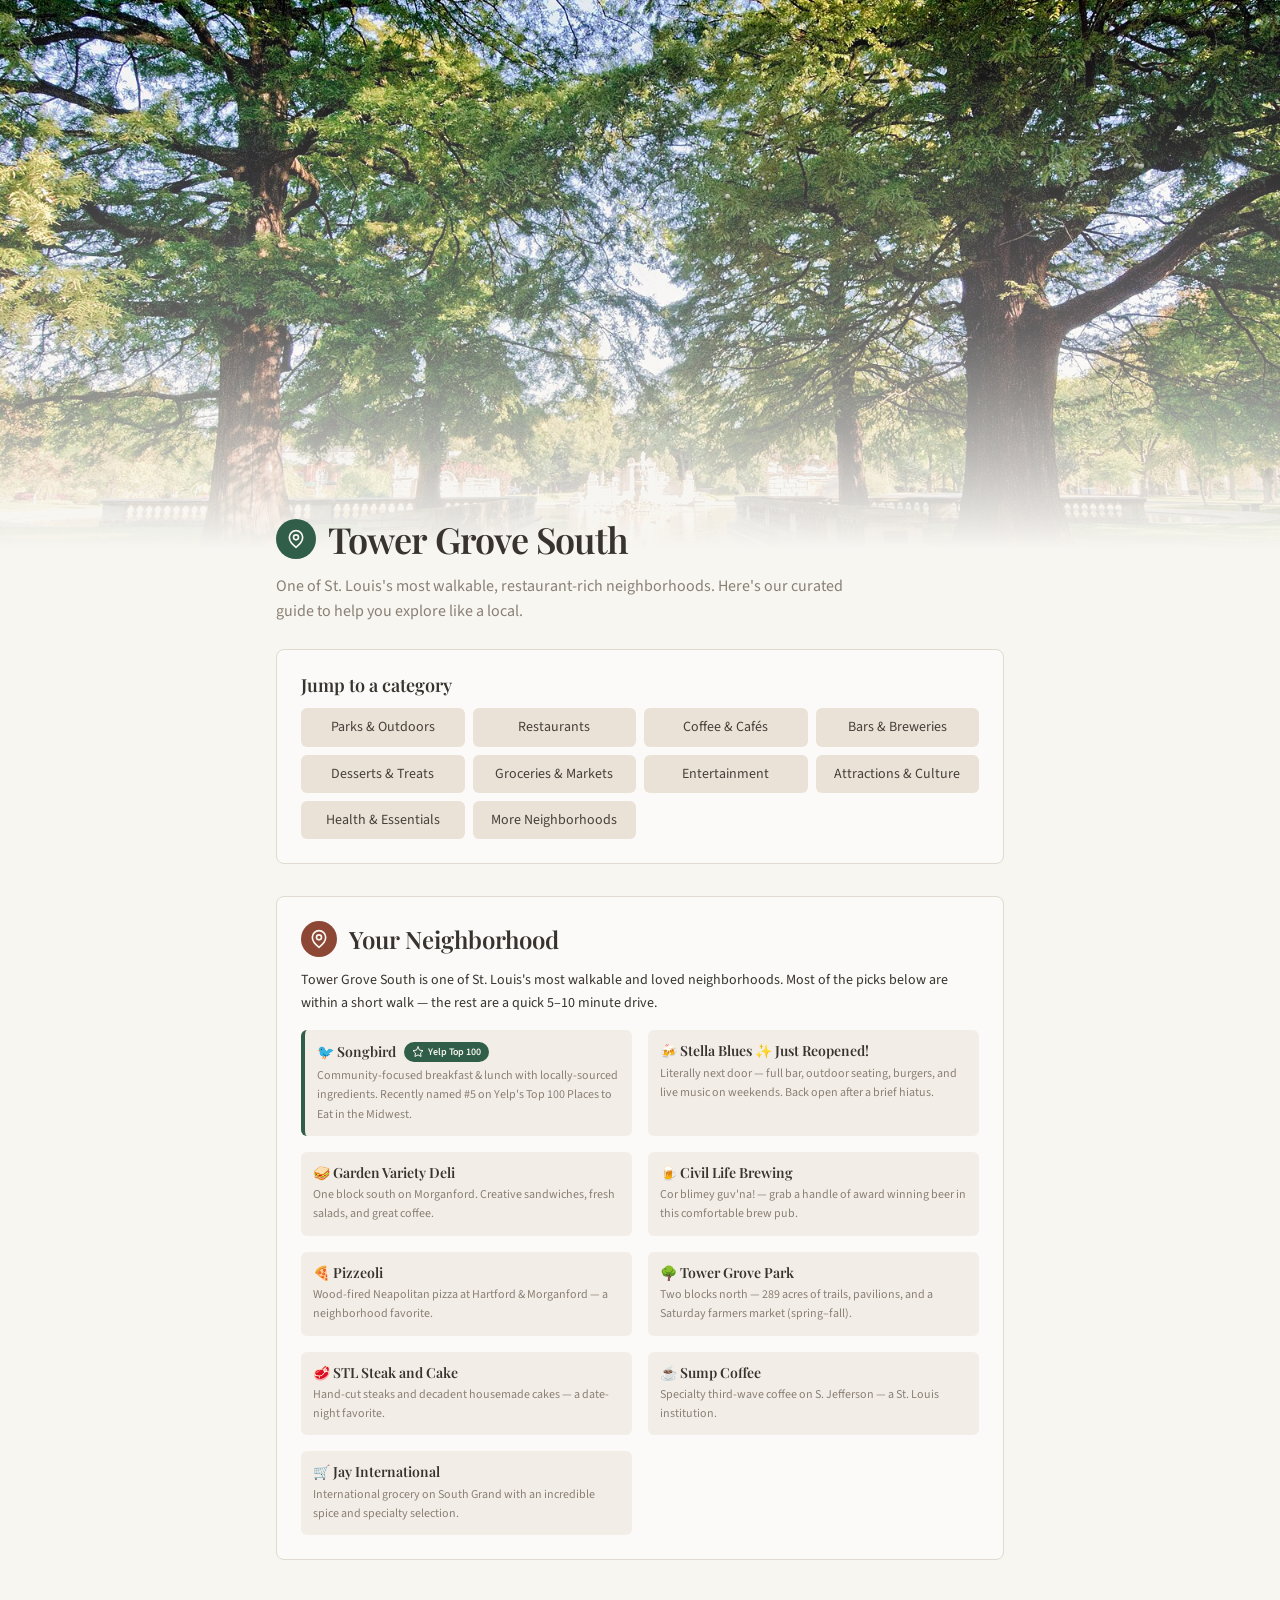
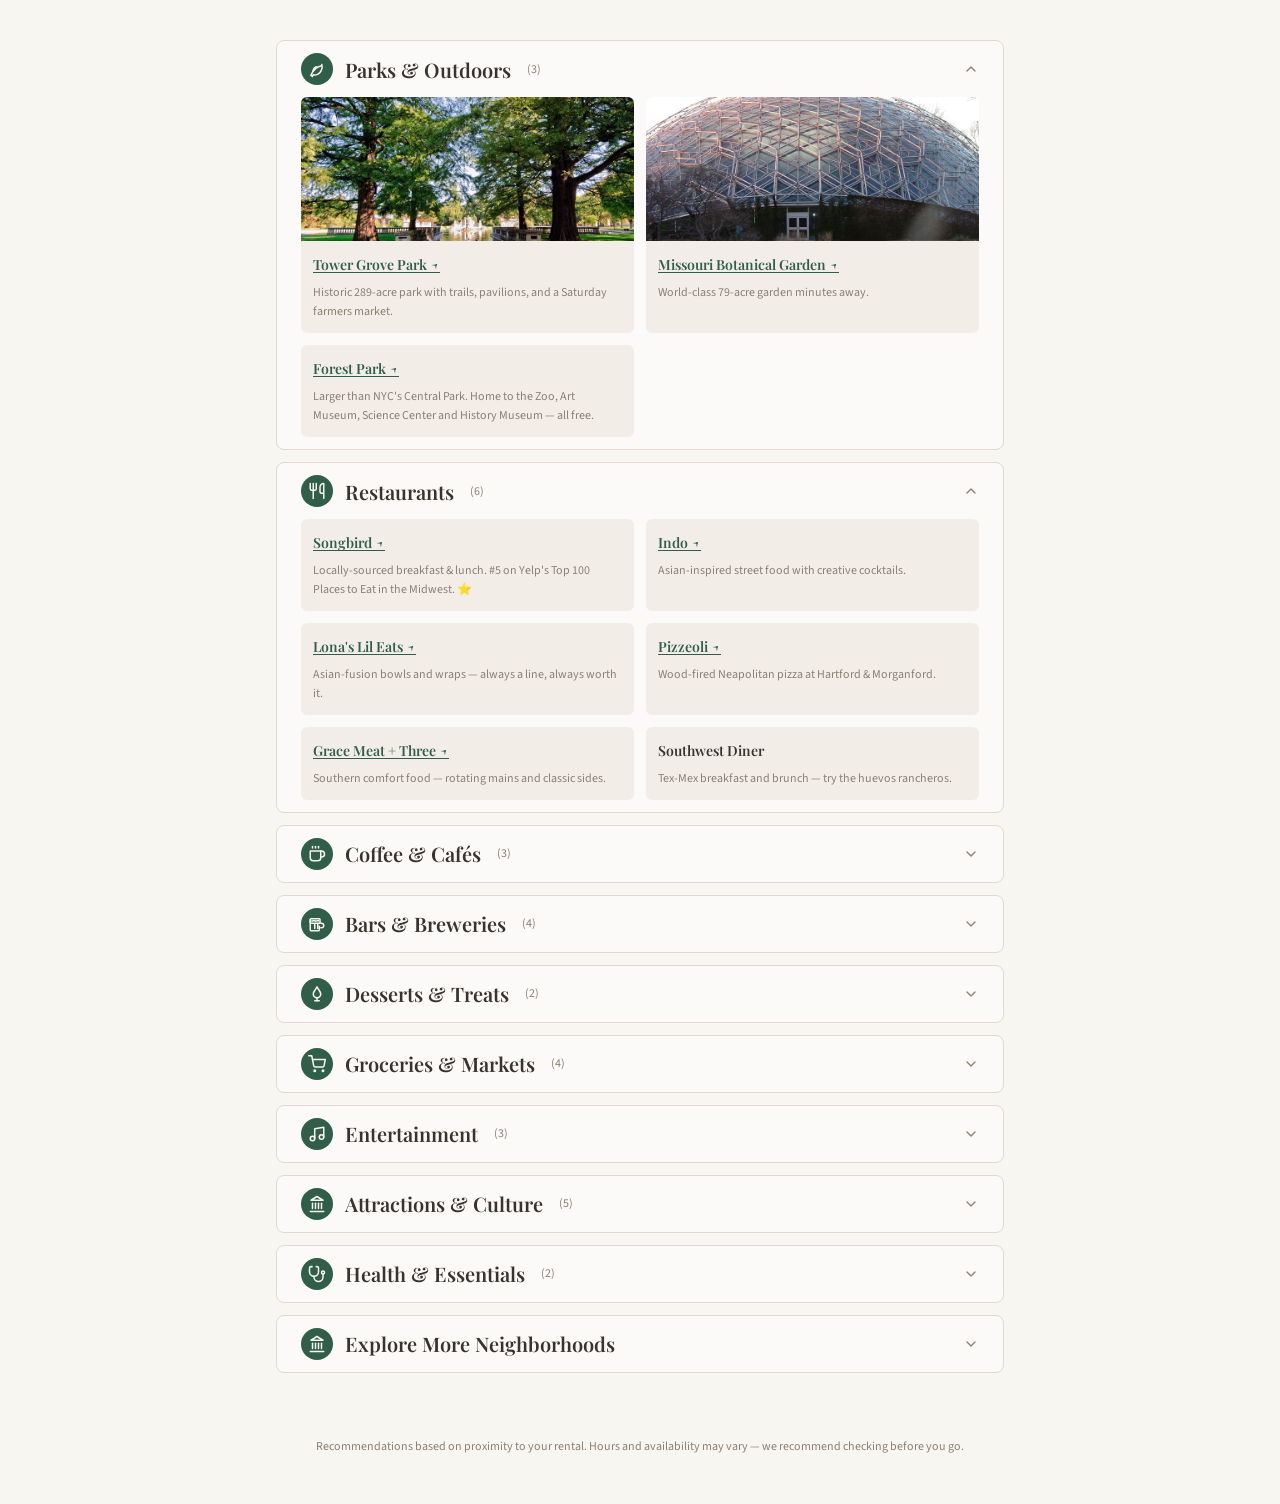
<file: morgan-ford-parlor/tower-grove-south.html>
<!DOCTYPE html>
<html lang="en">
<head>
  <meta charset="UTF-8">
  <meta name="viewport" content="width=device-width, initial-scale=1.0">
  <title>Tower Grove South — Neighborhood Guide</title>
  <link rel="stylesheet" href="style.css">
</head>
<body>

  <!-- ── Hero ─────────────────────────────────────────────────── -->
  <div class="tgs-hero-wrap">
    <img src="assets/tgs-park.jpg" alt="Tower Grove Park sailboat pond and castle ruins" />
    <div class="tgs-hero-gradient"></div>
  </div>

  <!-- ── Header ───────────────────────────────────────────────── -->
  <header class="tgs-header">
    <div class="tgs-h1-row">
      <div class="tgs-page-icon">
        <svg viewBox="0 0 24 24"><path d="M20 10c0 6-8 12-8 12s-8-6-8-12a8 8 0 0 1 16 0Z"/><circle cx="12" cy="10" r="3"/></svg>
      </div>
      <h1 class="tgs-h1">Tower Grove South</h1>
    </div>
    <p style="color:var(--muted-fg);max-width:36rem;">One of St.&nbsp;Louis's most walkable, restaurant-rich neighborhoods. Here's our curated guide to help you explore like a local.</p>

    <!-- Jump links -->
    <div class="info-card mt-6">
      <h2 style="font-family:var(--font-display);font-size:1.125rem;font-weight:600;color:var(--fg);margin:0 0 0.75rem 0;">Jump to a category</h2>
      <div class="tgs-ql-grid">
        <a href="#parks-outdoors" class="tgs-nav-link">Parks &amp; Outdoors</a>
        <a href="#restaurants" class="tgs-nav-link">Restaurants</a>
        <a href="#coffee-caf-s" class="tgs-nav-link">Coffee &amp; Cafés</a>
        <a href="#bars-breweries" class="tgs-nav-link">Bars &amp; Breweries</a>
        <a href="#desserts-treats" class="tgs-nav-link">Desserts &amp; Treats</a>
        <a href="#groceries-markets" class="tgs-nav-link">Groceries &amp; Markets</a>
        <a href="#entertainment" class="tgs-nav-link">Entertainment</a>
        <a href="#attractions-culture" class="tgs-nav-link">Attractions &amp; Culture</a>
        <a href="#health-essentials" class="tgs-nav-link">Health &amp; Essentials</a>
        <a href="#neighborhoods" class="tgs-nav-link">More Neighborhoods</a>
      </div>
    </div>
  </header>

  <!-- ── Your Neighborhood ────────────────────────────────────── -->
  <div class="tgs-neighborhood-section">
    <div class="info-card">
      <div class="tgs-qp-header">
        <div class="tgs-qp-icon">
          <svg viewBox="0 0 24 24"><path d="M20 10c0 6-8 12-8 12s-8-6-8-12a8 8 0 0 1 16 0Z"/><circle cx="12" cy="10" r="3"/></svg>
        </div>
        <h2 class="tgs-qp-title">Your Neighborhood</h2>
      </div>
      <p style="color:var(--fg);font-size:0.875rem;margin-bottom:1rem;">Tower Grove South is one of St.&nbsp;Louis's most walkable and loved neighborhoods. Most of the picks below are within a short walk — the rest are a quick 5–10 minute drive.</p>

      <div class="grid-2">
        <!-- Songbird highlight -->
        <div class="songbird-pick">
          <div class="songbird-header">
            <h4 class="songbird-title">🐦 Songbird</h4>
            <span class="songbird-badge">
              <svg viewBox="0 0 24 24"><polygon points="12 2 15.09 8.26 22 9.27 17 14.14 18.18 21.02 12 17.77 5.82 21.02 7 14.14 2 9.27 8.91 8.26 12 2"/></svg>
              Yelp Top 100
            </span>
          </div>
          <p class="quick-pick-desc">Community-focused breakfast &amp; lunch with locally-sourced ingredients. Recently named #5 on Yelp's Top 100 Places to Eat in the Midwest.</p>
        </div>
        <div class="quick-pick">
          <h4 class="quick-pick-title">🍻 Stella Blues ✨ Just Reopened!</h4>
          <p class="quick-pick-desc">Literally next door — full bar, outdoor seating, burgers, and live music on weekends. Back open after a brief hiatus.</p>
        </div>
        <div class="quick-pick">
          <h4 class="quick-pick-title">🥪 Garden Variety Deli</h4>
          <p class="quick-pick-desc">One block south on Morganford. Creative sandwiches, fresh salads, and great coffee.</p>
        </div>
        <div class="quick-pick">
          <h4 class="quick-pick-title">🍺 Civil Life Brewing</h4>
          <p class="quick-pick-desc">Cor blimey guv'na! — grab a handle of award winning beer in this comfortable brew pub.</p>
        </div>
        <div class="quick-pick">
          <h4 class="quick-pick-title">🍕 Pizzeoli</h4>
          <p class="quick-pick-desc">Wood-fired Neapolitan pizza at Hartford &amp; Morganford — a neighborhood favorite.</p>
        </div>
        <div class="quick-pick">
          <h4 class="quick-pick-title">🌳 Tower Grove Park</h4>
          <p class="quick-pick-desc">Two blocks north — 289 acres of trails, pavilions, and a Saturday farmers market (spring–fall).</p>
        </div>
        <div class="quick-pick">
          <h4 class="quick-pick-title">🥩 STL Steak and Cake</h4>
          <p class="quick-pick-desc">Hand-cut steaks and decadent housemade cakes — a date-night favorite.</p>
        </div>
        <div class="quick-pick">
          <h4 class="quick-pick-title">☕ Sump Coffee</h4>
          <p class="quick-pick-desc">Specialty third-wave coffee on S. Jefferson — a St. Louis institution.</p>
        </div>
        <div class="quick-pick">
          <h4 class="quick-pick-title">🛒 Jay International</h4>
          <p class="quick-pick-desc">International grocery on South Grand with an incredible spice and specialty selection.</p>
        </div>
      </div>
    </div>
  </div>

  <!-- ── Accordion Categories ──────────────────────────────────── -->
  <div class="accordion-list">

    <!-- Parks & Outdoors -->
    <div class="accordion-item" id="parks-outdoors">
      <button class="accordion-trigger" onclick="toggleAccordion(this)">
        <div class="accordion-trigger-left">
          <div class="accordion-cat-icon">
            <svg viewBox="0 0 24 24"><path d="M17 8C8 10 5.9 16.17 3.82 20.48L5.9 22l1-2.3A4.49 4.49 0 0 0 8 20c9 0 12-9.5 10.5-14"/><path d="M6.63 14.17c.38-1.73 1.59-3.9 4.37-5.17"/></svg>
          </div>
          <span class="accordion-cat-title">Parks &amp; Outdoors</span>
          <span class="accordion-cat-count">(3)</span>
        </div>
        <svg class="accordion-chevron open" viewBox="0 0 24 24"><polyline points="6 9 12 15 18 9"/></svg>
      </button>
      <div class="accordion-content open">
        <div class="spots-grid">
          <div class="spot-card">
            <img src="assets/tgs-park.jpg" alt="Tower Grove Park sailboat pond and castle ruins" loading="lazy" />
            <div class="spot-body">
              <a href="https://www.towergrovepark.org" target="_blank" rel="noopener noreferrer" class="spot-link">Tower Grove Park ↗</a>
              <p class="spot-desc">Historic 289-acre park with trails, pavilions, and a Saturday farmers market.</p>
            </div>
          </div>
          <div class="spot-card">
            <img src="assets/tgs-botanical.jpg" alt="The Climatron geodesic dome at the Missouri Botanical Garden" loading="lazy" />
            <div class="spot-body">
              <a href="https://www.missouribotanicalgarden.org" target="_blank" rel="noopener noreferrer" class="spot-link">Missouri Botanical Garden ↗</a>
              <p class="spot-desc">World-class 79-acre garden minutes away.</p>
            </div>
          </div>
          <div class="spot-card">
            <div class="spot-body">
              <a href="https://www.forestparkforever.org" target="_blank" rel="noopener noreferrer" class="spot-link">Forest Park ↗</a>
              <p class="spot-desc">Larger than NYC's Central Park. Home to the Zoo, Art Museum, Science Center and History Museum — all free.</p>
            </div>
          </div>
        </div>
      </div>
    </div>

    <!-- Restaurants -->
    <div class="accordion-item" id="restaurants">
      <button class="accordion-trigger" onclick="toggleAccordion(this)">
        <div class="accordion-trigger-left">
          <div class="accordion-cat-icon">
            <svg viewBox="0 0 24 24"><path d="M3 2v7c0 1.1.9 2 2 2h4a2 2 0 0 0 2-2V2"/><path d="M7 2v20"/><path d="M21 15V2a5 5 0 0 0-5 5v6c0 1.1.9 2 2 2h3Zm0 0v7"/></svg>
          </div>
          <span class="accordion-cat-title">Restaurants</span>
          <span class="accordion-cat-count">(6)</span>
        </div>
        <svg class="accordion-chevron open" viewBox="0 0 24 24"><polyline points="6 9 12 15 18 9"/></svg>
      </button>
      <div class="accordion-content open">
        <div class="spots-grid">
          <div class="spot-card">
            <div class="spot-body">
              <a href="https://songbirdstl.com" target="_blank" rel="noopener noreferrer" class="spot-link">Songbird ↗</a>
              <p class="spot-desc">Locally-sourced breakfast &amp; lunch. #5 on Yelp's Top 100 Places to Eat in the Midwest. ⭐</p>
            </div>
          </div>
          <div class="spot-card">
            <div class="spot-body">
              <a href="https://www.indostl.com" target="_blank" rel="noopener noreferrer" class="spot-link">Indo ↗</a>
              <p class="spot-desc">Asian-inspired street food with creative cocktails.</p>
            </div>
          </div>
          <div class="spot-card">
            <div class="spot-body">
              <a href="https://www.lonaslileats.com" target="_blank" rel="noopener noreferrer" class="spot-link">Lona's Lil Eats ↗</a>
              <p class="spot-desc">Asian-fusion bowls and wraps — always a line, always worth it.</p>
            </div>
          </div>
          <div class="spot-card">
            <div class="spot-body">
              <a href="https://www.pizzeoli.com" target="_blank" rel="noopener noreferrer" class="spot-link">Pizzeoli ↗</a>
              <p class="spot-desc">Wood-fired Neapolitan pizza at Hartford &amp; Morganford.</p>
            </div>
          </div>
          <div class="spot-card">
            <div class="spot-body">
              <a href="https://www.gracemeatandthree.com" target="_blank" rel="noopener noreferrer" class="spot-link">Grace Meat + Three ↗</a>
              <p class="spot-desc">Southern comfort food — rotating mains and classic sides.</p>
            </div>
          </div>
          <div class="spot-card">
            <div class="spot-body">
              <span class="spot-name">Southwest Diner</span>
              <p class="spot-desc">Tex-Mex breakfast and brunch — try the huevos rancheros.</p>
            </div>
          </div>
        </div>
      </div>
    </div>

    <!-- Coffee & Cafés -->
    <div class="accordion-item" id="coffee-caf-s">
      <button class="accordion-trigger" onclick="toggleAccordion(this)">
        <div class="accordion-trigger-left">
          <div class="accordion-cat-icon">
            <svg viewBox="0 0 24 24"><path d="M17 8h1a4 4 0 1 1 0 8h-1"/><path d="M3 8h14v9a4 4 0 0 1-4 4H7a4 4 0 0 1-4-4Z"/><line x1="6" y1="2" x2="6" y2="4"/><line x1="10" y1="2" x2="10" y2="4"/><line x1="14" y1="2" x2="14" y2="4"/></svg>
          </div>
          <span class="accordion-cat-title">Coffee &amp; Cafés</span>
          <span class="accordion-cat-count">(3)</span>
        </div>
        <svg class="accordion-chevron" viewBox="0 0 24 24"><polyline points="6 9 12 15 18 9"/></svg>
      </button>
      <div class="accordion-content">
        <div class="spots-grid">
          <div class="spot-card">
            <img src="assets/tgs-sump.jpg" alt="Sump Coffee shop interior in St. Louis" loading="lazy" />
            <div class="spot-body">
              <a href="https://www.sumpcoffee.com" target="_blank" rel="noopener noreferrer" class="spot-link">Sump Coffee ↗</a>
              <p class="spot-desc">Specialty third-wave coffee in a minimalist space.</p>
            </div>
          </div>
          <div class="spot-card">
            <div class="spot-body">
              <a href="https://www.hartfordcoffee.com" target="_blank" rel="noopener noreferrer" class="spot-link">Hartford Coffee ↗</a>
              <p class="spot-desc">Neighborhood staple with great espresso and a welcoming vibe.</p>
            </div>
          </div>
          <div class="spot-card">
            <div class="spot-body">
              <span class="spot-name">MoKaBe's Coffeehouse</span>
              <p class="spot-desc">Beloved community coffeehouse on South Grand.</p>
            </div>
          </div>
        </div>
      </div>
    </div>

    <!-- Bars & Breweries -->
    <div class="accordion-item" id="bars-breweries">
      <button class="accordion-trigger" onclick="toggleAccordion(this)">
        <div class="accordion-trigger-left">
          <div class="accordion-cat-icon">
            <svg viewBox="0 0 24 24"><path d="M17 11h1a3 3 0 0 1 0 6h-1"/><path d="M9 12v6"/><path d="M13 12v6"/><path d="M14 7.5c-1 0-1.44.5-3 .5s-2-.5-3-.5-1.44.5-3 .5"/><path d="M3 6v14a1 1 0 0 0 1 1h10a1 1 0 0 0 1-1v-5"/><path d="M3 6a1 1 0 0 1 1-1h11a1 1 0 0 1 1 1v5H3Z"/></svg>
          </div>
          <span class="accordion-cat-title">Bars &amp; Breweries</span>
          <span class="accordion-cat-count">(4)</span>
        </div>
        <svg class="accordion-chevron" viewBox="0 0 24 24"><polyline points="6 9 12 15 18 9"/></svg>
      </button>
      <div class="accordion-content">
        <div class="spots-grid">
          <div class="spot-card">
            <img src="assets/tgs-urbanchestnut.jpg" alt="A glass of Festbier at Urban Chestnut Brewing Company" loading="lazy" />
            <div class="spot-body">
              <a href="https://www.urbanchestnut.com" target="_blank" rel="noopener noreferrer" class="spot-link">Urban Chestnut ↗</a>
              <p class="spot-desc">German-style craft brewery with a beer hall and biergarten.</p>
            </div>
          </div>
          <div class="spot-card">
            <div class="spot-body">
              <a href="https://www.civillifebrew.com" target="_blank" rel="noopener noreferrer" class="spot-link">Civil Life Brewing ↗</a>
              <p class="spot-desc">Cor blimey guv'na! — grab a handle of award winning beer in this comfortable brew pub.</p>
            </div>
          </div>
          <div class="spot-card">
            <div class="spot-body">
              <span class="spot-name">Tick Tock Tavern</span>
              <p class="spot-desc">Laid-back neighborhood bar with cheap drinks and pinball.</p>
            </div>
          </div>
          <div class="spot-card">
            <div class="spot-body">
              <span class="spot-name">Heavy Anchor</span>
              <p class="spot-desc">Dive bar and music venue — live shows and cheap beer.</p>
            </div>
          </div>
        </div>
      </div>
    </div>

    <!-- Desserts & Treats -->
    <div class="accordion-item" id="desserts-treats">
      <button class="accordion-trigger" onclick="toggleAccordion(this)">
        <div class="accordion-trigger-left">
          <div class="accordion-cat-icon">
            <svg viewBox="0 0 24 24"><path d="M12 17c-2.76 0-5-2.24-5-5 0-3.53 3.5-6 5-9.5C13.5 6 17 8.47 17 12c0 2.76-2.24 5-5 5z"/><path d="M12 17v4"/><path d="M9 21h6"/></svg>
          </div>
          <span class="accordion-cat-title">Desserts &amp; Treats</span>
          <span class="accordion-cat-count">(2)</span>
        </div>
        <svg class="accordion-chevron" viewBox="0 0 24 24"><polyline points="6 9 12 15 18 9"/></svg>
      </button>
      <div class="accordion-content">
        <div class="spots-grid">
          <div class="spot-card">
            <div class="spot-body">
              <a href="https://jenis.com" target="_blank" rel="noopener noreferrer" class="spot-link">Jeni's Splendid Ice Creams ↗</a>
              <p class="spot-desc">Artisan ice cream — try the brambleberry crisp.</p>
            </div>
          </div>
          <div class="spot-card">
            <div class="spot-body">
              <a href="https://www.whiskstl.com" target="_blank" rel="noopener noreferrer" class="spot-link">Whisk: A Sustainable Bakeshop ↗</a>
              <p class="spot-desc">Scratch-made pastries and cakes with local ingredients.</p>
            </div>
          </div>
        </div>
      </div>
    </div>

    <!-- Groceries & Markets -->
    <div class="accordion-item" id="groceries-markets">
      <button class="accordion-trigger" onclick="toggleAccordion(this)">
        <div class="accordion-trigger-left">
          <div class="accordion-cat-icon">
            <svg viewBox="0 0 24 24"><circle cx="9" cy="21" r="1"/><circle cx="20" cy="21" r="1"/><path d="M1 1h4l2.68 13.39a2 2 0 0 0 2 1.61h9.72a2 2 0 0 0 2-1.61L23 6H6"/></svg>
          </div>
          <span class="accordion-cat-title">Groceries &amp; Markets</span>
          <span class="accordion-cat-count">(4)</span>
        </div>
        <svg class="accordion-chevron" viewBox="0 0 24 24"><polyline points="6 9 12 15 18 9"/></svg>
      </button>
      <div class="accordion-content">
        <div class="spots-grid">
          <div class="spot-card">
            <div class="spot-body">
              <span class="spot-name">Schnucks</span>
              <p class="spot-desc">Full-service grocery, under 5 minutes by car.</p>
            </div>
          </div>
          <div class="spot-card">
            <div class="spot-body">
              <a href="https://www.tgfarmersmarket.com" target="_blank" rel="noopener noreferrer" class="spot-link">Tower Grove Farmers' Market ↗</a>
              <p class="spot-desc">Saturday mornings in Tower Grove Park (seasonal).</p>
            </div>
          </div>
          <div class="spot-card">
            <img src="assets/tgs-soulard.jpg" alt="Soulard Farmers Market entrance arch in St. Louis" loading="lazy" />
            <div class="spot-body">
              <span class="spot-name">Soulard Farmers Market</span>
              <p class="spot-desc">Open-air market operating since 1779 — produce, meats, spices, crafts.</p>
            </div>
          </div>
          <div class="spot-card">
            <div class="spot-body">
              <span class="spot-name">Jay International Food</span>
              <p class="spot-desc">International grocery on South Grand with an incredible spice and specialty selection.</p>
            </div>
          </div>
        </div>
      </div>
    </div>

    <!-- Entertainment -->
    <div class="accordion-item" id="entertainment">
      <button class="accordion-trigger" onclick="toggleAccordion(this)">
        <div class="accordion-trigger-left">
          <div class="accordion-cat-icon">
            <svg viewBox="0 0 24 24"><path d="M9 18V5l12-2v13"/><circle cx="6" cy="18" r="3"/><circle cx="18" cy="16" r="3"/></svg>
          </div>
          <span class="accordion-cat-title">Entertainment</span>
          <span class="accordion-cat-count">(3)</span>
        </div>
        <svg class="accordion-chevron" viewBox="0 0 24 24"><polyline points="6 9 12 15 18 9"/></svg>
      </button>
      <div class="accordion-content">
        <div class="spots-grid">
          <div class="spot-card">
            <div class="spot-body">
              <a href="https://www.thesheldon.org" target="_blank" rel="noopener noreferrer" class="spot-link">The Sheldon Concert Hall ↗</a>
              <p class="spot-desc">Intimate concert hall with jazz, classical, and eclectic performances.</p>
            </div>
          </div>
          <div class="spot-card">
            <div class="spot-body">
              <a href="https://www.muny.org" target="_blank" rel="noopener noreferrer" class="spot-link">The Muny ↗</a>
              <p class="spot-desc">America's oldest outdoor musical theater — summer season in Forest Park.</p>
            </div>
          </div>
          <div class="spot-card">
            <img src="assets/tgs-bandstand.jpg" alt="Historic Victorian bandstand at Tower Grove Park" loading="lazy" />
            <div class="spot-body">
              <span class="spot-name">Tower Grove Park Bandstand</span>
              <p class="spot-desc">Free summer concerts at the historic Victorian bandstand.</p>
            </div>
          </div>
        </div>
      </div>
    </div>

    <!-- Attractions & Culture -->
    <div class="accordion-item" id="attractions-culture">
      <button class="accordion-trigger" onclick="toggleAccordion(this)">
        <div class="accordion-trigger-left">
          <div class="accordion-cat-icon">
            <svg viewBox="0 0 24 24"><line x1="3" y1="22" x2="21" y2="22"/><line x1="6" y1="18" x2="6" y2="11"/><line x1="10" y1="18" x2="10" y2="11"/><line x1="14" y1="18" x2="14" y2="11"/><line x1="18" y1="18" x2="18" y2="11"/><polygon points="12 2 20 7 4 7"/></svg>
          </div>
          <span class="accordion-cat-title">Attractions &amp; Culture</span>
          <span class="accordion-cat-count">(5)</span>
        </div>
        <svg class="accordion-chevron" viewBox="0 0 24 24"><polyline points="6 9 12 15 18 9"/></svg>
      </button>
      <div class="accordion-content">
        <div class="spots-grid">
          <div class="spot-card">
            <img src="assets/tgs-arch.jpg" alt="The Gateway Arch in St. Louis at sunset" loading="lazy" />
            <div class="spot-body">
              <a href="https://www.gatewayarch.com" target="_blank" rel="noopener noreferrer" class="spot-link">The Gateway Arch ↗</a>
              <p class="spot-desc">Iconic 630-ft monument — tram rides to the top and a museum below.</p>
            </div>
          </div>
          <div class="spot-card">
            <img src="assets/tgs-citymuseum.jpg" alt="City Museum exterior with outdoor sculptures in St. Louis" loading="lazy" />
            <div class="spot-body">
              <a href="https://www.citymuseum.org" target="_blank" rel="noopener noreferrer" class="spot-link">City Museum ↗</a>
              <p class="spot-desc">Wildly creative art-and-architecture playground for all ages.</p>
            </div>
          </div>
          <div class="spot-card">
            <div class="spot-body">
              <a href="https://www.slam.org" target="_blank" rel="noopener noreferrer" class="spot-link">Saint Louis Art Museum ↗</a>
              <p class="spot-desc">Free world-class art museum in Forest Park.</p>
            </div>
          </div>
          <div class="spot-card">
            <img src="assets/tgs-zoo.jpg" alt="Elephant sculpture at the Saint Louis Zoo" loading="lazy" />
            <div class="spot-body">
              <a href="https://www.stlzoo.org" target="_blank" rel="noopener noreferrer" class="spot-link">Saint Louis Zoo ↗</a>
              <p class="spot-desc">One of the nation's best zoos — and it's free.</p>
            </div>
          </div>
          <div class="spot-card">
            <img src="assets/tgs-cherokee.jpg" alt="Cherokee Street arts district in St. Louis" loading="lazy" />
            <div class="spot-body">
              <span class="spot-name">Cherokee Street</span>
              <p class="spot-desc">Eclectic arts corridor with Mexican bakeries, vintage shops, and incredible tacos.</p>
            </div>
          </div>
        </div>
      </div>
    </div>

    <!-- Health & Essentials -->
    <div class="accordion-item" id="health-essentials">
      <button class="accordion-trigger" onclick="toggleAccordion(this)">
        <div class="accordion-trigger-left">
          <div class="accordion-cat-icon">
            <svg viewBox="0 0 24 24"><path d="M4.8 2.3A.3.3 0 1 0 5 2H4a2 2 0 0 0-2 2v5a6 6 0 0 0 6 6v0a6 6 0 0 0 6-6V4a2 2 0 0 0-2-2h-1a.2.2 0 1 0 .3.3"/><path d="M8 15v1a6 6 0 0 0 6 6v0a6 6 0 0 0 6-6v-4"/><circle cx="20" cy="10" r="2"/></svg>
          </div>
          <span class="accordion-cat-title">Health &amp; Essentials</span>
          <span class="accordion-cat-count">(2)</span>
        </div>
        <svg class="accordion-chevron" viewBox="0 0 24 24"><polyline points="6 9 12 15 18 9"/></svg>
      </button>
      <div class="accordion-content">
        <div class="spots-grid">
          <div class="spot-card">
            <div class="spot-body">
              <span class="spot-name">Walgreens</span>
              <p class="spot-desc">Pharmacy and essentials on South Grand Blvd.</p>
            </div>
          </div>
          <div class="spot-card">
            <div class="spot-body">
              <a href="https://www.barnesjewish.org" target="_blank" rel="noopener noreferrer" class="spot-link">Barnes-Jewish Hospital ↗</a>
              <p class="spot-desc">Major hospital and ER, ~15 minutes north.</p>
            </div>
          </div>
        </div>
      </div>
    </div>

    <!-- Explore More Neighborhoods -->
    <div class="accordion-item" id="neighborhoods">
      <button class="accordion-trigger" onclick="toggleAccordion(this)">
        <div class="accordion-trigger-left">
          <div class="accordion-cat-icon">
            <svg viewBox="0 0 24 24"><line x1="3" y1="22" x2="21" y2="22"/><line x1="6" y1="18" x2="6" y2="11"/><line x1="10" y1="18" x2="10" y2="11"/><line x1="14" y1="18" x2="14" y2="11"/><line x1="18" y1="18" x2="18" y2="11"/><polygon points="12 2 20 7 4 7"/></svg>
          </div>
          <span class="accordion-cat-title">Explore More Neighborhoods</span>
        </div>
        <svg class="accordion-chevron" viewBox="0 0 24 24"><polyline points="6 9 12 15 18 9"/></svg>
      </button>
      <div class="accordion-content">
        <div class="note-box mb-4">
          <p style="font-size:0.875rem;color:var(--fg);line-height:1.6;">St.&nbsp;Louis is famously a <strong>city of neighborhoods</strong> — 79 of them, each with its own identity, history, and charm. The tradition dates back to the 19th century, when waves of German, Irish, Italian, and Bosnian immigrants settled in distinct enclaves, building tight-knit communities with their own churches, corner bars, and bakeries. That patchwork character endures today: you can drive ten minutes and feel like you've crossed into a completely different city.</p>
        </div>
        <div class="spots-grid">
          <div class="nbhd-explore-card">
            <p class="nbhd-explore-title">Central West End (CWE)</p>
            <p class="nbhd-explore-vibe">Upscale, walkable, European flair</p>
            <p class="nbhd-explore-desc">Tree-lined streets with sidewalk cafés, boutique shopping, and some of the city's best dining.</p>
            <p class="nbhd-explore-miss"><strong>Don't miss:</strong> Brasserie, Herbie's, Left Bank Books, Euclid Avenue</p>
          </div>
          <div class="nbhd-explore-card">
            <p class="nbhd-explore-title">The Delmar Loop</p>
            <p class="nbhd-explore-vibe">Eclectic, artsy, energetic</p>
            <p class="nbhd-explore-desc">A legendary six-block strip packed with restaurants, record shops, vintage stores, and live music venues.</p>
            <p class="nbhd-explore-miss"><strong>Don't miss:</strong> Blueberry Hill, Fitz's, Salt + Smoke, Vintage Vinyl</p>
          </div>
          <div class="nbhd-explore-card">
            <p class="nbhd-explore-title">The Grove</p>
            <p class="nbhd-explore-vibe">Diverse, creative, nightlife hub</p>
            <p class="nbhd-explore-desc">A vibrant, inclusive arts and entertainment district with murals on every block and craft cocktail bars.</p>
            <p class="nbhd-explore-miss"><strong>Don't miss:</strong> Handlebar, Urban Chestnut Grove, Grace Meat + Three</p>
          </div>
          <div class="nbhd-explore-card">
            <p class="nbhd-explore-title">Soulard</p>
            <p class="nbhd-explore-vibe">Historic, lively, Mardi Gras HQ</p>
            <p class="nbhd-explore-desc">One of the oldest neighborhoods — French colonial architecture, the famous Soulard Farmers Market (since 1779).</p>
            <p class="nbhd-explore-miss"><strong>Don't miss:</strong> Soulard Farmers Market, McGurk's, Anheuser-Busch Brewery</p>
          </div>
          <div class="nbhd-explore-card">
            <p class="nbhd-explore-title">Cherokee Street</p>
            <p class="nbhd-explore-vibe">Artistic, multicultural, independent</p>
            <p class="nbhd-explore-desc">A grassroots arts corridor with Mexican bakeries, vintage shops, and some of the best tacos in the Midwest.</p>
            <p class="nbhd-explore-miss"><strong>Don't miss:</strong> Nevería La Vallesana, Apop Books, Fortune Teller Bar</p>
          </div>
          <div class="nbhd-explore-card">
            <p class="nbhd-explore-title">Lafayette Square</p>
            <p class="nbhd-explore-vibe">Victorian charm, park-centered</p>
            <p class="nbhd-explore-desc">St. Louis's oldest park neighborhood with beautifully restored Victorian homes and excellent restaurants.</p>
            <p class="nbhd-explore-miss"><strong>Don't miss:</strong> Lafayette Park, Benton Park Café, Polite Society</p>
          </div>
        </div>
      </div>
    </div>

  </div><!-- /accordion-list -->

  <!-- ── Footer ────────────────────────────────────────────────── -->
  <footer style="text-align:center;padding:0 1.25rem 3rem;max-width:48rem;margin:0 auto;">
    <p style="font-size:0.75rem;color:var(--muted-fg);">Recommendations based on proximity to your rental. Hours and availability may vary — we recommend checking before you go.</p>
  </footer>

  <script>
    function toggleAccordion(btn) {
      var content = btn.nextElementSibling;
      var chevron = btn.querySelector('.accordion-chevron');
      var isOpen = content.classList.contains('open');
      content.classList.toggle('open', !isOpen);
      chevron.classList.toggle('open', !isOpen);
    }
  </script>

</body>
</html>
</file>
<file: morgan-ford-parlor/style.css>
/* ============================================================
   The Morgan Ford Parlor — Guest Guide
   Static CSS — no frameworks, no dependencies
   ============================================================ */

/* ── Fonts ─────────────────────────────────────────────────── */
@font-face {
  font-family: 'Playfair Display';
  font-style: italic;
  font-weight: 400;
  font-display: swap;
  src: url(fonts/PlayfairDisplay-Italic-400.ttf) format('truetype');
}
@font-face {
  font-family: 'Playfair Display';
  font-style: italic;
  font-weight: 500;
  font-display: swap;
  src: url(fonts/PlayfairDisplay-Italic-500.ttf) format('truetype');
}
@font-face {
  font-family: 'Playfair Display';
  font-style: normal;
  font-weight: 400;
  font-display: swap;
  src: url(fonts/PlayfairDisplay-400.ttf) format('truetype');
}
@font-face {
  font-family: 'Playfair Display';
  font-style: normal;
  font-weight: 500;
  font-display: swap;
  src: url(fonts/PlayfairDisplay-500.ttf) format('truetype');
}
@font-face {
  font-family: 'Playfair Display';
  font-style: normal;
  font-weight: 600;
  font-display: swap;
  src: url(fonts/PlayfairDisplay-600.ttf) format('truetype');
}
@font-face {
  font-family: 'Playfair Display';
  font-style: normal;
  font-weight: 700;
  font-display: swap;
  src: url(fonts/PlayfairDisplay-700.ttf) format('truetype');
}
@font-face {
  font-family: 'Source Sans 3';
  font-style: normal;
  font-weight: 300;
  font-display: swap;
  src: url(fonts/SourceSans3-300.ttf) format('truetype');
}
@font-face {
  font-family: 'Source Sans 3';
  font-style: normal;
  font-weight: 400;
  font-display: swap;
  src: url(fonts/SourceSans3-400.ttf) format('truetype');
}
@font-face {
  font-family: 'Source Sans 3';
  font-style: normal;
  font-weight: 500;
  font-display: swap;
  src: url(fonts/SourceSans3-500.ttf) format('truetype');
}
@font-face {
  font-family: 'Source Sans 3';
  font-style: normal;
  font-weight: 600;
  font-display: swap;
  src: url(fonts/SourceSans3-600.ttf) format('truetype');
}

/* ── Custom Properties ─────────────────────────────────────── */
:root {
  --bg:           hsl(40, 33%, 96%);
  --fg:           hsl(30, 10%, 20%);
  --card-bg:      hsl(40, 30%, 98%);
  --primary:      hsl(152, 32%, 28%);
  --primary-fg:   hsl(40, 33%, 96%);
  --secondary:    hsl(35, 30%, 88%);
  --secondary-fg: hsl(30, 10%, 25%);
  --muted:        hsl(35, 20%, 92%);
  --muted-fg:     hsl(30, 8%, 50%);
  --brick:        hsl(12, 45%, 38%);
  --brick-fg:     hsl(40, 33%, 96%);
  --brick-muted:  hsl(12, 30%, 85%);
  --border:       hsl(35, 20%, 85%);
  --destructive:  hsl(0, 84.2%, 60.2%);
  --radius:       0.5rem;
  --font-display: 'Playfair Display', Georgia, serif;
  --font-body:    'Source Sans 3', system-ui, sans-serif;
}

/* ── Reset ──────────────────────────────────────────────────── */
*, *::before, *::after { box-sizing: border-box; }

html { scroll-behavior: smooth; }

body {
  margin: 0;
  padding: 0;
  min-height: 100vh;
  background-color: var(--bg);
  color: var(--fg);
  font-family: var(--font-body);
  font-size: 1rem;
  line-height: 1.6;
  -webkit-font-smoothing: antialiased;
}

h1, h2, h3, h4, h5, h6 {
  font-family: var(--font-display);
  line-height: 1.25;
}

img { display: block; max-width: 100%; }

a { text-decoration: none; color: inherit; }

button { font-family: var(--font-body); cursor: pointer; border: none; }

input, textarea { font-family: var(--font-body); }

p { margin: 0; }

/* ── Layout ─────────────────────────────────────────────────── */
.section-container {
  max-width: 48rem;
  margin: 0 auto;
  padding: 2.5rem 1.25rem;
}
@media (min-width: 768px) {
  .section-container { padding: 4rem 1.25rem; }
}
.section-container.pt-0 { padding-top: 0; }

.grid-2 {
  display: grid;
  gap: 1rem;
}
@media (min-width: 768px) {
  .grid-2 { grid-template-columns: repeat(2, 1fr); }
}

/* ── Info Card ──────────────────────────────────────────────── */
.info-card {
  background: var(--card-bg);
  border-radius: var(--radius);
  border: 1px solid var(--border);
  padding: 1.25rem;
}
@media (min-width: 768px) {
  .info-card { padding: 1.5rem; }
}
.info-card.border-brick-muted { border-color: var(--brick-muted); }
.info-card.border-brick-tint {
  border-color: hsl(12 45% 38% / 0.3);
  background: hsl(12 45% 38% / 0.05);
}

/* ── Code Box ───────────────────────────────────────────────── */
.code-box {
  background: var(--secondary);
  border-radius: calc(var(--radius) - 2px);
  padding: 0.75rem 1rem;
  font-family: 'Courier New', Courier, monospace;
  font-size: 1.125rem;
  letter-spacing: 0.05em;
  text-align: center;
  font-weight: 600;
  color: var(--secondary-fg);
  margin: 0;
}

/* ── Hero ───────────────────────────────────────────────────── */
.hero-img-wrap {
  position: relative;
  aspect-ratio: 16 / 9;
  overflow: hidden;
}
@media (min-width: 768px) {
  .hero-img-wrap { aspect-ratio: 21 / 9; }
}
.hero-img {
  width: 100%;
  height: 100%;
  object-fit: cover;
}
.hero-gradient {
  position: absolute;
  inset: 0;
  background: linear-gradient(to top, hsl(40 33% 96% / 0.8) 0%, hsl(40 33% 96% / 0.2) 40%, transparent 100%);
}
.hero-text {
  text-align: center;
  padding: 2.5rem 1.25rem;
}
@media (min-width: 768px) {
  .hero-text { padding: 3.5rem 1.25rem; }
}
/* Brenner Pass uses py-16 (4rem) on desktop */
@media (min-width: 768px) {
  .hero-text.hero-text-bp { padding-top: 4rem; padding-bottom: 4rem; }
}

.hero-divider {
  display: flex;
  align-items: center;
  justify-content: center;
  gap: 0.75rem;
  margin-bottom: 1.25rem;
}
.hero-divider-line {
  height: 1px;
  width: 3rem;
  background: var(--brick);
}
.hero-divider-label {
  font-size: 0.75rem;
  text-transform: uppercase;
  letter-spacing: 0.3em;
  color: var(--brick);
  font-weight: 600;
  font-family: var(--font-body);
}
.hero-title {
  font-family: var(--font-display);
  font-size: 1.875rem;
  font-weight: 600;
  letter-spacing: -0.025em;
  color: var(--fg);
  margin: 0;
}
@media (min-width: 768px) {
  .hero-title { font-size: 3rem; }
}
/* Brenner Pass uses a larger display title */
.hero-title-xl { font-size: 2.25rem; }
@media (min-width: 768px) { .hero-title-xl { font-size: 3.75rem; } }
.hero-subtitle {
  margin-top: 0.75rem;
  font-family: var(--font-display);
  font-size: 1.125rem;
  font-style: italic;
  color: var(--muted-fg);
  margin-bottom: 0;
}
@media (min-width: 768px) {
  .hero-subtitle { font-size: 1.25rem; }
}
.hero-desc {
  margin-top: 1rem !important;
  color: var(--muted-fg);
  max-width: 32rem;
  margin-left: auto;
  margin-right: auto;
}

/* ── Quick Links ────────────────────────────────────────────── */
.quick-links-grid {
  display: grid;
  grid-template-columns: repeat(2, 1fr);
  gap: 0.5rem;
}
@media (min-width: 768px) {
  .quick-links-grid { grid-template-columns: repeat(4, 1fr); }
}
.quick-link {
  font-size: 0.875rem;
  padding: 0.5rem 0.75rem;
  border-radius: calc(var(--radius) - 2px);
  background: var(--secondary);
  color: var(--secondary-fg);
  text-align: center;
  transition: background 0.15s;
  display: block;
}
.quick-link:hover { background: var(--brick-muted); }

/* ── Section Header ─────────────────────────────────────────── */
.section-header {
  display: flex;
  align-items: center;
  gap: 0.75rem;
  margin-bottom: 1.25rem;
}
.section-icon {
  display: flex;
  align-items: center;
  justify-content: center;
  width: 2.25rem;
  height: 2.25rem;
  border-radius: 50%;
  background: var(--brick);
  color: var(--brick-fg);
  flex-shrink: 0;
}
.section-icon svg {
  width: 1.25rem;
  height: 1.25rem;
  stroke: currentColor;
  fill: none;
  stroke-width: 2;
  stroke-linecap: round;
  stroke-linejoin: round;
}
.section-title {
  font-family: var(--font-display);
  font-size: 1.5rem;
  font-weight: 600;
  color: var(--fg);
  margin: 0;
}
@media (min-width: 768px) {
  .section-title { font-size: 1.875rem; }
}

/* ── Card Headings ──────────────────────────────────────────── */
.card-h2 {
  font-family: var(--font-display);
  font-size: 1.25rem;
  font-weight: 600;
  color: var(--fg);
  margin: 0 0 1rem 0;
}
.card-h3 {
  font-family: var(--font-display);
  font-size: 1rem;
  font-weight: 600;
  color: var(--fg);
  margin: 0 0 0.5rem 0;
}
.card-h4 {
  font-family: var(--font-display);
  font-size: 0.875rem;
  font-weight: 600;
  color: var(--fg);
  margin: 0 0 0.5rem 0;
}

/* ── Code Card (times/codes) ────────────────────────────────── */
.code-card {
  background: var(--card-bg);
  border-radius: var(--radius);
  border: 1px solid var(--border);
  padding: 1rem;
  text-align: center;
}
.code-card-label {
  font-size: 0.75rem;
  text-transform: uppercase;
  letter-spacing: 0.05em;
  color: var(--muted-fg);
  margin: 0 0 0.5rem 0;
  font-family: var(--font-body);
}

/* ── WiFi Card ──────────────────────────────────────────────── */
.wifi-card {
  background: var(--card-bg);
  border-radius: var(--radius);
  border: 1px solid var(--border);
  padding: 1rem;
  text-align: center;
}
.wifi-header {
  display: flex;
  align-items: center;
  justify-content: center;
  gap: 0.5rem;
  margin-bottom: 0.5rem;
}
.wifi-header svg {
  width: 1rem;
  height: 1rem;
  stroke: var(--brick);
  fill: none;
  stroke-width: 2;
  stroke-linecap: round;
  stroke-linejoin: round;
}
.wifi-label {
  font-size: 0.75rem;
  text-transform: uppercase;
  letter-spacing: 0.05em;
  color: var(--muted-fg);
}
.wifi-copy-btn {
  display: inline-flex;
  align-items: center;
  gap: 0.375rem;
  font-size: 0.75rem;
  color: var(--brick);
  background: none;
  padding: 0;
  margin-top: 0.5rem;
  cursor: pointer;
  text-decoration: underline;
  text-underline-offset: 2px;
  font-family: var(--font-body);
  transition: opacity 0.15s;
}
.wifi-copy-btn:hover { opacity: 0.8; }
.wifi-copy-btn svg {
  width: 0.875rem;
  height: 0.875rem;
  stroke: currentColor;
  fill: none;
  stroke-width: 2;
  stroke-linecap: round;
  stroke-linejoin: round;
}

/* ── Steps List ─────────────────────────────────────────────── */
ol.steps {
  list-style: decimal;
  padding-left: 1.25rem;
  margin: 0;
}
ol.steps li {
  font-size: 0.875rem;
  color: var(--fg);
  margin-bottom: 0.5rem;
}
ol.steps li:last-child { margin-bottom: 0; }

/* ── Tips / Note Box ────────────────────────────────────────── */
.tips-box {
  padding: 0.75rem;
  border-radius: calc(var(--radius) - 2px);
  background: var(--secondary);
  border: 1px solid var(--border);
  font-size: 0.875rem;
  color: var(--secondary-fg);
}
.info-note {
  padding: 0.75rem;
  border-radius: calc(var(--radius) - 2px);
  background: var(--secondary);
  border: 1px solid var(--border);
  font-size: 0.875rem;
  color: var(--secondary-fg);
  display: flex;
  align-items: flex-start;
  gap: 0.5rem;
}
.info-note svg {
  width: 1rem;
  height: 1rem;
  flex-shrink: 0;
  margin-top: 0.125rem;
  stroke: var(--brick);
  fill: none;
  stroke-width: 2;
  stroke-linecap: round;
  stroke-linejoin: round;
}

/* ── Collapsible ────────────────────────────────────────────── */
.collapsible-trigger {
  width: 100%;
  display: flex;
  align-items: center;
  justify-content: space-between;
  text-align: left;
  background: none;
  padding: 0;
  cursor: pointer;
}
.collapsible-trigger-left {
  display: flex;
  align-items: center;
  gap: 0.75rem;
}
.collapsible-trigger-left svg {
  width: 1rem;
  height: 1rem;
  stroke: var(--brick);
  fill: none;
  stroke-width: 2;
  stroke-linecap: round;
  stroke-linejoin: round;
  flex-shrink: 0;
}
.collapsible-chevron {
  width: 1rem;
  height: 1rem;
  stroke: var(--muted-fg);
  fill: none;
  stroke-width: 2;
  stroke-linecap: round;
  stroke-linejoin: round;
  flex-shrink: 0;
}
.collapsible-body {
  margin-top: 0.75rem;
  padding-top: 0.75rem;
  border-top: 1px solid var(--border);
}

/* ── Parking Map ────────────────────────────────────────────── */
.parking-map-figure {
  position: relative;
  border-radius: calc(var(--radius) - 2px);
  overflow: hidden;
  border: 1px solid var(--border);
  margin: 0.75rem 0;
}
.parking-map-figure img {
  width: 100%;
  height: auto;
  display: block;
}
.parking-label {
  position: absolute;
  left: 20%;
  top: 60%;
  transform: translateX(-50%);
  padding: 0.25rem 0.5rem;
  border-radius: calc(var(--radius) - 2px);
  background: #f59e0b;
  font-size: 0.625rem;
  font-weight: 700;
  text-transform: uppercase;
  letter-spacing: 0.05em;
  color: white;
  box-shadow: 0 1px 3px rgba(0,0,0,0.25);
  white-space: nowrap;
  pointer-events: none;
}
.parking-map-caption {
  font-size: 0.6875rem;
  color: var(--muted-fg);
  padding: 0.25rem 0.5rem 0.375rem;
  background: hsl(35 20% 92% / 0.4);
}

/* ── Coffee Section Layout ──────────────────────────────────── */
.coffee-flex {
  display: block;
}
@media (min-width: 768px) {
  .coffee-flex {
    display: flex;
    gap: 1.5rem;
  }
}
.coffee-text { flex: 1; }
.coffee-images {
  display: flex;
  flex-direction: column;
  gap: 0.5rem;
  margin-top: 1rem;
  flex-shrink: 0;
}
@media (min-width: 768px) {
  .coffee-images {
    width: 14rem;
    margin-top: 0;
  }
}
.coffee-images img {
  width: 100%;
  height: 8rem;
  object-fit: cover;
  border-radius: calc(var(--radius) - 2px);
}
@media (min-width: 768px) {
  .coffee-images img { height: 9rem; }
}

/* ── Photo Grids ────────────────────────────────────────────── */
.photo-grid-2 {
  display: grid;
  grid-template-columns: repeat(2, 1fr);
  gap: 0.75rem;
  margin-top: 1.25rem;
}
.photo-grid-2 img {
  width: 100%;
  height: 10rem;
  object-fit: cover;
  border-radius: calc(var(--radius) - 2px);
}
@media (min-width: 768px) {
  .photo-grid-2 img { height: 13rem; }
}
.photo-full {
  margin-top: 1.25rem;
  border-radius: calc(var(--radius) - 2px);
  overflow: hidden;
}
.photo-full img {
  width: 100%;
  height: 12rem;
  object-fit: cover;
  border-radius: calc(var(--radius) - 2px);
}
@media (min-width: 768px) {
  .photo-full img { height: 16rem; }
}

/* ── Amenity / Icon Card ────────────────────────────────────── */
.icon-card {
  background: var(--card-bg);
  border-radius: var(--radius);
  border: 1px solid var(--border);
  padding: 1.25rem;
  display: flex;
  gap: 1rem;
  align-items: flex-start;
}
@media (min-width: 768px) { .icon-card { padding: 1.5rem; } }
.icon-card-icon {
  flex-shrink: 0;
  margin-top: 0.25rem;
  color: var(--brick);
}
.icon-card-icon svg {
  width: 1.25rem;
  height: 1.25rem;
  stroke: var(--brick);
  fill: none;
  stroke-width: 2;
  stroke-linecap: round;
  stroke-linejoin: round;
}
.icon-card-title {
  font-family: var(--font-display);
  font-weight: 600;
  color: var(--fg);
  margin: 0 0 0.25rem 0;
}
.icon-card-desc {
  font-size: 0.875rem;
  color: var(--muted-fg);
  margin: 0;
}

/* ── Record Player ──────────────────────────────────────────── */
.record-section { margin-bottom: 1rem; }
.record-section:last-child { margin-bottom: 0; }
.record-section-title {
  font-family: var(--font-display);
  font-size: 1rem;
  font-weight: 600;
  color: var(--fg);
  margin: 0 0 0.5rem 0;
}
.record-tip {
  font-size: 0.75rem;
  color: var(--muted-fg);
  font-style: italic;
  margin-top: 0.5rem;
}

/* ── Neighborhood ───────────────────────────────────────────── */
.neighborhood-grid {
  display: grid;
  gap: 0.75rem;
}
@media (min-width: 768px) {
  .neighborhood-grid { grid-template-columns: repeat(2, 1fr); }
}
.nbhd-card {
  background: var(--card-bg);
  border-radius: var(--radius);
  border: 1px solid var(--border);
  padding: 1.25rem;
}
.nbhd-card.highlight {
  border-color: hsl(12 45% 38% / 0.3);
  background: hsl(12 45% 38% / 0.05);
}
@media (min-width: 768px) {
  .nbhd-card.full-row { grid-column: 1 / -1; }
}
.nbhd-card-header {
  display: flex;
  align-items: flex-start;
  justify-content: space-between;
  gap: 0.5rem;
  margin-bottom: 0.25rem;
}
.nbhd-title {
  font-family: var(--font-display);
  font-weight: 600;
  color: var(--fg);
  margin: 0;
}
.nbhd-badge {
  font-size: 0.625rem;
  font-weight: 700;
  text-transform: uppercase;
  letter-spacing: 0.05em;
  color: var(--brick);
  background: hsl(12 45% 38% / 0.1);
  border-radius: 9999px;
  padding: 0.125rem 0.5rem;
  white-space: nowrap;
  flex-shrink: 0;
}
.nbhd-desc {
  font-size: 0.875rem;
  color: var(--muted-fg);
  margin: 0;
}
.nbhd-subheading {
  font-family: var(--font-display);
  font-size: 1.125rem;
  font-weight: 600;
  color: var(--fg);
  margin: 2rem 0 0.75rem;
}
.explore-btn {
  display: inline-flex;
  align-items: center;
  gap: 0.5rem;
  padding: 0.625rem 1.25rem;
  border-radius: calc(var(--radius) - 2px);
  background: var(--brick);
  color: var(--brick-fg);
  font-weight: 600;
  font-size: 0.875rem;
  font-family: var(--font-body);
  transition: opacity 0.15s;
  text-decoration: none;
}
.explore-btn:hover { opacity: 0.9; }
.explore-btn svg {
  width: 1rem;
  height: 1rem;
  stroke: currentColor;
  fill: none;
  stroke-width: 2;
  stroke-linecap: round;
  stroke-linejoin: round;
}

/* ── Checklist ──────────────────────────────────────────────── */
.checklist-title {
  font-family: var(--font-display);
  font-size: 1.125rem;
  font-weight: 600;
  color: var(--fg);
  margin: 0 0 0.75rem 0;
}
.checklist-items {
  list-style: none;
  padding: 0;
  margin: 0;
}
.checklist-item {
  display: flex;
  align-items: flex-start;
  gap: 0.5rem;
  font-size: 0.875rem;
  color: var(--fg);
  margin-bottom: 0.5rem;
}
.checklist-item:last-child { margin-bottom: 0; }
.checklist-box {
  flex-shrink: 0;
  margin-top: 0.125rem;
  width: 1.25rem;
  height: 1.25rem;
  border-radius: calc(var(--radius) - 4px);
  border: 1px solid var(--brick-muted);
  display: inline-block;
}

/* ── House Rules ────────────────────────────────────────────── */
.rule-card {
  background: var(--card-bg);
  border-radius: var(--radius);
  border: 1px solid var(--border);
  padding: 1.25rem;
  display: flex;
  gap: 1rem;
  align-items: flex-start;
  margin-bottom: 0.75rem;
}
.rule-icon {
  flex-shrink: 0;
  margin-top: 0.25rem;
  color: var(--brick);
}
.rule-icon svg {
  width: 1rem;
  height: 1rem;
  stroke: var(--brick);
  fill: none;
  stroke-width: 2;
  stroke-linecap: round;
  stroke-linejoin: round;
}
.rule-title {
  font-family: var(--font-display);
  font-weight: 600;
  color: var(--fg);
  margin: 0 0 0.25rem 0;
}
.rule-desc {
  font-size: 0.875rem;
  color: var(--muted-fg);
  margin: 0;
}
.show-all-btn {
  width: 100%;
  padding: 0.75rem;
  border-radius: calc(var(--radius) - 2px);
  border: 1px solid var(--border);
  background: var(--card-bg);
  font-size: 0.875rem;
  font-weight: 600;
  color: var(--fg);
  cursor: pointer;
  display: flex;
  align-items: center;
  justify-content: center;
  gap: 0.5rem;
  transition: background 0.15s;
  font-family: var(--font-body);
}
.show-all-btn:hover { background: var(--secondary); }
.show-all-btn svg {
  width: 1rem;
  height: 1rem;
  stroke: currentColor;
  fill: none;
  stroke-width: 2;
  stroke-linecap: round;
  stroke-linejoin: round;
}

/* ── Review ─────────────────────────────────────────────────── */
.review-card {
  background: var(--card-bg);
  border-radius: var(--radius);
  border: 1px solid var(--brick-muted);
  padding: 2rem 1.25rem;
  text-align: center;
}
@media (min-width: 768px) { .review-card { padding: 2.5rem 1.5rem; } }
.stars {
  display: flex;
  justify-content: center;
  margin-bottom: 1rem;
}
.stars svg {
  width: 1.5rem;
  height: 1.5rem;
  stroke: var(--brick);
  fill: var(--brick);
}

/* ── Contact Form ───────────────────────────────────────────── */
.form-row {
  display: grid;
  gap: 0.75rem;
  margin-bottom: 0.75rem;
}
@media (min-width: 768px) {
  .form-row { grid-template-columns: repeat(2, 1fr); }
}
.form-group { display: flex; flex-direction: column; gap: 0.25rem; }
.form-label {
  font-size: 0.75rem;
  text-transform: uppercase;
  letter-spacing: 0.05em;
  color: var(--muted-fg);
  font-family: var(--font-body);
}
.form-input, .form-textarea {
  width: 100%;
  padding: 0.5rem 0.75rem;
  border-radius: calc(var(--radius) - 2px);
  border: 1px solid var(--border);
  background: var(--bg);
  color: var(--fg);
  font-size: 0.875rem;
  font-family: var(--font-body);
  outline: none;
  transition: box-shadow 0.15s;
}
.form-input:focus, .form-textarea:focus {
  box-shadow: 0 0 0 2px hsl(152 32% 28% / 0.3);
}
.form-textarea { resize: none; }
.form-error {
  font-size: 0.75rem;
  color: var(--destructive);
  margin-top: 0.25rem;
}
.form-submit {
  width: 100%;
  padding: 0.625rem;
  border-radius: calc(var(--radius) - 2px);
  background: var(--brick);
  color: var(--brick-fg);
  font-weight: 600;
  font-size: 0.875rem;
  font-family: var(--font-body);
  border: none;
  cursor: pointer;
  transition: opacity 0.15s;
  margin-top: 0.75rem;
}
.form-submit:hover { opacity: 0.9; }
.form-success { text-align: center; padding: 1.5rem 0; }
.form-success-title {
  font-family: var(--font-display);
  font-size: 1.125rem;
  font-weight: 600;
  color: var(--fg);
  margin-bottom: 0.5rem;
}
.form-success-msg { font-size: 0.875rem; color: var(--muted-fg); }
.form-again-btn {
  margin-top: 1rem;
  font-size: 0.875rem;
  color: var(--brick);
  background: none;
  border: none;
  text-decoration: underline;
  text-underline-offset: 2px;
  cursor: pointer;
  font-family: var(--font-body);
  display: inline-block;
}

/* ── Password Gate ──────────────────────────────────────────── */
.password-gate {
  background: var(--card-bg);
  border-radius: var(--radius);
  border: 1px solid var(--border);
  padding: 2rem 1.25rem;
  text-align: center;
}
.pg-icon-wrap {
  display: flex;
  justify-content: center;
  margin-bottom: 1rem;
}
.pg-icon-circle {
  display: flex;
  align-items: center;
  justify-content: center;
  width: 3rem;
  height: 3rem;
  border-radius: 50%;
  background: hsl(152 32% 28% / 0.1);
}
.pg-icon-circle svg {
  width: 1.5rem;
  height: 1.5rem;
  stroke: var(--primary);
  fill: none;
  stroke-width: 2;
  stroke-linecap: round;
  stroke-linejoin: round;
}
.pg-title {
  font-family: var(--font-display);
  font-size: 1.125rem;
  font-weight: 600;
  color: var(--fg);
  margin: 0 0 0.5rem 0;
}
.pg-desc {
  font-size: 0.875rem;
  color: var(--muted-fg);
  max-width: 24rem;
  margin: 0 auto 1rem;
}
.pg-form { max-width: 20rem; margin: 0 auto; }
.pg-input {
  width: 100%;
  padding: 0.5rem 0.75rem;
  border-radius: calc(var(--radius) - 2px);
  border: 1px solid var(--border);
  background: var(--bg);
  color: var(--fg);
  font-size: 0.875rem;
  text-align: center;
  outline: none;
  transition: box-shadow 0.15s;
  font-family: var(--font-body);
  margin-bottom: 0.75rem;
}
.pg-input:focus { box-shadow: 0 0 0 2px hsl(152 32% 28% / 0.3); }
.pg-error { font-size: 0.75rem; color: var(--destructive); margin-bottom: 0.75rem; }
.pg-btn {
  width: 100%;
  padding: 0.625rem;
  border-radius: calc(var(--radius) - 2px);
  background: var(--primary);
  color: var(--primary-fg);
  font-weight: 600;
  font-size: 0.875rem;
  font-family: var(--font-body);
  border: none;
  cursor: pointer;
  transition: opacity 0.15s;
}
.pg-btn:hover { opacity: 0.9; }

/* ── Footer ─────────────────────────────────────────────────── */
.site-footer {
  max-width: 48rem;
  margin: 0 auto;
  border-top: 1px solid var(--brick-muted);
  text-align: center;
  padding: 2rem 1.25rem 3rem;
  margin-top: 1.5rem;
}
.footer-divider {
  display: flex;
  align-items: center;
  justify-content: center;
  gap: 0.75rem;
  margin-bottom: 1rem;
}
.footer-divider-line {
  height: 1px;
  width: 2rem;
  background: var(--brick-muted);
}
.footer-divider-label {
  font-size: 0.625rem;
  text-transform: uppercase;
  letter-spacing: 0.25em;
  color: var(--brick);
  font-weight: 600;
  font-family: var(--font-body);
}
.footer-disclaimer {
  font-size: 0.75rem;
  color: var(--muted-fg);
  line-height: 1.6;
  max-width: 40rem;
  margin: 0 auto;
}

/* ── Spacing helpers ────────────────────────────────────────── */
.hidden { display: none !important; }
.mt-3 { margin-top: 0.75rem; }
.mt-4 { margin-top: 1rem; }
.mt-5 { margin-top: 1.25rem; }
.mt-6 { margin-top: 1.5rem; }
.mt-8 { margin-top: 2rem; }
.mb-2 { margin-bottom: 0.5rem; }
.mb-3 { margin-bottom: 0.75rem; }
.mb-4 { margin-bottom: 1rem; }
.mb-5 { margin-bottom: 1.25rem; }
.mb-6 { margin-bottom: 1.5rem; }
.space-y-4 > * + * { margin-top: 1rem; }
.space-y-3 > * + * { margin-top: 0.75rem; }
.space-y-6 > * + * { margin-top: 1.5rem; }
.text-center { text-align: center; }

/* ══════════════════════════════════════════════════════════════
   EXTENDED STYLES — pages beyond The Stanley
══════════════════════════════════════════════════════════════ */

/* ── Primary (green) colour variants ───────────────────────── */
.section-icon.primary {
  background: var(--primary);
  color: var(--primary-fg);
}
.section-icon.primary svg { stroke: var(--primary-fg); }

.icon-card-icon.primary { color: var(--primary); }
.icon-card-icon.primary svg { stroke: var(--primary); }

/* Quick link that highlights in green on hover (TGS) */
.quick-link.primary-hover:hover {
  background: var(--primary);
  color: var(--primary-fg);
}

/* Neutral accent hover (Brenner Pass) */
.quick-link.accent-hover:hover { background: var(--muted); }

/* ── Responsive quick-link grids ────────────────────────────── */
/* TGS: 2 → 4 cols */
.tgs-ql-grid {
  display: grid;
  grid-template-columns: repeat(2, 1fr);
  gap: 0.5rem;
}
@media (min-width: 768px) { .tgs-ql-grid { grid-template-columns: repeat(4, 1fr); } }

/* Brenner Pass: 2 → 3 cols */
.bp-ql-grid {
  display: grid;
  grid-template-columns: repeat(2, 1fr);
  gap: 0.5rem;
}
@media (min-width: 768px) { .bp-ql-grid { grid-template-columns: repeat(3, 1fr); } }

/* ── 3-column grid (Brenner Pass codes) ─────────────────────── */
.grid-3 { display: grid; gap: 1rem; }
@media (min-width: 768px) {
  .grid-3 { grid-template-columns: repeat(3, 1fr); }
}

/* ── Brenner Pass warning box ───────────────────────────────── */
.warning-box {
  padding: 1rem;
  border-radius: calc(var(--radius) - 2px);
  background: hsl(0 84.2% 60.2% / 0.1);
  border: 1px solid hsl(0 84.2% 60.2% / 0.2);
}

/* ── Good-to-know / secondary note box ─────────────────────── */
.note-box {
  padding: 1rem;
  border-radius: calc(var(--radius) - 2px);
  background: var(--secondary);
  border: 1px solid var(--border);
}

/* ── External link ──────────────────────────────────────────── */
.external-link {
  display: inline-flex;
  align-items: center;
  gap: 0.5rem;
  font-size: 0.875rem;
  font-weight: 600;
  color: var(--primary);
  text-decoration: underline;
  text-underline-offset: 2px;
}
.external-link svg {
  width: 1rem;
  height: 1rem;
  stroke: currentColor;
  fill: none;
  stroke-width: 2;
  stroke-linecap: round;
  stroke-linejoin: round;
}

/* ── Facility card (Brenner Pass activities) ────────────────── */
.facility-card {
  background: var(--card-bg);
  border-radius: var(--radius);
  border: 1px solid var(--border);
  padding: 1.25rem;
}
.facility-title {
  font-family: var(--font-display);
  font-weight: 600;
  color: var(--fg);
  margin: 0 0 0.25rem 0;
}
.facility-desc { font-size: 0.875rem; color: var(--muted-fg); margin: 0; }

/* ── Photo with caption ─────────────────────────────────────── */
.photo-captioned { border-radius: calc(var(--radius) - 2px); overflow: hidden; }
.photo-captioned img { width: 100%; object-fit: cover; display: block; }
.photo-caption {
  font-size: 0.75rem;
  color: var(--muted-fg);
  margin-top: 0.5rem;
  text-align: center;
}

/* ── Brenner Pass 2-col photo grid ──────────────────────────── */
.photo-grid-caption {
  display: grid;
  grid-template-columns: repeat(2, 1fr);
  gap: 0.5rem;
  border-radius: calc(var(--radius) - 2px);
  overflow: hidden;
}
.photo-grid-caption img {
  width: 100%;
  height: 8rem;
  object-fit: cover;
  border-radius: calc(var(--radius) - 2px);
}
@media (min-width: 768px) {
  .photo-grid-caption img { height: 11rem; }
}

/* ── Bullet list ────────────────────────────────────────────── */
ul.bullet-list {
  list-style: disc;
  padding-left: 1.25rem;
  margin: 0;
}
ul.bullet-list li {
  font-size: 0.875rem;
  color: var(--fg);
  margin-bottom: 0.25rem;
}
ul.bullet-list li:last-child { margin-bottom: 0; }

/* ── TGS Hero (overlapping header) ─────────────────────────── */
.tgs-hero-wrap {
  position: relative;
  width: 100%;
  aspect-ratio: 16 / 9;
  overflow: hidden;
}
@media (min-width: 768px) { .tgs-hero-wrap { aspect-ratio: 21 / 9; } }
.tgs-hero-wrap img { width: 100%; height: 100%; object-fit: cover; display: block; }
.tgs-hero-gradient {
  position: absolute;
  inset: 0;
  background: linear-gradient(to top, var(--bg) 0%, hsl(40 33% 96% / 0.4) 40%, transparent 100%);
}
.tgs-header {
  position: relative;
  max-width: 48rem;
  margin: -4rem auto 0;
  padding: 2.5rem 1.25rem 0;
}
@media (min-width: 768px) {
  .tgs-header { margin-top: -6rem; padding-top: 4rem; }
}
.tgs-page-icon {
  display: flex;
  align-items: center;
  justify-content: center;
  width: 2.5rem;
  height: 2.5rem;
  border-radius: 50%;
  background: var(--primary);
  color: var(--primary-fg);
  flex-shrink: 0;
}
.tgs-page-icon svg {
  width: 1.25rem;
  height: 1.25rem;
  stroke: currentColor;
  fill: none;
  stroke-width: 2;
  stroke-linecap: round;
  stroke-linejoin: round;
}
.tgs-h1-row {
  display: flex;
  align-items: center;
  gap: 0.75rem;
  margin-bottom: 0.75rem;
}
.tgs-h1 {
  font-family: var(--font-display);
  font-size: 1.875rem;
  font-weight: 600;
  letter-spacing: -0.025em;
  color: var(--fg);
  margin: 0;
}
@media (min-width: 768px) { .tgs-h1 { font-size: 2.25rem; } }

/* ── TGS Quick links (hover green) ─────────────────────────── */
.tgs-nav-link {
  font-size: 0.875rem;
  padding: 0.5rem 0.75rem;
  border-radius: calc(var(--radius) - 2px);
  background: var(--secondary);
  color: var(--secondary-fg);
  text-align: center;
  transition: background 0.15s, color 0.15s;
  display: block;
}
.tgs-nav-link:hover { background: var(--primary); color: var(--primary-fg); }

/* ── Your Neighborhood (TGS) ────────────────────────────────── */
.tgs-neighborhood-section { max-width: 48rem; margin: 0 auto; padding: 2rem 1.25rem 2.5rem; }
@media (min-width: 768px) { .tgs-neighborhood-section { padding-bottom: 4rem; } }
.tgs-qp-header {
  display: flex;
  align-items: center;
  gap: 0.75rem;
  margin-bottom: 0.75rem;
}
.tgs-qp-icon {
  display: flex;
  align-items: center;
  justify-content: center;
  width: 2.25rem;
  height: 2.25rem;
  border-radius: 50%;
  background: var(--brick);
  color: var(--brick-fg);
  flex-shrink: 0;
}
.tgs-qp-icon svg {
  width: 1.25rem;
  height: 1.25rem;
  stroke: currentColor;
  fill: none;
  stroke-width: 2;
  stroke-linecap: round;
  stroke-linejoin: round;
}
.tgs-qp-title {
  font-family: var(--font-display);
  font-size: 1.25rem;
  font-weight: 600;
  color: var(--fg);
  margin: 0;
}
@media (min-width: 768px) { .tgs-qp-title { font-size: 1.5rem; } }

/* Quick pick card */
.quick-pick {
  padding: 0.75rem;
  border-radius: calc(var(--radius) - 2px);
  background: hsl(35 30% 88% / 0.5);
}
.quick-pick-title {
  font-family: var(--font-display);
  font-weight: 600;
  color: var(--fg);
  font-size: 0.875rem;
  margin: 0 0 0.25rem 0;
}
.quick-pick-desc { font-size: 0.75rem; color: var(--muted-fg); margin: 0; }

/* Songbird highlight card */
.songbird-pick {
  padding: 0.75rem;
  border-radius: calc(var(--radius) - 2px);
  background: hsl(35 30% 88% / 0.5);
  border-left: 4px solid var(--primary);
}
.songbird-header { display: flex; align-items: center; gap: 0.5rem; margin-bottom: 0.25rem; }
.songbird-title {
  font-family: var(--font-display);
  font-weight: 600;
  color: var(--fg);
  font-size: 0.875rem;
  margin: 0;
}
.songbird-badge {
  display: inline-flex;
  align-items: center;
  gap: 0.25rem;
  font-size: 0.625rem;
  padding: 0.125rem 0.5rem;
  border-radius: 9999px;
  background: var(--primary);
  color: var(--primary-fg);
  font-weight: 600;
  font-family: var(--font-body);
  white-space: nowrap;
}
.songbird-badge svg {
  width: 0.75rem;
  height: 0.75rem;
  stroke: currentColor;
  fill: none;
  stroke-width: 2;
  stroke-linecap: round;
  stroke-linejoin: round;
}

/* ── Accordion (TGS categories) ─────────────────────────────── */
.accordion-list { max-width: 48rem; margin: 0 auto; padding: 1rem 1.25rem 2.5rem; }
@media (min-width: 768px) { .accordion-list { padding-bottom: 4rem; } }
.accordion-list > * + * { margin-top: 0.75rem; }
.accordion-item {
  background: var(--card-bg);
  border-radius: var(--radius);
  border: 1px solid var(--border);
  overflow: hidden;
  scroll-margin-top: 5rem;
}
.accordion-trigger {
  width: 100%;
  display: flex;
  align-items: center;
  justify-content: space-between;
  padding: 0.75rem 1.25rem;
  background: none;
  cursor: pointer;
  font-family: var(--font-body);
}
@media (min-width: 768px) { .accordion-trigger { padding: 0.75rem 1.5rem; } }
.accordion-trigger:hover { background: hsl(35 20% 92% / 0.3); }
.accordion-trigger-left { display: flex; align-items: center; gap: 0.75rem; }
.accordion-cat-icon {
  display: flex;
  align-items: center;
  justify-content: center;
  width: 2rem;
  height: 2rem;
  border-radius: 50%;
  background: var(--primary);
  color: var(--primary-fg);
  flex-shrink: 0;
}
.accordion-cat-icon svg {
  width: 1.125rem;
  height: 1.125rem;
  stroke: currentColor;
  fill: none;
  stroke-width: 2;
  stroke-linecap: round;
  stroke-linejoin: round;
}
.accordion-cat-title {
  font-family: var(--font-display);
  font-size: 1.125rem;
  font-weight: 600;
  color: var(--fg);
}
@media (min-width: 768px) { .accordion-cat-title { font-size: 1.25rem; } }
.accordion-cat-count { font-size: 0.75rem; color: var(--muted-fg); margin-left: 0.25rem; }
.accordion-chevron {
  width: 1rem;
  height: 1rem;
  stroke: var(--muted-fg);
  fill: none;
  stroke-width: 2;
  stroke-linecap: round;
  stroke-linejoin: round;
  flex-shrink: 0;
  transition: transform 0.2s;
}
.accordion-chevron.open { transform: rotate(180deg); }
.accordion-content {
  padding: 0 1.25rem 0.75rem;
  display: none;
}
.accordion-content.open { display: block; }
@media (min-width: 768px) { .accordion-content { padding: 0 1.5rem 0.75rem; } }

/* Spot card inside accordion */
.spots-grid { display: grid; gap: 0.75rem; }
@media (min-width: 768px) { .spots-grid { grid-template-columns: repeat(2, 1fr); } }
.spot-card {
  border-radius: calc(var(--radius) - 2px);
  background: hsl(35 30% 88% / 0.5);
  overflow: hidden;
}
.spot-card img { width: 100%; height: 8rem; object-fit: cover; display: block; }
@media (min-width: 768px) { .spot-card img { height: 9rem; } }
.spot-body { padding: 0.75rem; }
.spot-link {
  font-family: var(--font-display);
  font-weight: 600;
  font-size: 0.875rem;
  color: var(--primary);
  text-decoration: underline;
  text-underline-offset: 2px;
}
.spot-name { font-family: var(--font-display); font-weight: 600; font-size: 0.875rem; color: var(--fg); }
.spot-desc { font-size: 0.75rem; color: var(--muted-fg); margin-top: 0.25rem; }

/* Neighborhood explore card */
.nbhd-explore-card {
  padding: 0.75rem;
  border-radius: calc(var(--radius) - 2px);
  background: var(--bg);
  border: 1px solid var(--border);
}
.nbhd-explore-title { font-family: var(--font-display); font-weight: 600; color: var(--fg); font-size: 0.875rem; margin: 0 0 0.125rem 0; }
.nbhd-explore-vibe { font-size: 0.75rem; font-weight: 500; color: var(--primary); margin: 0 0 0.25rem 0; }
.nbhd-explore-desc { font-size: 0.75rem; color: var(--muted-fg); margin: 0 0 0.375rem 0; }
.nbhd-explore-miss { font-size: 0.75rem; color: var(--muted-fg); margin: 0; }

/* ── Guides / Property Index ─────────────────────────────────── */
.guides-header {
  text-align: center;
  padding: 4rem 1.25rem 2.5rem;
}
@media (min-width: 768px) { .guides-header { padding: 6rem 1.25rem 3.5rem; } }
.guides-h1 {
  font-family: var(--font-display);
  font-size: 2.25rem;
  font-weight: 600;
  letter-spacing: -0.025em;
  color: var(--fg);
  margin: 0 0 0.75rem 0;
}
@media (min-width: 768px) { .guides-h1 { font-size: 3.75rem; } }
.guides-sub { font-size: 1.125rem; color: var(--muted-fg); max-width: 28rem; margin: 0 auto; }

.property-grid {
  display: grid;
  gap: 2rem;
  max-width: 64rem;
  margin: 0 auto;
  padding: 0 1.25rem 5rem;
}
@media (min-width: 768px) { .property-grid { grid-template-columns: repeat(3, 1fr); } }

.property-card {
  display: block;
  border-radius: 0.75rem;
  border: 1px solid var(--border);
  background: var(--card-bg);
  box-shadow: 0 1px 3px rgba(0,0,0,0.06);
  overflow: hidden;
  text-decoration: none;
  transition: box-shadow 0.2s;
}
.property-card:hover { box-shadow: 0 4px 12px rgba(0,0,0,0.1); }
.property-card-img { aspect-ratio: 16 / 10; overflow: hidden; }
.property-card-img img {
  width: 100%;
  height: 100%;
  object-fit: cover;
  transition: transform 0.5s;
}
.property-card:hover .property-card-img img { transform: scale(1.05); }
.property-card-body { padding: 1.25rem 1.5rem; }
.property-card-title { font-family: var(--font-display); font-size: 1.25rem; font-weight: 600; color: var(--fg); margin: 0 0 0.25rem 0; }
.property-card-tagline { font-size: 0.875rem; color: var(--muted-fg); margin: 0; }

/* Our Neighborhoods section on guides page */
.neighborhoods-section {
  max-width: 64rem;
  margin: 0 auto;
  padding: 0 1.25rem 4rem;
}
.neighborhoods-heading {
  font-family: var(--font-display);
  font-size: 1.5rem;
  font-weight: 600;
  letter-spacing: -0.025em;
  color: var(--fg);
  text-align: center;
  margin: 0 0 0.5rem 0;
}
@media (min-width: 768px) { .neighborhoods-heading { font-size: 1.875rem; } }
.neighborhoods-sub { font-size: 0.875rem; color: var(--muted-fg); text-align: center; max-width: 36rem; margin: 0 auto 1.5rem; }
@media (min-width: 768px) { .neighborhoods-sub { font-size: 1rem; } }

.tgs-card {
  display: block;
  border-radius: 0.75rem;
  border: 1px solid var(--border);
  background: var(--card-bg);
  box-shadow: 0 1px 3px rgba(0,0,0,0.06);
  overflow: hidden;
  text-decoration: none;
  transition: box-shadow 0.2s;
}
.tgs-card:hover { box-shadow: 0 4px 12px rgba(0,0,0,0.1); }
.tgs-card-inner { display: grid; }
@media (min-width: 768px) { .tgs-card-inner { grid-template-columns: repeat(2, 1fr); } }
.tgs-card-img { aspect-ratio: 16 / 10; overflow: hidden; }
@media (min-width: 768px) { .tgs-card-img { aspect-ratio: auto; } }
.tgs-card-img img {
  width: 100%;
  height: 100%;
  object-fit: cover;
  transition: transform 0.5s;
}
.tgs-card:hover .tgs-card-img img { transform: scale(1.05); }
.tgs-card-body {
  padding: 1.25rem 1.75rem;
  display: flex;
  flex-direction: column;
  justify-content: center;
}
.tgs-card-label {
  display: flex;
  align-items: center;
  gap: 0.5rem;
  font-size: 0.75rem;
  font-weight: 600;
  text-transform: uppercase;
  letter-spacing: 0.05em;
  color: var(--primary);
  margin-bottom: 0.5rem;
}
.tgs-card-label svg {
  width: 1rem;
  height: 1rem;
  stroke: var(--primary);
  fill: none;
  stroke-width: 2;
  stroke-linecap: round;
  stroke-linejoin: round;
}
.tgs-card-title {
  font-family: var(--font-display);
  font-size: 1.25rem;
  font-weight: 600;
  color: var(--fg);
  margin: 0 0 0.5rem 0;
}
@media (min-width: 768px) { .tgs-card-title { font-size: 1.5rem; } }
.tgs-card-desc { font-size: 0.875rem; color: var(--muted-fg); margin: 0 0 1rem 0; }
.tgs-card-cta {
  display: inline-flex;
  align-items: center;
  gap: 0.375rem;
  font-size: 0.875rem;
  font-weight: 600;
  color: var(--primary);
  text-decoration: underline;
  text-underline-offset: 2px;
}
.tgs-card-cta svg {
  width: 1rem;
  height: 1rem;
  stroke: var(--primary);
  fill: none;
  stroke-width: 2;
  stroke-linecap: round;
  stroke-linejoin: round;
  transition: transform 0.15s;
}
.tgs-card:hover .tgs-card-cta svg { transform: translateX(2px); }

/* ── 404 / Landing page ─────────────────────────────────────── */
.not-found-wrap {
  display: flex;
  min-height: 100vh;
  align-items: center;
  justify-content: center;
  background: var(--muted);
  padding: 1.25rem;
}
.not-found-box { text-align: center; max-width: 28rem; }
.not-found-h1 {
  font-family: var(--font-display);
  font-size: 1.875rem;
  font-weight: 600;
  letter-spacing: -0.025em;
  color: var(--fg);
  margin: 0 0 0.75rem 0;
}
.not-found-p { font-size: 1rem; color: var(--muted-fg); margin: 0; }

/* ── Guides footer ───────────────────────────────────────────── */
.guides-footer {
  text-align: center;
  padding-bottom: 2.5rem;
  font-size: 0.875rem;
  color: var(--muted-fg);
}
</file>
